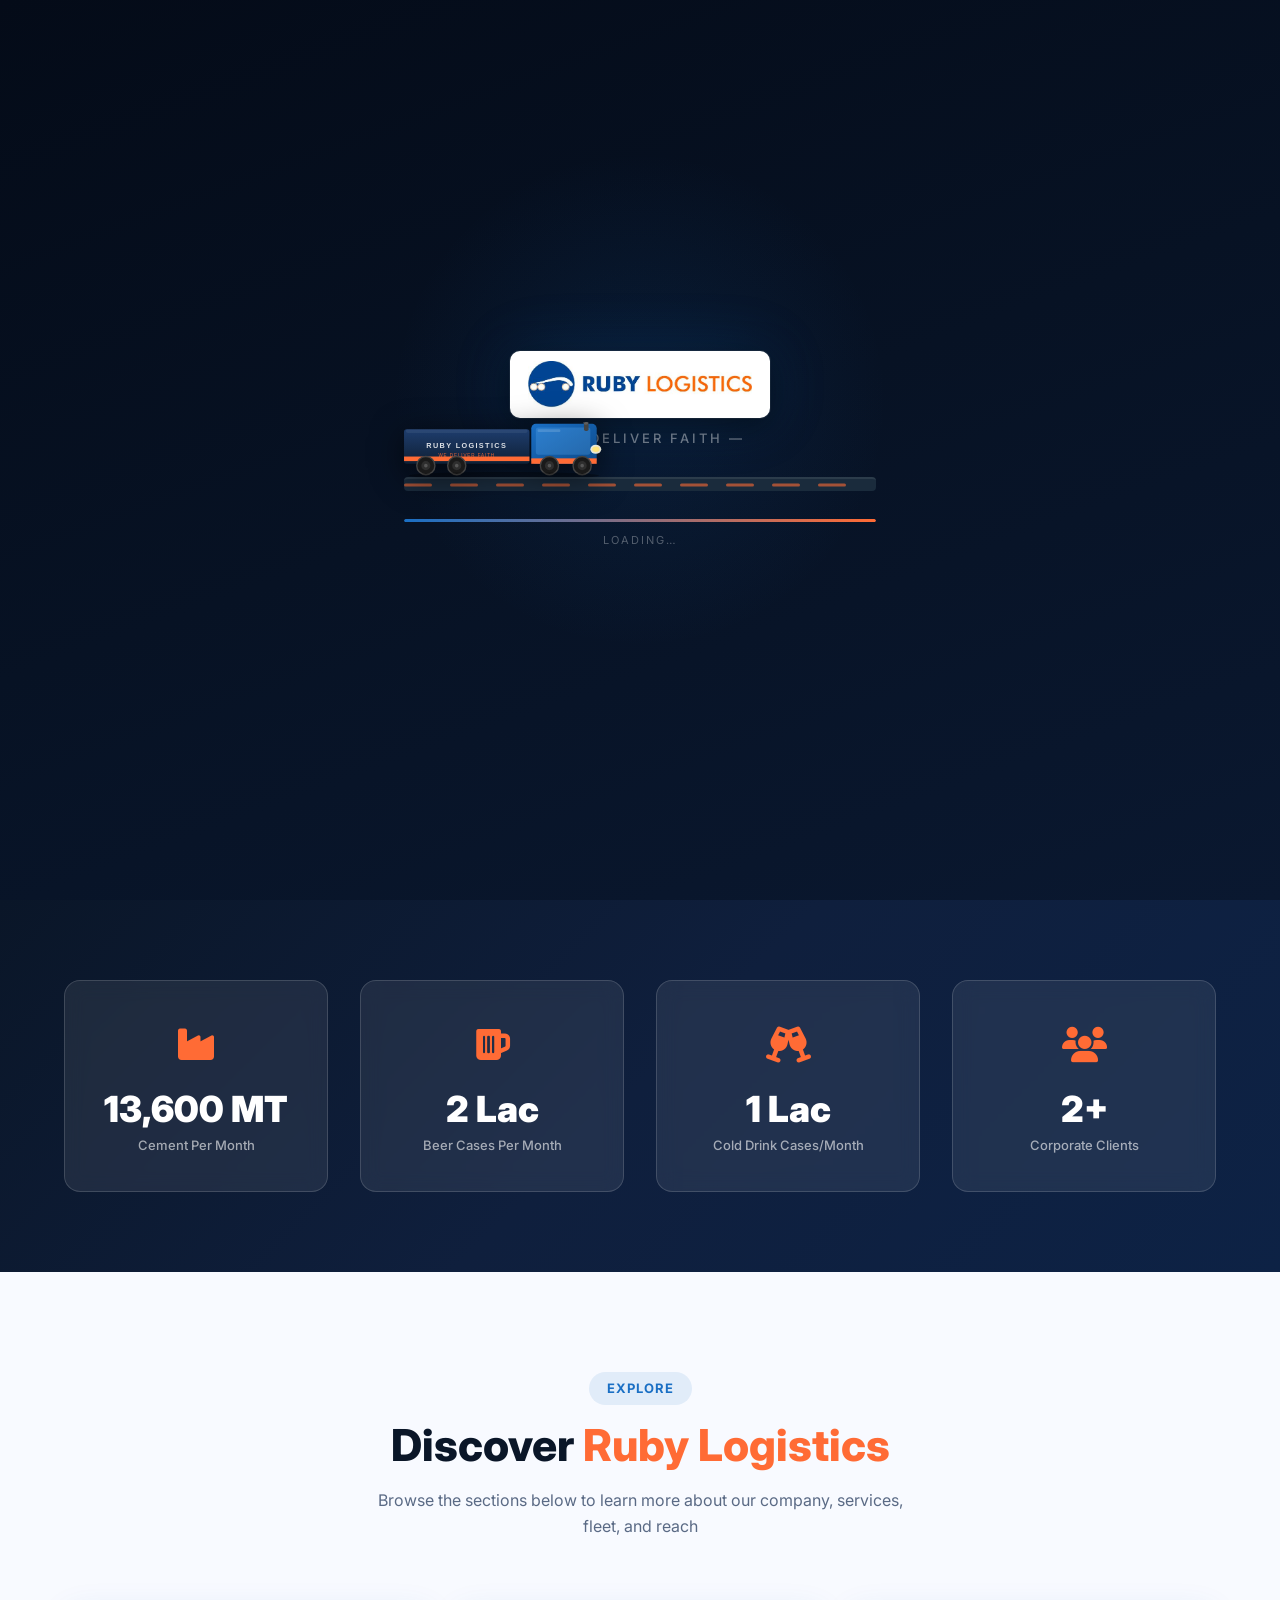
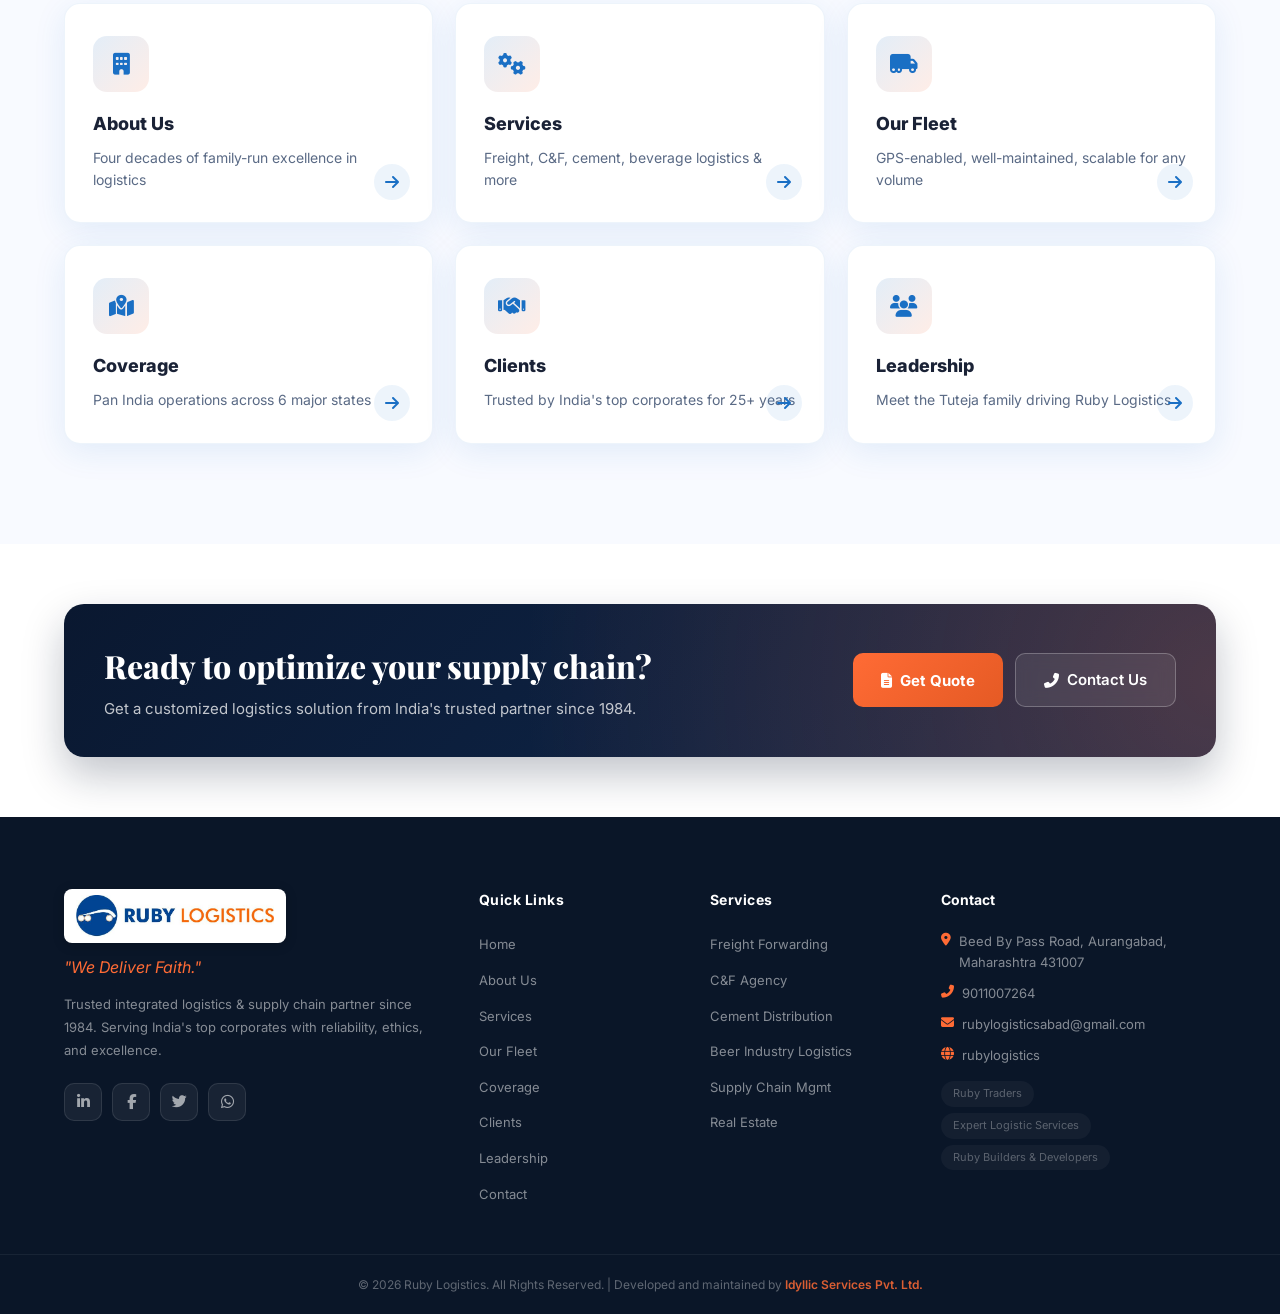
<file: website/index.html>
<!DOCTYPE html>
<html lang="en">
<head>
  <meta charset="UTF-8" />
  <meta name="viewport" content="width=device-width, initial-scale=1.0" />
  <meta name="description" content="Ruby Logistics - Trusted logistics and supply chain company with 40+ years experience. Pan India operations covering Maharashtra, Chhattisgarh, Punjab, Rajasthan, Odisha and Puducherry." />
  <meta name="keywords" content="Ruby Logistics, transport, logistics, Aurangabad, freight forwarding, cement distribution, beer logistics, supply chain" />
  <title>Ruby Logistics | We Deliver Faith</title>
  <link rel="preconnect" href="https://fonts.googleapis.com" />
  <link rel="preconnect" href="https://fonts.gstatic.com" crossorigin />
  <link href="https://fonts.googleapis.com/css2?family=Inter:wght@300;400;500;600;700;800;900&family=Playfair+Display:wght@700;800;900&display=swap" rel="stylesheet" />
  <link rel="stylesheet" href="https://cdnjs.cloudflare.com/ajax/libs/font-awesome/6.5.0/css/all.min.css" />
  <link rel="stylesheet" href="css/style.css" />
  <link rel="stylesheet" href="css/responsive.css" />
</head>
<body data-page="home">

  <!-- Preloader -->
  <div id="preloader">
    <div class="preloader-inner">
      <div class="pre-logo-wrap">
        <img src="images/logo_0.jpeg" alt="Ruby Logistics" class="pre-logo"/>
      </div>
      <p class="pre-tagline">— We Deliver Faith —</p>
      <div class="pre-road-wrap">
        <div class="pre-road">
          <div class="pre-dashes">
            <span></span><span></span><span></span><span></span><span></span>
            <span></span><span></span><span></span><span></span><span></span>
          </div>
        </div>
        <svg class="pre-truck" viewBox="0 0 220 60" xmlns="http://www.w3.org/2000/svg">
          <defs>
            <linearGradient id="pt" x1="0" y1="0" x2="0" y2="1">
              <stop offset="0%" stop-color="#1e3d6e"/>
              <stop offset="100%" stop-color="#0f2035"/>
            </linearGradient>
            <linearGradient id="pc" x1="0" y1="0" x2="1" y2="1">
              <stop offset="0%" stop-color="#1a6fc4"/>
              <stop offset="100%" stop-color="#0d4a8a"/>
            </linearGradient>
          </defs>
          <rect x="0" y="8" width="138" height="38" rx="3" fill="url(#pt)"/>
          <rect x="0" y="38" width="138" height="5" rx="0" fill="#FF6B35"/>
          <rect x="2" y="8" width="134" height="4" rx="2" fill="rgba(255,255,255,0.06)"/>
          <text x="69" y="29" font-family="Arial,sans-serif" font-size="8" font-weight="800" fill="rgba(255,255,255,0.85)" text-anchor="middle" letter-spacing="1.5">RUBY LOGISTICS</text>
          <text x="69" y="39" font-family="Arial,sans-serif" font-size="5" fill="rgba(255,107,53,0.9)" text-anchor="middle" letter-spacing="1">WE DELIVER FAITH</text>
          <rect x="140" y="2" width="72" height="44" rx="5" fill="url(#pc)"/>
          <rect x="145" y="6" width="60" height="30" rx="3" fill="rgba(100,181,246,0.25)"/>
          <rect x="147" y="8" width="25" height="3" rx="1" fill="rgba(255,255,255,0.15)"/>
          <rect x="140" y="40" width="72" height="6" rx="0" fill="#FF6B35"/>
          <rect x="198" y="0" width="5" height="10" rx="2" fill="#444"/>
          <circle class="ps1" cx="200" cy="0" r="3" fill="rgba(200,200,200,0.2)"/>
          <circle class="ps2" cx="201" cy="-5" r="4" fill="rgba(180,180,180,0.15)"/>
          <ellipse cx="211" cy="30" rx="6" ry="5" fill="#fff8e1" opacity="0.9"/>
          <ellipse cx="211" cy="30" rx="4" ry="3" fill="#FFE57F"/>
          <circle cx="24"  cy="48" r="10" fill="#1a1a1a" stroke="#444" stroke-width="1.5"/>
          <circle cx="24"  cy="48" r="5"  fill="#2e2e2e"/><circle cx="24"  cy="48" r="2" fill="#555"/>
          <circle cx="58"  cy="48" r="10" fill="#1a1a1a" stroke="#444" stroke-width="1.5"/>
          <circle cx="58"  cy="48" r="5"  fill="#2e2e2e"/><circle cx="58"  cy="48" r="2" fill="#555"/>
          <circle cx="160" cy="48" r="10" fill="#1a1a1a" stroke="#444" stroke-width="1.5"/>
          <circle cx="160" cy="48" r="5"  fill="#2e2e2e"/><circle cx="160" cy="48" r="2" fill="#555"/>
          <circle cx="196" cy="48" r="10" fill="#1a1a1a" stroke="#444" stroke-width="1.5"/>
          <circle cx="196" cy="48" r="5"  fill="#2e2e2e"/><circle cx="196" cy="48" r="2" fill="#555"/>
          <ellipse cx="110" cy="59" rx="105" ry="4" fill="rgba(0,0,0,0.3)"/>
        </svg>
      </div>
      <div class="pre-bar"><div class="pre-fill"></div></div>
      <p class="pre-percent">Loading…</p>
    </div>
  </div>

  <!-- Quote Modal -->
  <div id="quoteModal" class="modal-overlay" role="dialog" aria-modal="true" aria-label="Request a Quote">
    <div class="modal-box">
      <button class="modal-close" id="closeModal" aria-label="Close">&times;</button>
      <div class="modal-header">
        <div class="modal-icon"><i class="fas fa-file-invoice"></i></div>
        <h3>Request a Quote</h3>
        <p>Get a customized logistics solution in 24 hours</p>
      </div>
      <form class="modal-form" id="quoteForm">
        <div class="form-row">
          <div class="form-group">
            <label>Full Name *</label>
            <input type="text" placeholder="Your Name" required />
          </div>
          <div class="form-group">
            <label>Phone Number *</label>
            <input type="tel" placeholder="+91 XXXXX XXXXX" required />
          </div>
        </div>
        <div class="form-group">
          <label>Email Address</label>
          <input type="email" placeholder="your@email.com" />
        </div>
        <div class="form-group">
          <label>Service Required *</label>
          <select required>
            <option value="">Select Service</option>
            <option>Freight Forwarding &amp; Transportation</option>
            <option>Clearing &amp; Forwarding (C&amp;F)</option>
            <option>Cement Distribution</option>
            <option>Beer Industry Logistics</option>
            <option>Supply Chain Management</option>
            <option>Real Estate Development</option>
          </select>
        </div>
        <div class="form-group">
          <label>Your Requirement</label>
          <textarea placeholder="Describe your logistics requirement..." rows="3"></textarea>
        </div>
        <button type="submit" class="btn-submit">
          <i class="fas fa-paper-plane"></i> Send Request
        </button>
      </form>
    </div>
  </div>

  <!-- Navigation -->
  <nav id="navbar">
    <div class="nav-container">
      <a href="index.html" class="nav-logo">
        <img src="images/logo_0.jpeg" alt="Ruby Logistics" class="nav-logo-img-real"/>
      </a>
      <ul class="nav-links" id="navLinks">
        <li><a href="index.html" class="nav-link" data-page="home">Home</a></li>
        <li><a href="about.html" class="nav-link" data-page="about">About</a></li>
        <li><a href="services.html" class="nav-link" data-page="services">Services</a></li>
        <li><a href="fleet.html" class="nav-link" data-page="fleet">Fleet</a></li>
        <li><a href="coverage.html" class="nav-link" data-page="coverage">Coverage</a></li>
        <li><a href="clients.html" class="nav-link" data-page="clients">Clients</a></li>
        <li><a href="team.html" class="nav-link" data-page="team">Team</a></li>
        <li><a href="contact.html" class="nav-link" data-page="contact">Contact</a></li>
      </ul>
      <div class="nav-actions">
        <button class="btn-quote-nav" id="openModalNav">Get Quote</button>
        <button class="hamburger" id="hamburger" aria-label="Menu">
          <span></span><span></span><span></span>
        </button>
      </div>
    </div>
  </nav>

  <!-- Mobile Menu -->
  <div class="mobile-menu" id="mobileMenu">
    <div class="mobile-menu-inner">
      <ul>
        <li><a href="index.html" class="mob-link" data-page="home">Home</a></li>
        <li><a href="about.html" class="mob-link" data-page="about">About</a></li>
        <li><a href="services.html" class="mob-link" data-page="services">Services</a></li>
        <li><a href="fleet.html" class="mob-link" data-page="fleet">Fleet</a></li>
        <li><a href="coverage.html" class="mob-link" data-page="coverage">Coverage</a></li>
        <li><a href="clients.html" class="mob-link" data-page="clients">Clients</a></li>
        <li><a href="team.html" class="mob-link" data-page="team">Team</a></li>
        <li><a href="contact.html" class="mob-link" data-page="contact">Contact</a></li>
      </ul>
      <button class="btn-quote-mob" id="openModalMob">Get a Quote</button>
    </div>
  </div>

  <!-- ==================== HERO ==================== -->
  <section id="home" class="hero">
    <div class="hero-bg">
      <div class="hero-overlay"></div>
      <div class="hero-particles" id="particles"></div>
    </div>

    <div class="hero-inner container">
      <div class="hero-content">
        <div class="hero-badge animate-fade-up" data-delay="0">
          <i class="fas fa-shield-alt"></i> Trusted Since 1984 &bull; 40+ Years of Excellence
        </div>
        <h1 class="hero-title animate-fade-up" data-delay="100">
          <span class="title-we">We Deliver</span>
          <span class="title-faith">Faith.</span>
        </h1>
        <p class="hero-sub animate-fade-up" data-delay="250">
          India's most reliable integrated logistics &amp; supply chain partner. From Marathwada to Pan India, we move what matters.
        </p>
        <div class="hero-ctas animate-fade-up" data-delay="400">
          <button class="btn-primary" id="openModalHero">
            <i class="fas fa-file-alt"></i> Get Quote
          </button>
          <a href="contact.html" class="btn-secondary">
            <i class="fas fa-phone-alt"></i> Contact Us
          </a>
        </div>

        <div class="hero-stats animate-fade-up" data-delay="550">
          <div class="stat-card">
            <div class="stat-number"><span class="counter" data-target="40">0</span>+</div>
            <div class="stat-label">Years Experience</div>
          </div>
          <div class="stat-divider"></div>
          <div class="stat-card">
            <div class="stat-number">Pan</div>
            <div class="stat-label">India Operations</div>
          </div>
          <div class="stat-divider"></div>
          <div class="stat-card">
            <div class="stat-number"><span class="counter" data-target="8">0</span>+</div>
            <div class="stat-label">Corporate Clients</div>
          </div>
        </div>
      </div>

      <div class="hero-visual animate-fade-up" data-delay="200">
        <div class="hero-visual-inner">
          <div class="visual-ring vr1"></div>
          <div class="visual-ring vr2"></div>
          <div class="road-scene">
            <div class="badges-row">
              <div class="float-badge fb1">
                <i class="fas fa-satellite-dish"></i>
                <span>GPS Live Tracking</span>
              </div>
              <div class="float-badge fb2">
                <i class="fas fa-shield-alt"></i>
                <span>Fully Insured</span>
              </div>
              <div class="float-badge fb3">
                <i class="fas fa-clock"></i>
                <span>On-Time Delivery</span>
              </div>
            </div>
            <div class="truck-scene">
              <svg class="hero-truck-svg" viewBox="0 0 560 200" xmlns="http://www.w3.org/2000/svg">
                <defs>
                  <linearGradient id="trailerGrad" x1="0" y1="0" x2="0" y2="1">
                    <stop offset="0%" stop-color="#1e3a5f"/>
                    <stop offset="100%" stop-color="#0f2035"/>
                  </linearGradient>
                  <linearGradient id="cabGrad" x1="0" y1="0" x2="1" y2="1">
                    <stop offset="0%" stop-color="#1a6fc4"/>
                    <stop offset="100%" stop-color="#0d4a8a"/>
                  </linearGradient>
                  <linearGradient id="roadGrad" x1="0" y1="0" x2="0" y2="1">
                    <stop offset="0%" stop-color="#1a2b3c"/>
                    <stop offset="100%" stop-color="#0f1e2a"/>
                  </linearGradient>
                  <linearGradient id="wheelHubGrad" x1="0" y1="0" x2="1" y2="1">
                    <stop offset="0%" stop-color="#555"/>
                    <stop offset="100%" stop-color="#222"/>
                  </linearGradient>
                  <filter id="truckGlow">
                    <feDropShadow dx="0" dy="8" stdDeviation="8" flood-color="rgba(0,0,0,0.6)"/>
                  </filter>
                </defs>
                <rect x="0" y="148" width="560" height="52" fill="url(#roadGrad)" rx="0"/>
                <rect x="0" y="148" width="560" height="3" fill="rgba(255,255,255,0.12)"/>
                <g class="road-dash-group">
                  <rect x="0"   y="172" width="70" height="5" rx="2.5" fill="rgba(255,107,53,0.6)"/>
                  <rect x="110" y="172" width="70" height="5" rx="2.5" fill="rgba(255,107,53,0.6)"/>
                  <rect x="220" y="172" width="70" height="5" rx="2.5" fill="rgba(255,107,53,0.6)"/>
                  <rect x="330" y="172" width="70" height="5" rx="2.5" fill="rgba(255,107,53,0.6)"/>
                  <rect x="440" y="172" width="70" height="5" rx="2.5" fill="rgba(255,107,53,0.6)"/>
                </g>
                <rect x="0" y="196" width="560" height="4" fill="rgba(255,255,255,0.05)"/>
                <g class="truck-body-group" filter="url(#truckGlow)">
                  <rect x="4" y="55" width="350" height="90" rx="5" fill="url(#trailerGrad)"/>
                  <rect x="6" y="55" width="346" height="7" rx="3" fill="rgba(255,255,255,0.07)"/>
                  <rect x="4" y="134" width="350" height="11" rx="0" fill="#FF6B35"/>
                  <line x1="90"  y1="58" x2="90"  y2="143" stroke="rgba(255,255,255,0.05)" stroke-width="1.5"/>
                  <line x1="180" y1="58" x2="180" y2="143" stroke="rgba(255,255,255,0.05)" stroke-width="1.5"/>
                  <line x1="270" y1="58" x2="270" y2="143" stroke="rgba(255,255,255,0.05)" stroke-width="1.5"/>
                  <rect x="350" y="100" width="14" height="22" rx="3" fill="#2a4060"/>
                  <text x="179" y="108" font-family="Arial,sans-serif" font-size="18" fill="rgba(255,255,255,0.92)" font-weight="800" text-anchor="middle" letter-spacing="3">RUBY LOGISTICS</text>
                  <text x="179" y="128" font-family="Arial,sans-serif" font-size="10" fill="rgba(255,107,53,0.8)" text-anchor="middle" letter-spacing="2.5">WE DELIVER FAITH</text>
                  <rect x="362" y="30" width="168" height="115" rx="8" fill="url(#cabGrad)"/>
                  <path d="M362 38 Q420 20 530 30 L530 38 Z" fill="rgba(255,255,255,0.06)"/>
                  <rect x="372" y="38" width="140" height="72" rx="6" fill="rgba(100,181,246,0.28)"/>
                  <line x1="442" y1="38" x2="442" y2="110" stroke="rgba(255,255,255,0.15)" stroke-width="2"/>
                  <rect x="374" y="40" width="60" height="5" rx="2" fill="rgba(255,255,255,0.18)"/>
                  <rect x="362" y="134" width="168" height="11" rx="0" fill="#FF6B35"/>
                  <line x1="400" y1="90" x2="430" y2="90" stroke="rgba(255,255,255,0.2)" stroke-width="2" stroke-linecap="round"/>
                  <rect x="524" y="42" width="22" height="12" rx="3" fill="#0d3a70"/>
                  <line x1="524" y1="48" x2="535" y2="42" stroke="#0d3a70" stroke-width="3"/>
                  <rect x="500" y="8" width="10" height="30" rx="5" fill="#3a3a3a"/>
                  <rect x="498" y="6" width="14" height="6" rx="3" fill="#444"/>
                  <circle class="smoke s1" cx="505" cy="5" r="6" fill="rgba(200,200,200,0.25)"/>
                  <circle class="smoke s2" cx="507" cy="-4" r="9" fill="rgba(180,180,180,0.15)"/>
                  <circle class="smoke s3" cx="503" cy="-14" r="12" fill="rgba(160,160,160,0.1)"/>
                  <rect x="527" y="88" width="6" height="18" rx="1" fill="#0d3a70"/>
                  <ellipse cx="532" cy="100" rx="12" ry="9" fill="#fff8e1" opacity="0.95"/>
                  <ellipse cx="532" cy="100" rx="8" ry="6" fill="#FFE57F"/>
                  <polygon points="544,92 560,82 560,118 544,108" fill="rgba(255,248,200,0.06)"/>
                  <ellipse cx="532" cy="118" rx="6" ry="4" fill="#fff8e1" opacity="0.5"/>
                  <circle cx="55"  cy="148" r="21" fill="#1a1a1a" stroke="#3a3a3a" stroke-width="2.5"/>
                  <circle cx="55"  cy="148" r="13" fill="url(#wheelHubGrad)"/>
                  <circle cx="55"  cy="148" r="5"  fill="#555"/>
                  <circle cx="100" cy="148" r="21" fill="#1a1a1a" stroke="#3a3a3a" stroke-width="2.5"/>
                  <circle cx="100" cy="148" r="13" fill="url(#wheelHubGrad)"/>
                  <circle cx="100" cy="148" r="5"  fill="#555"/>
                  <circle cx="228" cy="148" r="21" fill="#1a1a1a" stroke="#3a3a3a" stroke-width="2.5"/>
                  <circle cx="228" cy="148" r="13" fill="url(#wheelHubGrad)"/>
                  <circle cx="228" cy="148" r="5"  fill="#555"/>
                  <circle cx="273" cy="148" r="21" fill="#1a1a1a" stroke="#3a3a3a" stroke-width="2.5"/>
                  <circle cx="273" cy="148" r="13" fill="url(#wheelHubGrad)"/>
                  <circle cx="273" cy="148" r="5"  fill="#555"/>
                  <circle cx="418" cy="148" r="21" fill="#1a1a1a" stroke="#3a3a3a" stroke-width="2.5"/>
                  <circle cx="418" cy="148" r="13" fill="url(#wheelHubGrad)"/>
                  <circle cx="418" cy="148" r="5"  fill="#555"/>
                  <circle cx="494" cy="148" r="21" fill="#1a1a1a" stroke="#3a3a3a" stroke-width="2.5"/>
                  <circle cx="494" cy="148" r="13" fill="url(#wheelHubGrad)"/>
                  <circle cx="494" cy="148" r="5"  fill="#555"/>
                  <ellipse cx="280" cy="170" rx="270" ry="7" fill="rgba(0,0,0,0.35)"/>
                </g>
              </svg>
              <div class="wheel-dust"></div>
            </div>
            <div class="route-dots">
              <span class="rdot active" title="Aurangabad HQ"></span>
              <span class="rdot" title="Pune"></span>
              <span class="rdot" title="Mumbai"></span>
              <span class="rdot" title="Nagpur"></span>
              <span class="rdot" title="Raipur"></span>
            </div>
          </div>
        </div>
      </div>
    </div>
  </section>

  <!-- ==================== TURNOVER STATS ==================== -->
  <section class="turnover-section">
    <div class="container">
      <div class="turnover-grid">
        <div class="turnover-card" data-aos="zoom-in" data-aos-delay="0">
          <div class="t-icon"><i class="fas fa-industry"></i></div>
          <div class="t-value"><span class="counter2" data-target="50000">0</span> MT</div>
          <div class="t-label">Cement Per Month</div>
        </div>
        <div class="turnover-card" data-aos="zoom-in" data-aos-delay="100">
          <div class="t-icon"><i class="fas fa-beer"></i></div>
          <div class="t-value"><span class="counter2" data-target="10">0</span> Lac</div>
          <div class="t-label">Beer Cases Per Month</div>
        </div>
        <div class="turnover-card" data-aos="zoom-in" data-aos-delay="200">
          <div class="t-icon"><i class="fas fa-glass-cheers"></i></div>
          <div class="t-value"><span class="counter2" data-target="5">0</span> Lac</div>
          <div class="t-label">Cold Drink Cases/Month</div>
        </div>
        <div class="turnover-card" data-aos="zoom-in" data-aos-delay="300">
          <div class="t-icon"><i class="fas fa-users"></i></div>
          <div class="t-value"><span class="counter2" data-target="8">0</span>+</div>
          <div class="t-label">Corporate Clients</div>
        </div>
      </div>
    </div>
  </section>

  <!-- ==================== HOME EXPLORE GRID ==================== -->
  <section class="section home-explore">
    <div class="container">
      <div class="section-header" data-aos="fade-up">
        <div class="section-tag">Explore</div>
        <h2 class="section-title">Discover <span class="highlight-orange">Ruby Logistics</span></h2>
        <p class="section-sub">Browse the sections below to learn more about our company, services, fleet, and reach</p>
      </div>
      <div class="explore-grid">
        <a href="about.html" class="explore-card" data-aos="fade-up" data-aos-delay="0">
          <div class="explore-icon"><i class="fas fa-building"></i></div>
          <h3>About Us</h3>
          <p>Four decades of family-run excellence in logistics</p>
          <span class="explore-arrow"><i class="fas fa-arrow-right"></i></span>
        </a>
        <a href="services.html" class="explore-card" data-aos="fade-up" data-aos-delay="80">
          <div class="explore-icon"><i class="fas fa-cogs"></i></div>
          <h3>Services</h3>
          <p>Freight, C&amp;F, cement, beverage logistics &amp; more</p>
          <span class="explore-arrow"><i class="fas fa-arrow-right"></i></span>
        </a>
        <a href="fleet.html" class="explore-card" data-aos="fade-up" data-aos-delay="160">
          <div class="explore-icon"><i class="fas fa-truck-moving"></i></div>
          <h3>Our Fleet</h3>
          <p>GPS-enabled, well-maintained, scalable for any volume</p>
          <span class="explore-arrow"><i class="fas fa-arrow-right"></i></span>
        </a>
        <a href="coverage.html" class="explore-card" data-aos="fade-up" data-aos-delay="240">
          <div class="explore-icon"><i class="fas fa-map-marked-alt"></i></div>
          <h3>Coverage</h3>
          <p>Pan India operations across 6 major states</p>
          <span class="explore-arrow"><i class="fas fa-arrow-right"></i></span>
        </a>
        <a href="clients.html" class="explore-card" data-aos="fade-up" data-aos-delay="320">
          <div class="explore-icon"><i class="fas fa-handshake"></i></div>
          <h3>Clients</h3>
          <p>Trusted by India's top corporates for 25+ years</p>
          <span class="explore-arrow"><i class="fas fa-arrow-right"></i></span>
        </a>
        <a href="team.html" class="explore-card" data-aos="fade-up" data-aos-delay="400">
          <div class="explore-icon"><i class="fas fa-users"></i></div>
          <h3>Leadership</h3>
          <p>Meet the Tuteja family driving Ruby Logistics</p>
          <span class="explore-arrow"><i class="fas fa-arrow-right"></i></span>
        </a>
      </div>
    </div>
  </section>

  <!-- ==================== CTA STRIP ==================== -->
  <section class="section cta-strip-section">
    <div class="container">
      <div class="cta-strip" data-aos="zoom-in">
        <div>
          <h2>Ready to optimize your supply chain?</h2>
          <p>Get a customized logistics solution from India's trusted partner since 1984.</p>
        </div>
        <div class="cta-strip-actions">
          <button class="btn-primary" id="openModalCta"><i class="fas fa-file-alt"></i> Get Quote</button>
          <a href="contact.html" class="btn-secondary"><i class="fas fa-phone-alt"></i> Contact Us</a>
        </div>
      </div>
    </div>
  </section>

  <!-- ==================== FOOTER ==================== -->
  <footer class="footer">
    <div class="footer-top">
      <div class="container">
        <div class="footer-grid">
          <div class="footer-brand">
            <div class="footer-logo">
              <img src="images/logo_0.jpeg" alt="Ruby Logistics" class="footer-logo-img-real"/>
            </div>
            <p class="footer-tagline">"We Deliver Faith."</p>
            <p class="footer-desc">Trusted integrated logistics &amp; supply chain partner since 1984. Serving India's top corporates with reliability, ethics, and excellence.</p>
            <div class="footer-social">
              <a href="#" aria-label="LinkedIn"><i class="fab fa-linkedin-in"></i></a>
              <a href="#" aria-label="Facebook"><i class="fab fa-facebook-f"></i></a>
              <a href="#" aria-label="Twitter"><i class="fab fa-twitter"></i></a>
              <a href="https://wa.me/919011007264" aria-label="WhatsApp" target="_blank" rel="noopener"><i class="fab fa-whatsapp"></i></a>
            </div>
          </div>

          <div class="footer-links-col">
            <h4>Quick Links</h4>
            <ul>
              <li><a href="index.html">Home</a></li>
              <li><a href="about.html">About Us</a></li>
              <li><a href="services.html">Services</a></li>
              <li><a href="fleet.html">Our Fleet</a></li>
              <li><a href="coverage.html">Coverage</a></li>
              <li><a href="clients.html">Clients</a></li>
              <li><a href="team.html">Leadership</a></li>
              <li><a href="contact.html">Contact</a></li>
            </ul>
          </div>

          <div class="footer-links-col">
            <h4>Services</h4>
            <ul>
              <li><a href="services.html#freight">Freight Forwarding</a></li>
              <li><a href="services.html#cf">C&amp;F Agency</a></li>
              <li><a href="services.html#cement">Cement Distribution</a></li>
              <li><a href="services.html#beer">Beer Industry Logistics</a></li>
              <li><a href="services.html#scm">Supply Chain Mgmt</a></li>
              <li><a href="services.html#realestate">Real Estate</a></li>
            </ul>
          </div>

          <div class="footer-contact-col">
            <h4>Contact</h4>
            <p><i class="fas fa-map-marker-alt"></i> Beed By Pass Road, Aurangabad, Maharashtra 431007</p>
            <p><i class="fas fa-phone-alt"></i> <a href="tel:9011007264">9011007264</a></p>
            <p><i class="fas fa-envelope"></i> <a href="mailto:rubylogisticsabad@gmail.com">rubylogisticsabad@gmail.com</a></p>
            <p><i class="fas fa-globe"></i> <a href="https://ruby-logistics-transport-prnt.vercel.app/" target="_blank" rel="noopener">rubylogistics</a></p>
            <div class="footer-entities">
              <span>Ruby Traders</span>
              <span>Expert Logistic Services</span>
              <span>Ruby Builders &amp; Developers</span>
            </div>
          </div>
        </div>
      </div>
    </div>
    <div class="footer-bottom">
      <div class="container">
        <p>&copy; 2026 Ruby Logistics. All Rights Reserved. | Developed and maintained by <a href="https://idyllicservices.in/" target="_blank" rel="noopener" class="credit-link">Idyllic Services Pvt. Ltd.</a></p>
      </div>
    </div>
  </footer>

  <!-- WhatsApp Button -->
  <a href="https://wa.me/919011007264?text=Hello%20Ruby%20Logistics%2C%20I%20need%20logistics%20services." class="whatsapp-btn" target="_blank" rel="noopener" aria-label="Chat on WhatsApp">
    <i class="fab fa-whatsapp"></i>
    <span class="wa-tooltip">Chat with us!</span>
  </a>

  <button class="back-to-top" id="backToTop" aria-label="Back to top">
    <i class="fas fa-chevron-up"></i>
  </button>

  <script src="js/main.js"></script>
</body>
</html>
</file>
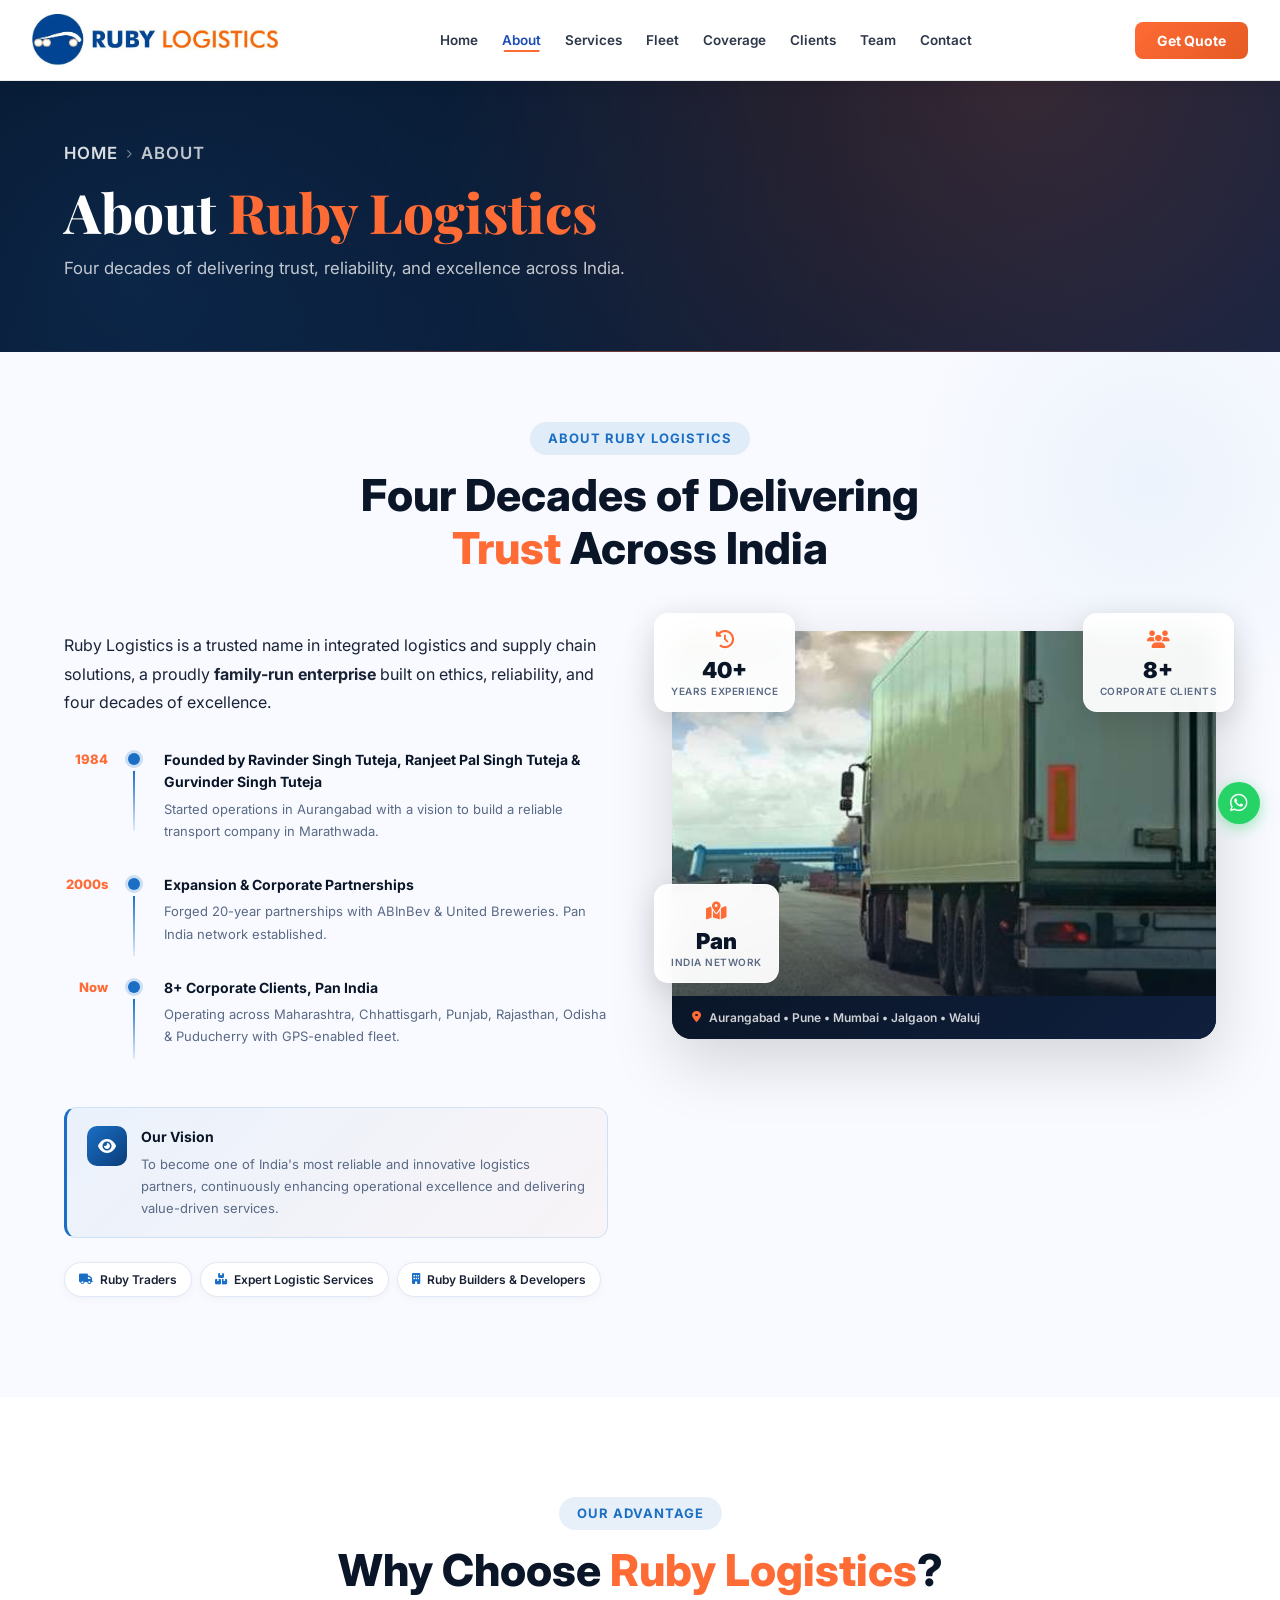
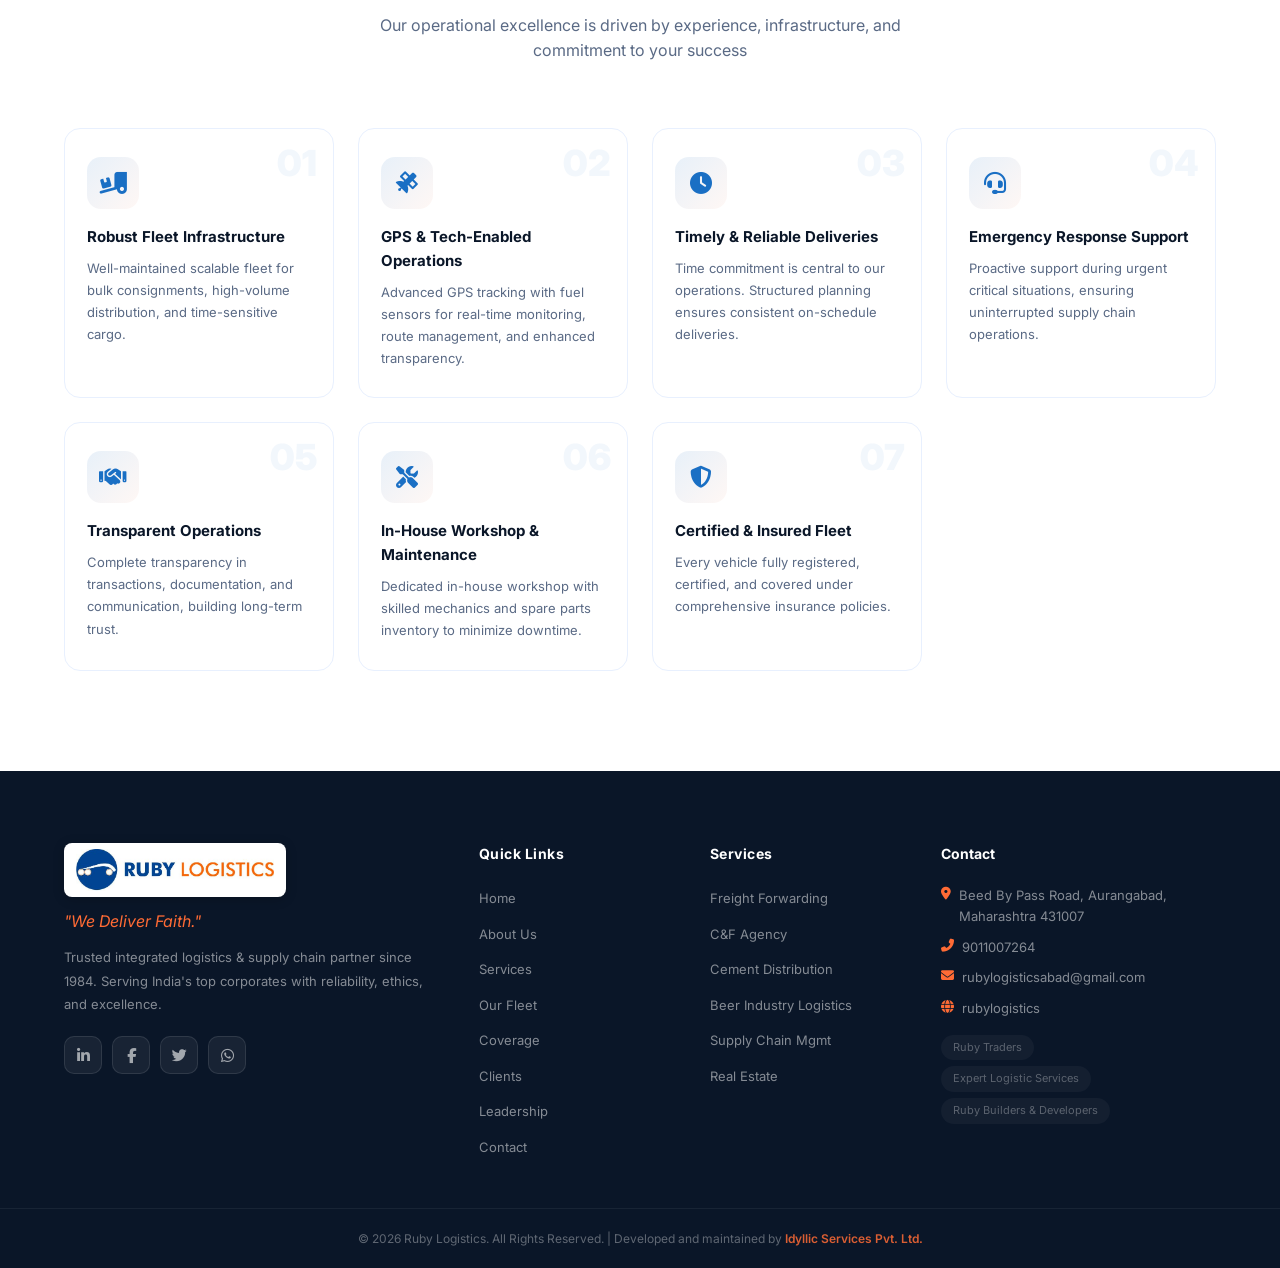
<file: website/about.html>
<!DOCTYPE html>
<html lang="en">
<head>
  <meta charset="UTF-8" />
  <meta name="viewport" content="width=device-width, initial-scale=1.0" />
  <meta name="description" content="About Ruby Logistics - Family-run integrated logistics company since 1984, founded in Aurangabad with a vision to deliver trust across India." />
  <title>About Us | Ruby Logistics</title>
  <link rel="preconnect" href="https://fonts.googleapis.com" />
  <link rel="preconnect" href="https://fonts.gstatic.com" crossorigin />
  <link href="https://fonts.googleapis.com/css2?family=Inter:wght@300;400;500;600;700;800;900&family=Playfair+Display:wght@700;800;900&display=swap" rel="stylesheet" />
  <link rel="stylesheet" href="https://cdnjs.cloudflare.com/ajax/libs/font-awesome/6.5.0/css/all.min.css" />
  <link rel="stylesheet" href="css/style.css" />
  <link rel="stylesheet" href="css/responsive.css" />
</head>
<body data-page="about">

  <!-- Quote Modal -->
  <div id="quoteModal" class="modal-overlay" role="dialog" aria-modal="true" aria-label="Request a Quote">
    <div class="modal-box">
      <button class="modal-close" id="closeModal" aria-label="Close">&times;</button>
      <div class="modal-header">
        <div class="modal-icon"><i class="fas fa-file-invoice"></i></div>
        <h3>Request a Quote</h3>
        <p>Get a customized logistics solution in 24 hours</p>
      </div>
      <form class="modal-form" id="quoteForm">
        <div class="form-row">
          <div class="form-group">
            <label>Full Name *</label>
            <input type="text" placeholder="Your Name" required />
          </div>
          <div class="form-group">
            <label>Phone Number *</label>
            <input type="tel" placeholder="+91 XXXXX XXXXX" required />
          </div>
        </div>
        <div class="form-group">
          <label>Email Address</label>
          <input type="email" placeholder="your@email.com" />
        </div>
        <div class="form-group">
          <label>Service Required *</label>
          <select required>
            <option value="">Select Service</option>
            <option>Freight Forwarding &amp; Transportation</option>
            <option>Clearing &amp; Forwarding (C&amp;F)</option>
            <option>Cement Distribution</option>
            <option>Beer Industry Logistics</option>
            <option>Supply Chain Management</option>
            <option>Real Estate Development</option>
          </select>
        </div>
        <div class="form-group">
          <label>Your Requirement</label>
          <textarea placeholder="Describe your logistics requirement..." rows="3"></textarea>
        </div>
        <button type="submit" class="btn-submit">
          <i class="fas fa-paper-plane"></i> Send Request
        </button>
      </form>
    </div>
  </div>

  <!-- Navigation -->
  <nav id="navbar" class="navbar-solid">
    <div class="nav-container">
      <a href="index.html" class="nav-logo">
        <img src="images/logo_0.jpeg" alt="Ruby Logistics" class="nav-logo-img-real"/>
      </a>
      <ul class="nav-links" id="navLinks">
        <li><a href="index.html" class="nav-link" data-page="home">Home</a></li>
        <li><a href="about.html" class="nav-link" data-page="about">About</a></li>
        <li><a href="services.html" class="nav-link" data-page="services">Services</a></li>
        <li><a href="fleet.html" class="nav-link" data-page="fleet">Fleet</a></li>
        <li><a href="coverage.html" class="nav-link" data-page="coverage">Coverage</a></li>
        <li><a href="clients.html" class="nav-link" data-page="clients">Clients</a></li>
        <li><a href="team.html" class="nav-link" data-page="team">Team</a></li>
        <li><a href="contact.html" class="nav-link" data-page="contact">Contact</a></li>
      </ul>
      <div class="nav-actions">
        <button class="btn-quote-nav" id="openModalNav">Get Quote</button>
        <button class="hamburger" id="hamburger" aria-label="Menu">
          <span></span><span></span><span></span>
        </button>
      </div>
    </div>
  </nav>

  <!-- Mobile Menu -->
  <div class="mobile-menu" id="mobileMenu">
    <div class="mobile-menu-inner">
      <ul>
        <li><a href="index.html" class="mob-link" data-page="home">Home</a></li>
        <li><a href="about.html" class="mob-link" data-page="about">About</a></li>
        <li><a href="services.html" class="mob-link" data-page="services">Services</a></li>
        <li><a href="fleet.html" class="mob-link" data-page="fleet">Fleet</a></li>
        <li><a href="coverage.html" class="mob-link" data-page="coverage">Coverage</a></li>
        <li><a href="clients.html" class="mob-link" data-page="clients">Clients</a></li>
        <li><a href="team.html" class="mob-link" data-page="team">Team</a></li>
        <li><a href="contact.html" class="mob-link" data-page="contact">Contact</a></li>
      </ul>
      <button class="btn-quote-mob" id="openModalMob">Get a Quote</button>
    </div>
  </div>

  <!-- ==================== PAGE BANNER ==================== -->
  <section class="page-banner">
    <div class="container">
      <p class="page-crumb"><a href="index.html">Home</a> <i class="fas fa-chevron-right"></i> About</p>
      <h1>About <span class="highlight-orange">Ruby Logistics</span></h1>
      <p>Four decades of delivering trust, reliability, and excellence across India.</p>
    </div>
  </section>

  <!-- ==================== ABOUT ==================== -->
  <section id="about" class="section about-section">
    <div class="container">
      <div class="about-top" data-aos="fade-up">
        <div class="section-tag">About Ruby Logistics</div>
        <h2 class="section-title">Four Decades of Delivering <span class="highlight-orange">Trust</span> Across India</h2>
      </div>

      <div class="about-grid-new">
        <div class="about-left" data-aos="fade-right">
          <p class="about-lead">Ruby Logistics is a trusted name in integrated logistics and supply chain solutions, a proudly <strong>family-run enterprise</strong> built on ethics, reliability, and four decades of excellence.</p>

          <div class="about-timeline">
            <div class="atl-item">
              <div class="atl-year">1984</div>
              <div class="atl-line"><span></span></div>
              <div class="atl-text">
                <strong>Founded by Ravinder Singh Tuteja, Ranjeet Pal Singh Tuteja &amp; Gurvinder Singh Tuteja</strong>
                <p>Started operations in Aurangabad with a vision to build a reliable transport company in Marathwada.</p>
              </div>
            </div>
            <div class="atl-item">
              <div class="atl-year">2000s</div>
              <div class="atl-line"><span></span></div>
              <div class="atl-text">
                <strong>Expansion &amp; Corporate Partnerships</strong>
                <p>Forged 20-year partnerships with ABInBev &amp; United Breweries. Pan India network established.</p>
              </div>
            </div>
            <div class="atl-item">
              <div class="atl-year">Now</div>
              <div class="atl-line"><span></span></div>
              <div class="atl-text">
                <strong>8+ Corporate Clients, Pan India</strong>
                <p>Operating across Maharashtra, Chhattisgarh, Punjab, Rajasthan, Odisha &amp; Puducherry with GPS-enabled fleet.</p>
              </div>
            </div>
          </div>

          <div class="about-vision">
            <div class="vision-icon"><i class="fas fa-eye"></i></div>
            <div>
              <strong>Our Vision</strong>
              <p>To become one of India's most reliable and innovative logistics partners, continuously enhancing operational excellence and delivering value-driven services.</p>
            </div>
          </div>

          <div class="about-entities">
            <div class="entity-badge"><i class="fas fa-truck"></i> Ruby Traders</div>
            <div class="entity-badge"><i class="fas fa-boxes"></i> Expert Logistic Services</div>
            <div class="entity-badge"><i class="fas fa-building"></i> Ruby Builders &amp; Developers</div>
          </div>
        </div>

        <div class="about-right" data-aos="fade-left">
          <div class="about-img-stack">
            <div class="about-main-img">
              <img src="images/logo_1.jpeg" alt="Ruby Logistics Fleet on highway" loading="lazy" />
              <div class="about-img-overlay"></div>
            </div>
            <div class="about-stat-card asc-tl" data-aos="zoom-in" data-aos-delay="200">
              <div class="asc-icon"><i class="fas fa-history"></i></div>
              <div class="asc-val">40+</div>
              <div class="asc-label">Years Experience</div>
            </div>
            <div class="about-stat-card asc-tr" data-aos="zoom-in" data-aos-delay="350">
              <div class="asc-icon"><i class="fas fa-users"></i></div>
              <div class="asc-val">8+</div>
              <div class="asc-label">Corporate Clients</div>
            </div>
            <div class="about-stat-card asc-bl" data-aos="zoom-in" data-aos-delay="500">
              <div class="asc-icon"><i class="fas fa-map-marked-alt"></i></div>
              <div class="asc-val">Pan</div>
              <div class="asc-label">India Network</div>
            </div>
            <div class="about-cities-strip">
              <i class="fas fa-map-marker-alt"></i>
              <span>Aurangabad &bull; Pune &bull; Mumbai &bull; Jalgaon &bull; Waluj</span>
            </div>
          </div>
        </div>
      </div>
    </div>
  </section>

  <!-- ==================== STRENGTHS ==================== -->
  <section id="strengths" class="section strengths-section">
    <div class="container">
      <div class="section-header" data-aos="fade-up">
        <div class="section-tag">Our Advantage</div>
        <h2 class="section-title">Why Choose <span class="highlight-orange">Ruby Logistics</span>?</h2>
        <p class="section-sub">Our operational excellence is driven by experience, infrastructure, and commitment to your success</p>
      </div>

      <div class="strengths-grid">
        <div class="strength-item" data-aos="fade-up" data-aos-delay="0">
          <div class="strength-num">01</div>
          <div class="strength-icon"><i class="fas fa-truck-loading"></i></div>
          <h4>Robust Fleet Infrastructure</h4>
          <p>Well-maintained scalable fleet for bulk consignments, high-volume distribution, and time-sensitive cargo.</p>
        </div>
        <div class="strength-item" data-aos="fade-up" data-aos-delay="80">
          <div class="strength-num">02</div>
          <div class="strength-icon"><i class="fas fa-satellite"></i></div>
          <h4>GPS &amp; Tech-Enabled Operations</h4>
          <p>Advanced GPS tracking with fuel sensors for real-time monitoring, route management, and enhanced transparency.</p>
        </div>
        <div class="strength-item" data-aos="fade-up" data-aos-delay="160">
          <div class="strength-num">03</div>
          <div class="strength-icon"><i class="fas fa-clock"></i></div>
          <h4>Timely &amp; Reliable Deliveries</h4>
          <p>Time commitment is central to our operations. Structured planning ensures consistent on-schedule deliveries.</p>
        </div>
        <div class="strength-item" data-aos="fade-up" data-aos-delay="240">
          <div class="strength-num">04</div>
          <div class="strength-icon"><i class="fas fa-headset"></i></div>
          <h4>Emergency Response Support</h4>
          <p>Proactive support during urgent critical situations, ensuring uninterrupted supply chain operations.</p>
        </div>
        <div class="strength-item" data-aos="fade-up" data-aos-delay="320">
          <div class="strength-num">05</div>
          <div class="strength-icon"><i class="fas fa-handshake"></i></div>
          <h4>Transparent Operations</h4>
          <p>Complete transparency in transactions, documentation, and communication, building long-term trust.</p>
        </div>
        <div class="strength-item" data-aos="fade-up" data-aos-delay="400">
          <div class="strength-num">06</div>
          <div class="strength-icon"><i class="fas fa-tools"></i></div>
          <h4>In-House Workshop &amp; Maintenance</h4>
          <p>Dedicated in-house workshop with skilled mechanics and spare parts inventory to minimize downtime.</p>
        </div>
        <div class="strength-item" data-aos="fade-up" data-aos-delay="480">
          <div class="strength-num">07</div>
          <div class="strength-icon"><i class="fas fa-shield-alt"></i></div>
          <h4>Certified &amp; Insured Fleet</h4>
          <p>Every vehicle fully registered, certified, and covered under comprehensive insurance policies.</p>
        </div>
        <div class="strength-item" data-aos="fade-up" data-aos-delay="560">
          <div class="strength-num">08</div>
          <div class="strength-icon"><i class="fas fa-star"></i></div>
          <h4>Customer-Centric Approach</h4>
          <p>Tailored solutions meeting diverse client requirements across different sectors of the industry.</p>
        </div>
      </div>
    </div>
  </section>

  <!-- ==================== FOOTER ==================== -->
  <footer class="footer">
    <div class="footer-top">
      <div class="container">
        <div class="footer-grid">
          <div class="footer-brand">
            <div class="footer-logo">
              <img src="images/logo_0.jpeg" alt="Ruby Logistics" class="footer-logo-img-real"/>
            </div>
            <p class="footer-tagline">"We Deliver Faith."</p>
            <p class="footer-desc">Trusted integrated logistics &amp; supply chain partner since 1984. Serving India's top corporates with reliability, ethics, and excellence.</p>
            <div class="footer-social">
              <a href="#" aria-label="LinkedIn"><i class="fab fa-linkedin-in"></i></a>
              <a href="#" aria-label="Facebook"><i class="fab fa-facebook-f"></i></a>
              <a href="#" aria-label="Twitter"><i class="fab fa-twitter"></i></a>
              <a href="https://wa.me/919011007264" aria-label="WhatsApp" target="_blank" rel="noopener"><i class="fab fa-whatsapp"></i></a>
            </div>
          </div>
          <div class="footer-links-col">
            <h4>Quick Links</h4>
            <ul>
              <li><a href="index.html">Home</a></li>
              <li><a href="about.html">About Us</a></li>
              <li><a href="services.html">Services</a></li>
              <li><a href="fleet.html">Our Fleet</a></li>
              <li><a href="coverage.html">Coverage</a></li>
              <li><a href="clients.html">Clients</a></li>
              <li><a href="team.html">Leadership</a></li>
              <li><a href="contact.html">Contact</a></li>
            </ul>
          </div>
          <div class="footer-links-col">
            <h4>Services</h4>
            <ul>
              <li><a href="services.html#freight">Freight Forwarding</a></li>
              <li><a href="services.html#cf">C&amp;F Agency</a></li>
              <li><a href="services.html#cement">Cement Distribution</a></li>
              <li><a href="services.html#beer">Beer Industry Logistics</a></li>
              <li><a href="services.html#scm">Supply Chain Mgmt</a></li>
              <li><a href="services.html#realestate">Real Estate</a></li>
            </ul>
          </div>
          <div class="footer-contact-col">
            <h4>Contact</h4>
            <p><i class="fas fa-map-marker-alt"></i> Beed By Pass Road, Aurangabad, Maharashtra 431007</p>
            <p><i class="fas fa-phone-alt"></i> <a href="tel:9011007264">9011007264</a></p>
            <p><i class="fas fa-envelope"></i> <a href="mailto:rubylogisticsabad@gmail.com">rubylogisticsabad@gmail.com</a></p>
            <p><i class="fas fa-globe"></i> <a href="https://ruby-logistics-transport-prnt.vercel.app/" target="_blank" rel="noopener">rubylogistics</a></p>
            <div class="footer-entities">
              <span>Ruby Traders</span>
              <span>Expert Logistic Services</span>
              <span>Ruby Builders &amp; Developers</span>
            </div>
          </div>
        </div>
      </div>
    </div>
    <div class="footer-bottom">
      <div class="container">
        <p>&copy; 2026 Ruby Logistics. All Rights Reserved. | Developed and maintained by <a href="https://idyllicservices.in/" target="_blank" rel="noopener" class="credit-link">Idyllic Services Pvt. Ltd.</a></p>
      </div>
    </div>
  </footer>

  <a href="https://wa.me/919011007264?text=Hello%20Ruby%20Logistics%2C%20I%20need%20logistics%20services." class="whatsapp-btn" target="_blank" rel="noopener" aria-label="Chat on WhatsApp">
    <i class="fab fa-whatsapp"></i>
    <span class="wa-tooltip">Chat with us!</span>
  </a>
  <button class="back-to-top" id="backToTop" aria-label="Back to top">
    <i class="fas fa-chevron-up"></i>
  </button>

  <script src="js/main.js"></script>
</body>
</html>
</file>
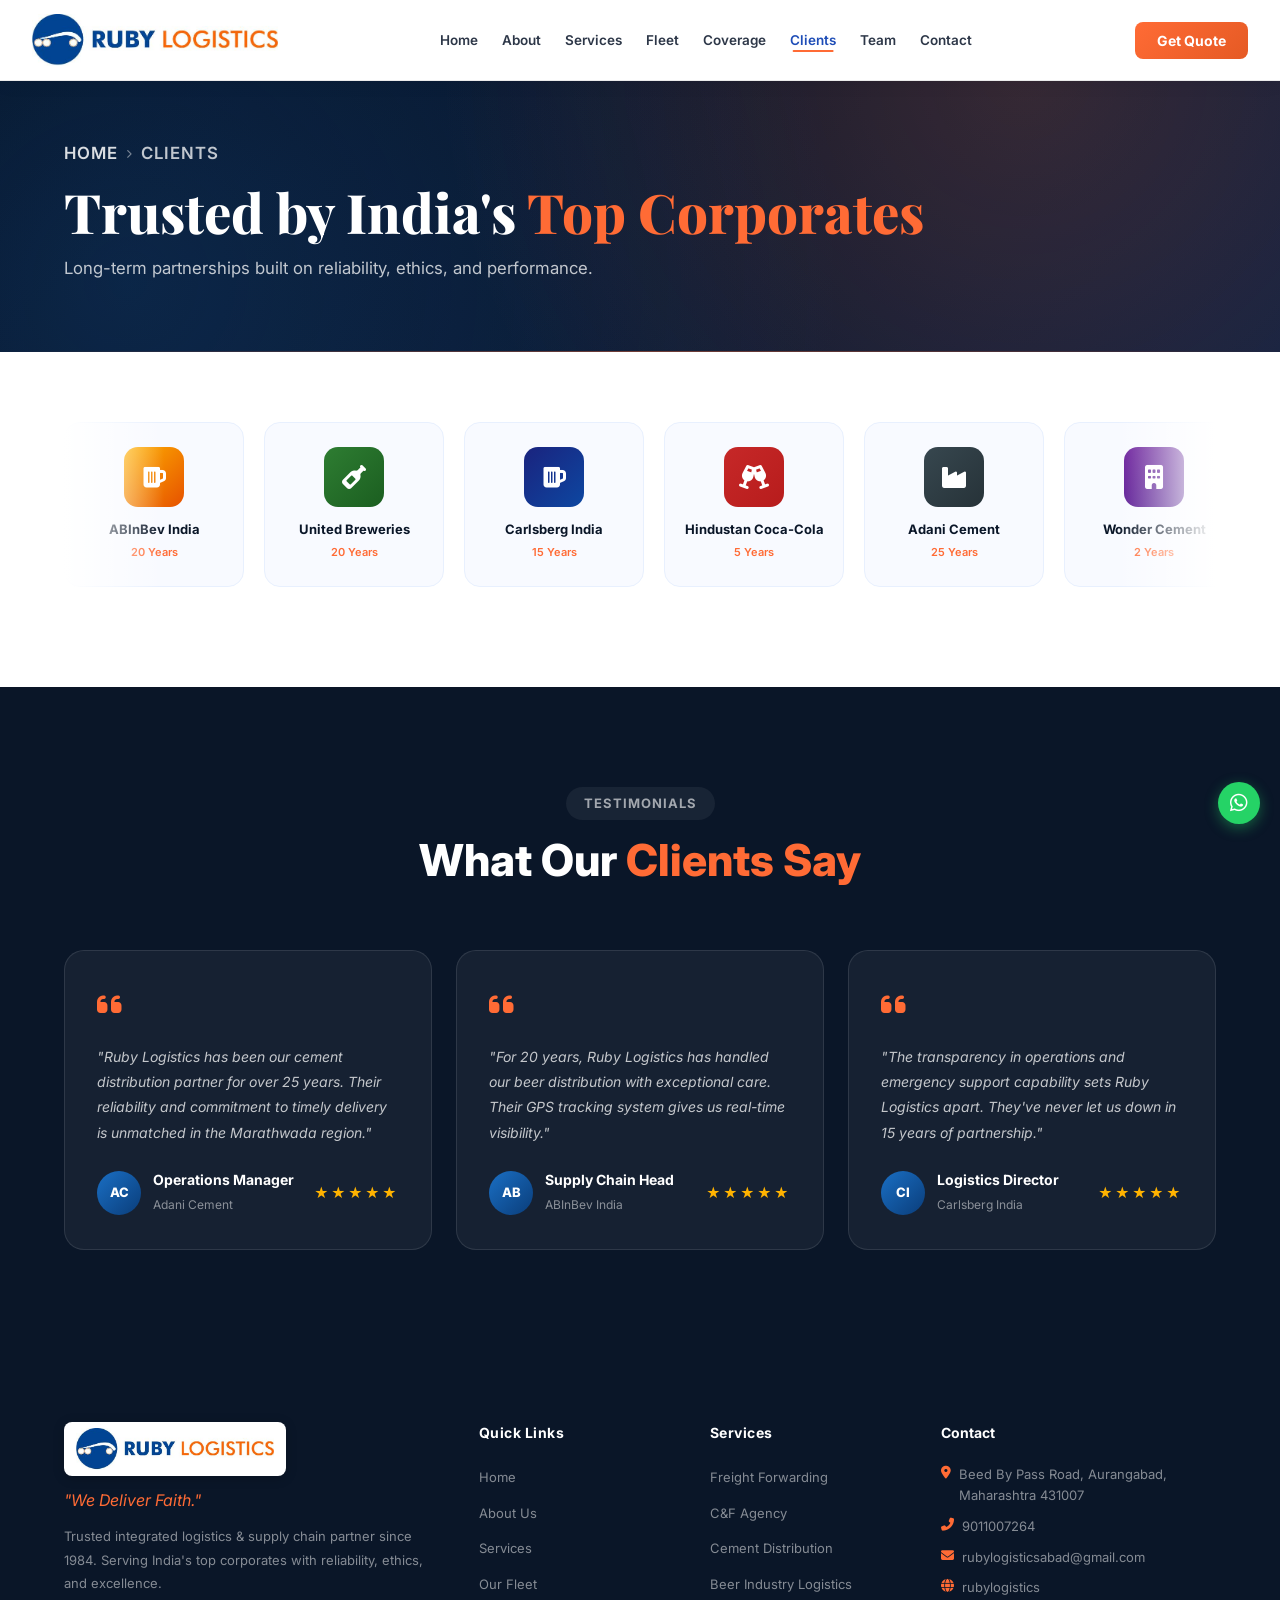
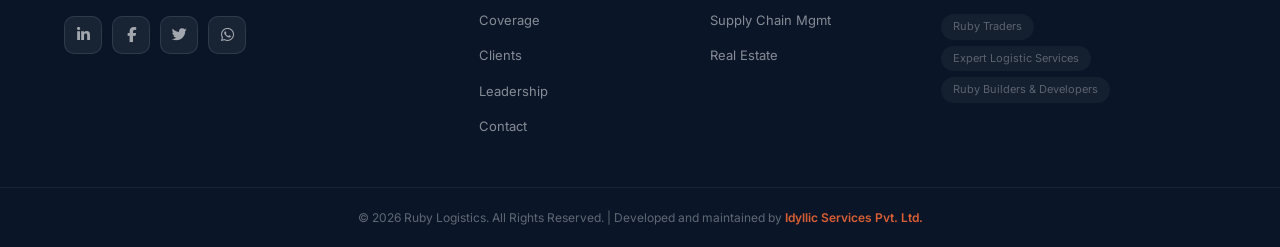
<file: website/clients.html>
<!DOCTYPE html>
<html lang="en">
<head>
  <meta charset="UTF-8" />
  <meta name="viewport" content="width=device-width, initial-scale=1.0" />
  <meta name="description" content="Ruby Logistics' clients — ABInBev, United Breweries, Carlsberg, Hindustan Coca-Cola, Adani, Orient, Wonder and Chettinad Cements." />
  <title>Clients | Ruby Logistics</title>
  <link rel="preconnect" href="https://fonts.googleapis.com" />
  <link rel="preconnect" href="https://fonts.gstatic.com" crossorigin />
  <link href="https://fonts.googleapis.com/css2?family=Inter:wght@300;400;500;600;700;800;900&family=Playfair+Display:wght@700;800;900&display=swap" rel="stylesheet" />
  <link rel="stylesheet" href="https://cdnjs.cloudflare.com/ajax/libs/font-awesome/6.5.0/css/all.min.css" />
  <link rel="stylesheet" href="css/style.css" />
  <link rel="stylesheet" href="css/responsive.css" />
</head>
<body data-page="clients">

  <div id="quoteModal" class="modal-overlay" role="dialog" aria-modal="true" aria-label="Request a Quote">
    <div class="modal-box">
      <button class="modal-close" id="closeModal" aria-label="Close">&times;</button>
      <div class="modal-header">
        <div class="modal-icon"><i class="fas fa-file-invoice"></i></div>
        <h3>Request a Quote</h3>
        <p>Get a customized logistics solution in 24 hours</p>
      </div>
      <form class="modal-form" id="quoteForm">
        <div class="form-row">
          <div class="form-group"><label>Full Name *</label><input type="text" placeholder="Your Name" required /></div>
          <div class="form-group"><label>Phone Number *</label><input type="tel" placeholder="+91 XXXXX XXXXX" required /></div>
        </div>
        <div class="form-group"><label>Email Address</label><input type="email" placeholder="your@email.com" /></div>
        <div class="form-group"><label>Service Required *</label>
          <select required>
            <option value="">Select Service</option>
            <option>Freight Forwarding &amp; Transportation</option>
            <option>Clearing &amp; Forwarding (C&amp;F)</option>
            <option>Cement Distribution</option>
            <option>Beer Industry Logistics</option>
            <option>Supply Chain Management</option>
            <option>Real Estate Development</option>
          </select>
        </div>
        <div class="form-group"><label>Your Requirement</label><textarea placeholder="Describe your logistics requirement..." rows="3"></textarea></div>
        <button type="submit" class="btn-submit"><i class="fas fa-paper-plane"></i> Send Request</button>
      </form>
    </div>
  </div>

  <nav id="navbar" class="navbar-solid">
    <div class="nav-container">
      <a href="index.html" class="nav-logo"><img src="images/logo_0.jpeg" alt="Ruby Logistics" class="nav-logo-img-real"/></a>
      <ul class="nav-links" id="navLinks">
        <li><a href="index.html" class="nav-link" data-page="home">Home</a></li>
        <li><a href="about.html" class="nav-link" data-page="about">About</a></li>
        <li><a href="services.html" class="nav-link" data-page="services">Services</a></li>
        <li><a href="fleet.html" class="nav-link" data-page="fleet">Fleet</a></li>
        <li><a href="coverage.html" class="nav-link" data-page="coverage">Coverage</a></li>
        <li><a href="clients.html" class="nav-link" data-page="clients">Clients</a></li>
        <li><a href="team.html" class="nav-link" data-page="team">Team</a></li>
        <li><a href="contact.html" class="nav-link" data-page="contact">Contact</a></li>
      </ul>
      <div class="nav-actions">
        <button class="btn-quote-nav" id="openModalNav">Get Quote</button>
        <button class="hamburger" id="hamburger" aria-label="Menu"><span></span><span></span><span></span></button>
      </div>
    </div>
  </nav>

  <div class="mobile-menu" id="mobileMenu">
    <div class="mobile-menu-inner">
      <ul>
        <li><a href="index.html" class="mob-link" data-page="home">Home</a></li>
        <li><a href="about.html" class="mob-link" data-page="about">About</a></li>
        <li><a href="services.html" class="mob-link" data-page="services">Services</a></li>
        <li><a href="fleet.html" class="mob-link" data-page="fleet">Fleet</a></li>
        <li><a href="coverage.html" class="mob-link" data-page="coverage">Coverage</a></li>
        <li><a href="clients.html" class="mob-link" data-page="clients">Clients</a></li>
        <li><a href="team.html" class="mob-link" data-page="team">Team</a></li>
        <li><a href="contact.html" class="mob-link" data-page="contact">Contact</a></li>
      </ul>
      <button class="btn-quote-mob" id="openModalMob">Get a Quote</button>
    </div>
  </div>

  <section class="page-banner">
    <div class="container">
      <p class="page-crumb"><a href="index.html">Home</a> <i class="fas fa-chevron-right"></i> Clients</p>
      <h1>Trusted by India's <span class="highlight-orange">Top Corporates</span></h1>
      <p>Long-term partnerships built on reliability, ethics, and performance.</p>
    </div>
  </section>

  <section id="clients" class="section clients-section">
    <div class="container">
      <div class="clients-track-wrapper" data-aos="fade-up">
        <div class="clients-track">
          <div class="client-logo-card"><div class="client-icon client-abinbev"><i class="fas fa-beer"></i></div><div class="client-name">ABInBev India</div><div class="client-years">20 Years</div></div>
          <div class="client-logo-card"><div class="client-icon client-ub"><i class="fas fa-wine-bottle"></i></div><div class="client-name">United Breweries</div><div class="client-years">20 Years</div></div>
          <div class="client-logo-card"><div class="client-icon client-carlsberg"><i class="fas fa-beer"></i></div><div class="client-name">Carlsberg India</div><div class="client-years">15 Years</div></div>
          <div class="client-logo-card"><div class="client-icon client-coca"><i class="fas fa-glass-cheers"></i></div><div class="client-name">Hindustan Coca-Cola</div><div class="client-years">5 Years</div></div>
          <div class="client-logo-card"><div class="client-icon client-adani"><i class="fas fa-industry"></i></div><div class="client-name">Adani Cement</div><div class="client-years">25 Years</div></div>
          <div class="client-logo-card"><div class="client-icon client-wonder"><i class="fas fa-building"></i></div><div class="client-name">Wonder Cement</div><div class="client-years">2 Years</div></div>
          <div class="client-logo-card"><div class="client-icon client-orient"><i class="fas fa-landmark"></i></div><div class="client-name">Orient Cement</div><div class="client-years">25 Years</div></div>
          <div class="client-logo-card"><div class="client-icon client-chett"><i class="fas fa-industry"></i></div><div class="client-name">Chettinad Cements</div><div class="client-years">5 Years</div></div>
          <div class="client-logo-card"><div class="client-icon client-abinbev"><i class="fas fa-beer"></i></div><div class="client-name">ABInBev India</div><div class="client-years">20 Years</div></div>
          <div class="client-logo-card"><div class="client-icon client-ub"><i class="fas fa-wine-bottle"></i></div><div class="client-name">United Breweries</div><div class="client-years">20 Years</div></div>
          <div class="client-logo-card"><div class="client-icon client-carlsberg"><i class="fas fa-beer"></i></div><div class="client-name">Carlsberg India</div><div class="client-years">15 Years</div></div>
          <div class="client-logo-card"><div class="client-icon client-coca"><i class="fas fa-glass-cheers"></i></div><div class="client-name">Hindustan Coca-Cola</div><div class="client-years">5 Years</div></div>
        </div>
      </div>
    </div>
  </section>

  <section class="section testimonials-section">
    <div class="container">
      <div class="section-header" data-aos="fade-up">
        <div class="section-tag">Testimonials</div>
        <h2 class="section-title">What Our <span class="highlight-orange">Clients Say</span></h2>
      </div>
      <div class="testimonials-grid">
        <div class="testimonial-card" data-aos="fade-up" data-aos-delay="0">
          <div class="quote-icon"><i class="fas fa-quote-left"></i></div>
          <p>"Ruby Logistics has been our cement distribution partner for over 25 years. Their reliability and commitment to timely delivery is unmatched in the Marathwada region."</p>
          <div class="testimonial-author">
            <div class="author-avatar">AC</div>
            <div><strong>Operations Manager</strong><span>Adani Cement</span></div>
            <div class="stars">★★★★★</div>
          </div>
        </div>
        <div class="testimonial-card" data-aos="fade-up" data-aos-delay="150">
          <div class="quote-icon"><i class="fas fa-quote-left"></i></div>
          <p>"For 20 years, Ruby Logistics has handled our beer distribution with exceptional care. Their GPS tracking system gives us real-time visibility."</p>
          <div class="testimonial-author">
            <div class="author-avatar">AB</div>
            <div><strong>Supply Chain Head</strong><span>ABInBev India</span></div>
            <div class="stars">★★★★★</div>
          </div>
        </div>
        <div class="testimonial-card" data-aos="fade-up" data-aos-delay="300">
          <div class="quote-icon"><i class="fas fa-quote-left"></i></div>
          <p>"The transparency in operations and emergency support capability sets Ruby Logistics apart. They've never let us down in 15 years of partnership."</p>
          <div class="testimonial-author">
            <div class="author-avatar">CI</div>
            <div><strong>Logistics Director</strong><span>Carlsberg India</span></div>
            <div class="stars">★★★★★</div>
          </div>
        </div>
      </div>
    </div>
  </section>

  <footer class="footer">
    <div class="footer-top">
      <div class="container">
        <div class="footer-grid">
          <div class="footer-brand">
            <div class="footer-logo"><img src="images/logo_0.jpeg" alt="Ruby Logistics" class="footer-logo-img-real"/></div>
            <p class="footer-tagline">"We Deliver Faith."</p>
            <p class="footer-desc">Trusted integrated logistics &amp; supply chain partner since 1984. Serving India's top corporates with reliability, ethics, and excellence.</p>
            <div class="footer-social">
              <a href="#" aria-label="LinkedIn"><i class="fab fa-linkedin-in"></i></a>
              <a href="#" aria-label="Facebook"><i class="fab fa-facebook-f"></i></a>
              <a href="#" aria-label="Twitter"><i class="fab fa-twitter"></i></a>
              <a href="https://wa.me/919011007264" aria-label="WhatsApp" target="_blank" rel="noopener"><i class="fab fa-whatsapp"></i></a>
            </div>
          </div>
          <div class="footer-links-col"><h4>Quick Links</h4>
            <ul>
              <li><a href="index.html">Home</a></li>
              <li><a href="about.html">About Us</a></li>
              <li><a href="services.html">Services</a></li>
              <li><a href="fleet.html">Our Fleet</a></li>
              <li><a href="coverage.html">Coverage</a></li>
              <li><a href="clients.html">Clients</a></li>
              <li><a href="team.html">Leadership</a></li>
              <li><a href="contact.html">Contact</a></li>
            </ul>
          </div>
          <div class="footer-links-col"><h4>Services</h4>
            <ul>
              <li><a href="services.html#freight">Freight Forwarding</a></li>
              <li><a href="services.html#cf">C&amp;F Agency</a></li>
              <li><a href="services.html#cement">Cement Distribution</a></li>
              <li><a href="services.html#beer">Beer Industry Logistics</a></li>
              <li><a href="services.html#scm">Supply Chain Mgmt</a></li>
              <li><a href="services.html#realestate">Real Estate</a></li>
            </ul>
          </div>
          <div class="footer-contact-col"><h4>Contact</h4>
            <p><i class="fas fa-map-marker-alt"></i> Beed By Pass Road, Aurangabad, Maharashtra 431007</p>
            <p><i class="fas fa-phone-alt"></i> <a href="tel:9011007264">9011007264</a></p>
            <p><i class="fas fa-envelope"></i> <a href="mailto:rubylogisticsabad@gmail.com">rubylogisticsabad@gmail.com</a></p>
            <p><i class="fas fa-globe"></i> <a href="https://ruby-logistics-transport-prnt.vercel.app/" target="_blank" rel="noopener">rubylogistics</a></p>
            <div class="footer-entities">
              <span>Ruby Traders</span>
              <span>Expert Logistic Services</span>
              <span>Ruby Builders &amp; Developers</span>
            </div>
          </div>
        </div>
      </div>
    </div>
    <div class="footer-bottom"><div class="container"><p>&copy; 2026 Ruby Logistics. All Rights Reserved. | Developed and maintained by <a href="https://idyllicservices.in/" target="_blank" rel="noopener" class="credit-link">Idyllic Services Pvt. Ltd.</a></p></div></div>
  </footer>

  <a href="https://wa.me/919011007264?text=Hello%20Ruby%20Logistics%2C%20I%20need%20logistics%20services." class="whatsapp-btn" target="_blank" rel="noopener" aria-label="Chat on WhatsApp">
    <i class="fab fa-whatsapp"></i>
    <span class="wa-tooltip">Chat with us!</span>
  </a>
  <button class="back-to-top" id="backToTop" aria-label="Back to top"><i class="fas fa-chevron-up"></i></button>

  <script src="js/main.js"></script>
</body>
</html>
</file>
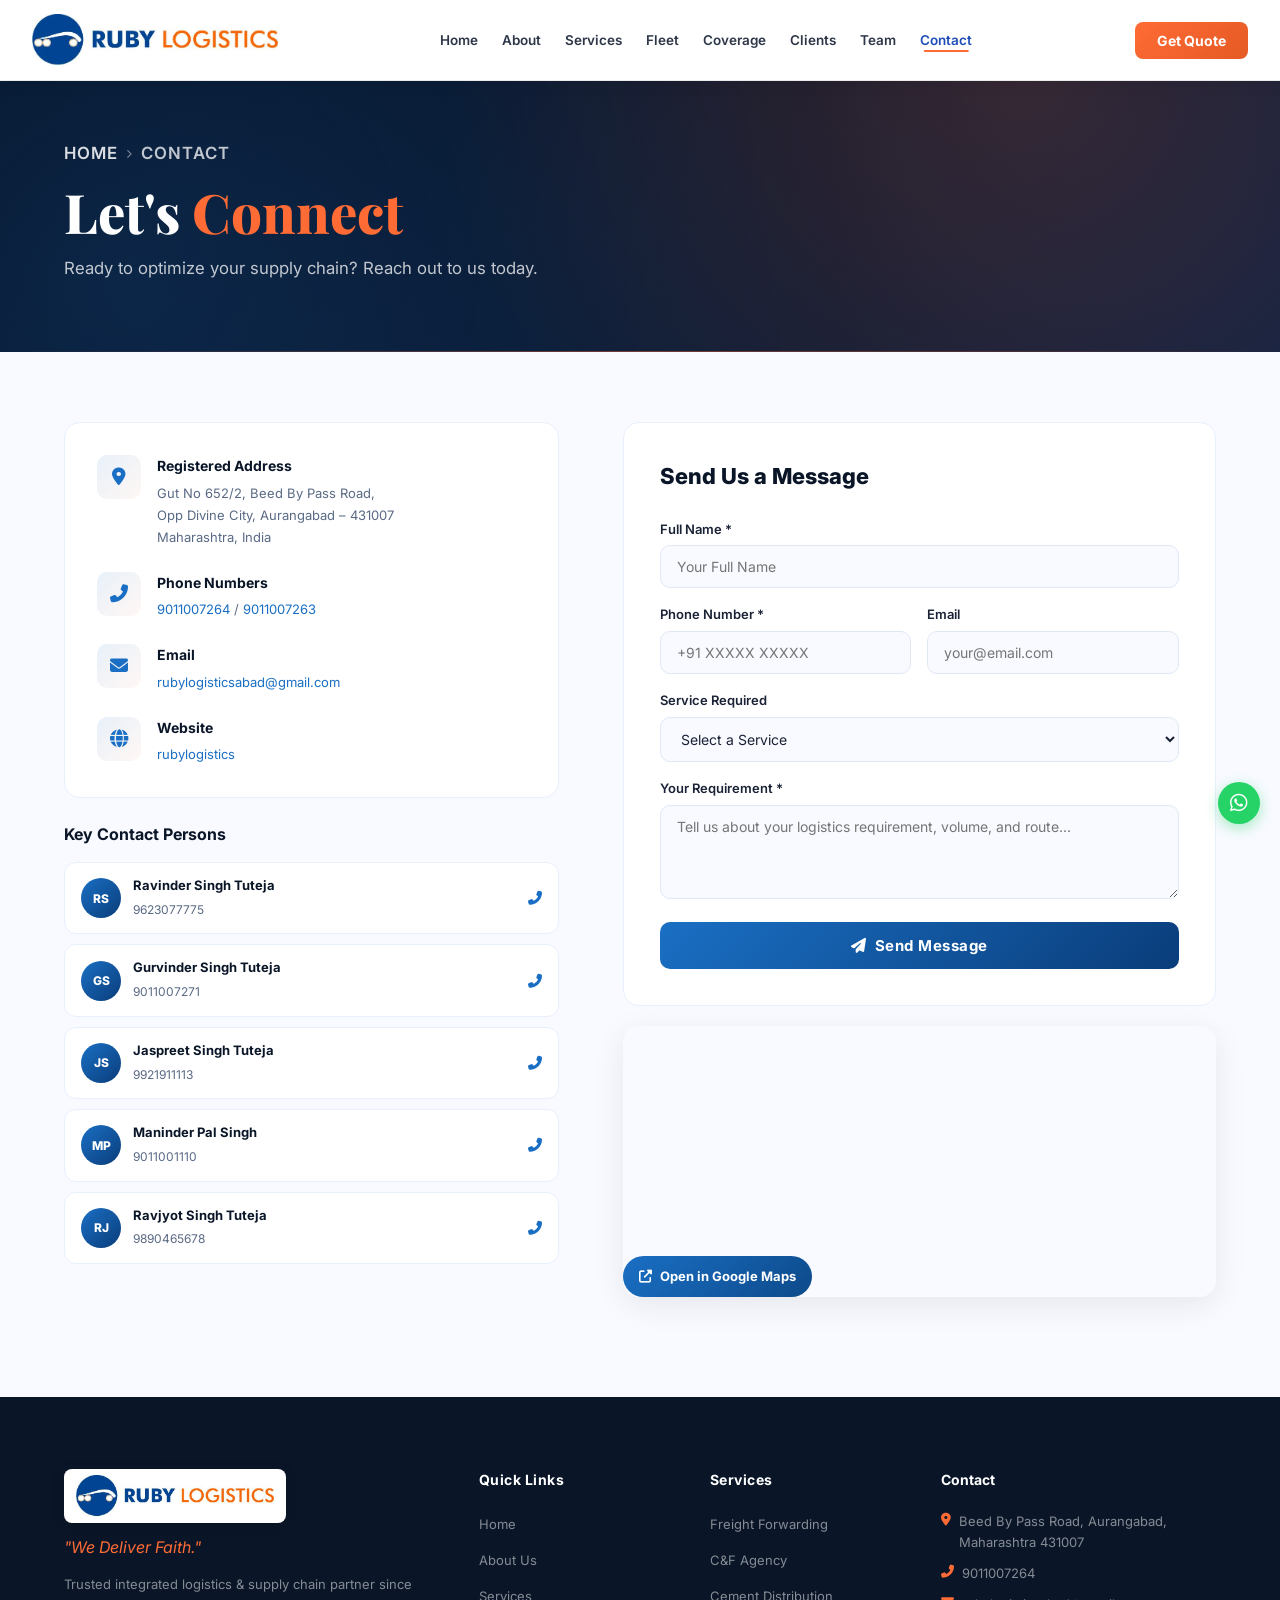
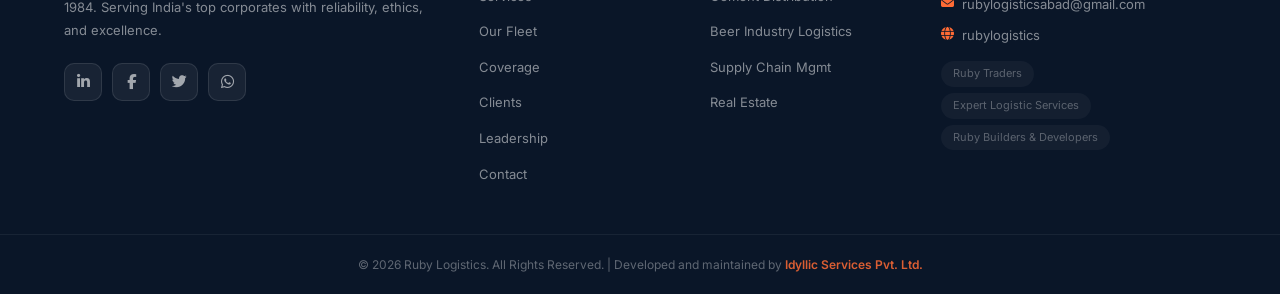
<file: website/contact.html>
<!DOCTYPE html>
<html lang="en">
<head>
  <meta charset="UTF-8" />
  <meta name="viewport" content="width=device-width, initial-scale=1.0" />
  <meta name="description" content="Contact Ruby Logistics — Aurangabad headquarters, key contact persons, phone numbers, email and Google Maps location." />
  <title>Contact | Ruby Logistics</title>
  <link rel="preconnect" href="https://fonts.googleapis.com" />
  <link rel="preconnect" href="https://fonts.gstatic.com" crossorigin />
  <link href="https://fonts.googleapis.com/css2?family=Inter:wght@300;400;500;600;700;800;900&family=Playfair+Display:wght@700;800;900&display=swap" rel="stylesheet" />
  <link rel="stylesheet" href="https://cdnjs.cloudflare.com/ajax/libs/font-awesome/6.5.0/css/all.min.css" />
  <link rel="stylesheet" href="css/style.css" />
  <link rel="stylesheet" href="css/responsive.css" />
</head>
<body data-page="contact">

  <div id="quoteModal" class="modal-overlay" role="dialog" aria-modal="true" aria-label="Request a Quote">
    <div class="modal-box">
      <button class="modal-close" id="closeModal" aria-label="Close">&times;</button>
      <div class="modal-header">
        <div class="modal-icon"><i class="fas fa-file-invoice"></i></div>
        <h3>Request a Quote</h3>
        <p>Get a customized logistics solution in 24 hours</p>
      </div>
      <form class="modal-form" id="quoteForm">
        <div class="form-row">
          <div class="form-group"><label>Full Name *</label><input type="text" placeholder="Your Name" required /></div>
          <div class="form-group"><label>Phone Number *</label><input type="tel" placeholder="+91 XXXXX XXXXX" required /></div>
        </div>
        <div class="form-group"><label>Email Address</label><input type="email" placeholder="your@email.com" /></div>
        <div class="form-group"><label>Service Required *</label>
          <select required>
            <option value="">Select Service</option>
            <option>Freight Forwarding &amp; Transportation</option>
            <option>Clearing &amp; Forwarding (C&amp;F)</option>
            <option>Cement Distribution</option>
            <option>Beer Industry Logistics</option>
            <option>Supply Chain Management</option>
            <option>Real Estate Development</option>
          </select>
        </div>
        <div class="form-group"><label>Your Requirement</label><textarea placeholder="Describe your logistics requirement..." rows="3"></textarea></div>
        <button type="submit" class="btn-submit"><i class="fas fa-paper-plane"></i> Send Request</button>
      </form>
    </div>
  </div>

  <nav id="navbar" class="navbar-solid">
    <div class="nav-container">
      <a href="index.html" class="nav-logo"><img src="images/logo_0.jpeg" alt="Ruby Logistics" class="nav-logo-img-real"/></a>
      <ul class="nav-links" id="navLinks">
        <li><a href="index.html" class="nav-link" data-page="home">Home</a></li>
        <li><a href="about.html" class="nav-link" data-page="about">About</a></li>
        <li><a href="services.html" class="nav-link" data-page="services">Services</a></li>
        <li><a href="fleet.html" class="nav-link" data-page="fleet">Fleet</a></li>
        <li><a href="coverage.html" class="nav-link" data-page="coverage">Coverage</a></li>
        <li><a href="clients.html" class="nav-link" data-page="clients">Clients</a></li>
        <li><a href="team.html" class="nav-link" data-page="team">Team</a></li>
        <li><a href="contact.html" class="nav-link" data-page="contact">Contact</a></li>
      </ul>
      <div class="nav-actions">
        <button class="btn-quote-nav" id="openModalNav">Get Quote</button>
        <button class="hamburger" id="hamburger" aria-label="Menu"><span></span><span></span><span></span></button>
      </div>
    </div>
  </nav>

  <div class="mobile-menu" id="mobileMenu">
    <div class="mobile-menu-inner">
      <ul>
        <li><a href="index.html" class="mob-link" data-page="home">Home</a></li>
        <li><a href="about.html" class="mob-link" data-page="about">About</a></li>
        <li><a href="services.html" class="mob-link" data-page="services">Services</a></li>
        <li><a href="fleet.html" class="mob-link" data-page="fleet">Fleet</a></li>
        <li><a href="coverage.html" class="mob-link" data-page="coverage">Coverage</a></li>
        <li><a href="clients.html" class="mob-link" data-page="clients">Clients</a></li>
        <li><a href="team.html" class="mob-link" data-page="team">Team</a></li>
        <li><a href="contact.html" class="mob-link" data-page="contact">Contact</a></li>
      </ul>
      <button class="btn-quote-mob" id="openModalMob">Get a Quote</button>
    </div>
  </div>

  <section class="page-banner">
    <div class="container">
      <p class="page-crumb"><a href="index.html">Home</a> <i class="fas fa-chevron-right"></i> Contact</p>
      <h1>Let's <span class="highlight-orange">Connect</span></h1>
      <p>Ready to optimize your supply chain? Reach out to us today.</p>
    </div>
  </section>

  <section id="contact" class="section contact-section">
    <div class="container">
      <div class="contact-grid">
        <div class="contact-info" data-aos="fade-right">
          <div class="contact-card-info">
            <div class="contact-detail">
              <div class="contact-icon"><i class="fas fa-map-marker-alt"></i></div>
              <div>
                <strong>Registered Address</strong>
                <p>Gut No 652/2, Beed By Pass Road,<br>Opp Divine City, Aurangabad – 431007<br>Maharashtra, India</p>
              </div>
            </div>
            <div class="contact-detail">
              <div class="contact-icon"><i class="fas fa-phone-alt"></i></div>
              <div>
                <strong>Phone Numbers</strong>
                <p><a href="tel:9011007264">9011007264</a> / <a href="tel:9011007263">9011007263</a></p>
              </div>
            </div>
            <div class="contact-detail">
              <div class="contact-icon"><i class="fas fa-envelope"></i></div>
              <div>
                <strong>Email</strong>
                <p><a href="mailto:rubylogisticsabad@gmail.com">rubylogisticsabad@gmail.com</a></p>
              </div>
            </div>
            <div class="contact-detail">
              <div class="contact-icon"><i class="fas fa-globe"></i></div>
              <div>
                <strong>Website</strong>
                <p><a href="https://ruby-logistics-transport-prnt.vercel.app/" target="_blank" rel="noopener">rubylogistics</a></p>
              </div>
            </div>
          </div>

          <div class="key-contacts">
            <h4>Key Contact Persons</h4>
            <div class="key-contact-list">
              <a href="tel:9623077775" class="key-contact-item">
                <div class="kc-avatar">RS</div>
                <div><strong>Ravinder Singh Tuteja</strong><span>9623077775</span></div>
                <i class="fas fa-phone-alt"></i>
              </a>
              <a href="tel:9011007271" class="key-contact-item">
                <div class="kc-avatar">GS</div>
                <div><strong>Gurvinder Singh Tuteja</strong><span>9011007271</span></div>
                <i class="fas fa-phone-alt"></i>
              </a>
              <a href="tel:9921911113" class="key-contact-item">
                <div class="kc-avatar">JS</div>
                <div><strong>Jaspreet Singh Tuteja</strong><span>9921911113</span></div>
                <i class="fas fa-phone-alt"></i>
              </a>
              <a href="tel:9011001110" class="key-contact-item">
                <div class="kc-avatar">MP</div>
                <div><strong>Maninder Pal Singh</strong><span>9011001110</span></div>
                <i class="fas fa-phone-alt"></i>
              </a>
              <a href="tel:9890465678" class="key-contact-item">
                <div class="kc-avatar">RJ</div>
                <div><strong>Ravjyot Singh Tuteja</strong><span>9890465678</span></div>
                <i class="fas fa-phone-alt"></i>
              </a>
            </div>
          </div>
        </div>

        <div class="contact-form-side" data-aos="fade-left">
          <form class="contact-form" id="contactForm">
            <h3>Send Us a Message</h3>
            <div class="form-group">
              <label>Full Name *</label>
              <input type="text" placeholder="Your Full Name" required />
            </div>
            <div class="form-row">
              <div class="form-group">
                <label>Phone Number *</label>
                <input type="tel" placeholder="+91 XXXXX XXXXX" required />
              </div>
              <div class="form-group">
                <label>Email</label>
                <input type="email" placeholder="your@email.com" />
              </div>
            </div>
            <div class="form-group">
              <label>Service Required</label>
              <select>
                <option value="">Select a Service</option>
                <option>Freight Forwarding &amp; Transportation</option>
                <option>Clearing &amp; Forwarding (C&amp;F)</option>
                <option>Cement Distribution</option>
                <option>Beer Industry Logistics</option>
                <option>Supply Chain Management</option>
                <option>Real Estate Development</option>
              </select>
            </div>
            <div class="form-group">
              <label>Your Requirement *</label>
              <textarea rows="4" placeholder="Tell us about your logistics requirement, volume, and route..." required></textarea>
            </div>
            <button type="submit" class="btn-submit-contact">
              <i class="fas fa-paper-plane"></i> Send Message
            </button>
          </form>

          <div class="map-embed">
            <iframe
              src="https://www.google.com/maps?q=Ruby+Logistics+Parking,Aurangabad&amp;ll=19.847276,75.391008&amp;z=17&amp;output=embed"
              width="100%"
              height="220"
              style="border:0; border-radius:12px;"
              allowfullscreen=""
              loading="lazy"
              referrerpolicy="no-referrer-when-downgrade"
              title="Ruby Logistics Parking - Aurangabad"
            ></iframe>
            <a class="map-open-link" href="https://www.google.com/maps/place/Ruby+Logistics+Parking/@19.847281,75.3884331,17z/data=!3m1!4b1!4m6!3m5!1s0x3bdba3b3811a65af:0x169740fd76f87353!8m2!3d19.847276!4d75.391008!16s%2Fg%2F11f_p246bd" target="_blank" rel="noopener">
              <i class="fas fa-external-link-alt"></i> Open in Google Maps
            </a>
          </div>
        </div>
      </div>
    </div>
  </section>

  <footer class="footer">
    <div class="footer-top">
      <div class="container">
        <div class="footer-grid">
          <div class="footer-brand">
            <div class="footer-logo"><img src="images/logo_0.jpeg" alt="Ruby Logistics" class="footer-logo-img-real"/></div>
            <p class="footer-tagline">"We Deliver Faith."</p>
            <p class="footer-desc">Trusted integrated logistics &amp; supply chain partner since 1984. Serving India's top corporates with reliability, ethics, and excellence.</p>
            <div class="footer-social">
              <a href="#" aria-label="LinkedIn"><i class="fab fa-linkedin-in"></i></a>
              <a href="#" aria-label="Facebook"><i class="fab fa-facebook-f"></i></a>
              <a href="#" aria-label="Twitter"><i class="fab fa-twitter"></i></a>
              <a href="https://wa.me/919011007264" aria-label="WhatsApp" target="_blank" rel="noopener"><i class="fab fa-whatsapp"></i></a>
            </div>
          </div>
          <div class="footer-links-col"><h4>Quick Links</h4>
            <ul>
              <li><a href="index.html">Home</a></li>
              <li><a href="about.html">About Us</a></li>
              <li><a href="services.html">Services</a></li>
              <li><a href="fleet.html">Our Fleet</a></li>
              <li><a href="coverage.html">Coverage</a></li>
              <li><a href="clients.html">Clients</a></li>
              <li><a href="team.html">Leadership</a></li>
              <li><a href="contact.html">Contact</a></li>
            </ul>
          </div>
          <div class="footer-links-col"><h4>Services</h4>
            <ul>
              <li><a href="services.html#freight">Freight Forwarding</a></li>
              <li><a href="services.html#cf">C&amp;F Agency</a></li>
              <li><a href="services.html#cement">Cement Distribution</a></li>
              <li><a href="services.html#beer">Beer Industry Logistics</a></li>
              <li><a href="services.html#scm">Supply Chain Mgmt</a></li>
              <li><a href="services.html#realestate">Real Estate</a></li>
            </ul>
          </div>
          <div class="footer-contact-col"><h4>Contact</h4>
            <p><i class="fas fa-map-marker-alt"></i> Beed By Pass Road, Aurangabad, Maharashtra 431007</p>
            <p><i class="fas fa-phone-alt"></i> <a href="tel:9011007264">9011007264</a></p>
            <p><i class="fas fa-envelope"></i> <a href="mailto:rubylogisticsabad@gmail.com">rubylogisticsabad@gmail.com</a></p>
            <p><i class="fas fa-globe"></i> <a href="https://ruby-logistics-transport-prnt.vercel.app/" target="_blank" rel="noopener">rubylogistics</a></p>
            <div class="footer-entities">
              <span>Ruby Traders</span>
              <span>Expert Logistic Services</span>
              <span>Ruby Builders &amp; Developers</span>
            </div>
          </div>
        </div>
      </div>
    </div>
    <div class="footer-bottom"><div class="container"><p>&copy; 2026 Ruby Logistics. All Rights Reserved. | Developed and maintained by <a href="https://idyllicservices.in/" target="_blank" rel="noopener" class="credit-link">Idyllic Services Pvt. Ltd.</a></p></div></div>
  </footer>

  <a href="https://wa.me/919011007264?text=Hello%20Ruby%20Logistics%2C%20I%20need%20logistics%20services." class="whatsapp-btn" target="_blank" rel="noopener" aria-label="Chat on WhatsApp">
    <i class="fab fa-whatsapp"></i>
    <span class="wa-tooltip">Chat with us!</span>
  </a>
  <button class="back-to-top" id="backToTop" aria-label="Back to top"><i class="fas fa-chevron-up"></i></button>

  <script src="js/main.js"></script>
</body>
</html>
</file>
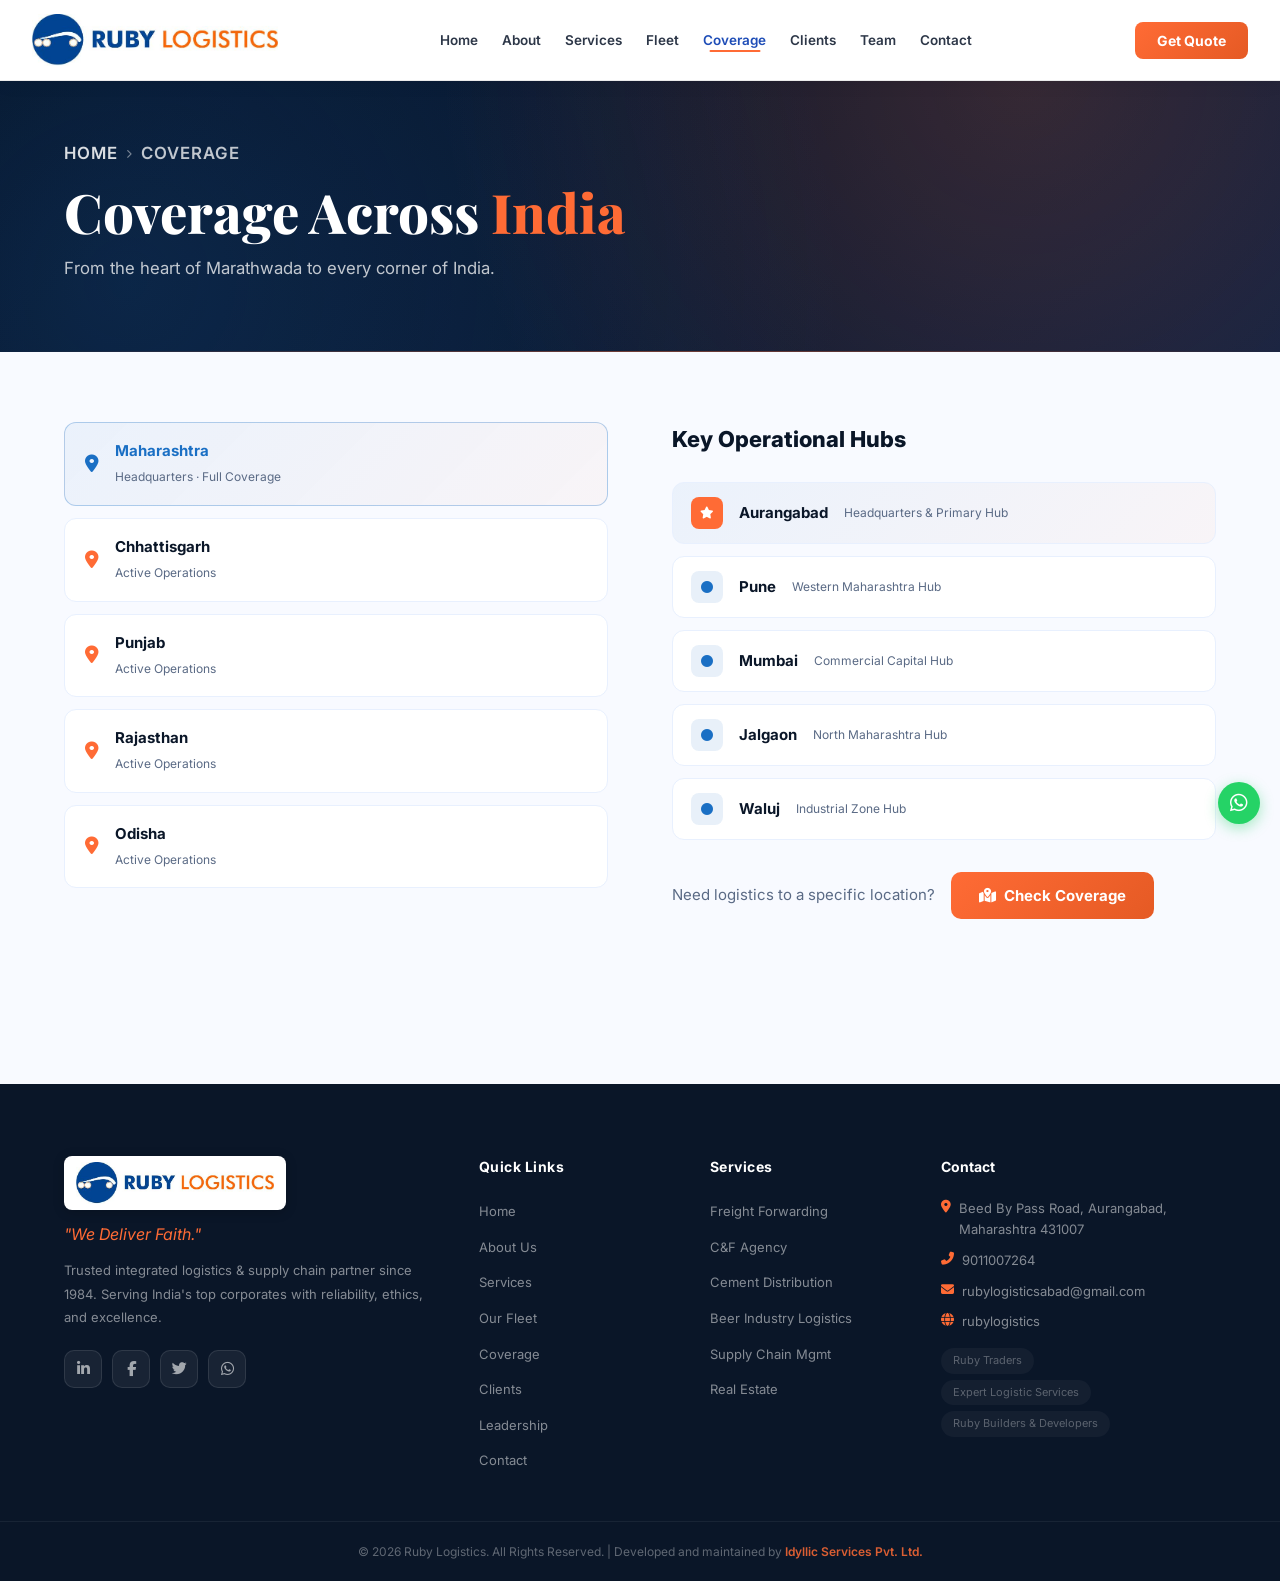
<file: website/coverage.html>
<!DOCTYPE html>
<html lang="en">
<head>
  <meta charset="UTF-8" />
  <meta name="viewport" content="width=device-width, initial-scale=1.0" />
  <meta name="description" content="Ruby Logistics coverage map — Maharashtra, Chhattisgarh, Punjab, Rajasthan, Odisha and Puducherry, with hubs in Aurangabad, Pune, Mumbai, Jalgaon and Waluj." />
  <title>Coverage | Ruby Logistics</title>
  <link rel="preconnect" href="https://fonts.googleapis.com" />
  <link rel="preconnect" href="https://fonts.gstatic.com" crossorigin />
  <link href="https://fonts.googleapis.com/css2?family=Inter:wght@300;400;500;600;700;800;900&family=Playfair+Display:wght@700;800;900&display=swap" rel="stylesheet" />
  <link rel="stylesheet" href="https://cdnjs.cloudflare.com/ajax/libs/font-awesome/6.5.0/css/all.min.css" />
  <link rel="stylesheet" href="css/style.css" />
  <link rel="stylesheet" href="css/responsive.css" />
</head>
<body data-page="coverage">

  <div id="quoteModal" class="modal-overlay" role="dialog" aria-modal="true" aria-label="Request a Quote">
    <div class="modal-box">
      <button class="modal-close" id="closeModal" aria-label="Close">&times;</button>
      <div class="modal-header">
        <div class="modal-icon"><i class="fas fa-file-invoice"></i></div>
        <h3>Request a Quote</h3>
        <p>Get a customized logistics solution in 24 hours</p>
      </div>
      <form class="modal-form" id="quoteForm">
        <div class="form-row">
          <div class="form-group"><label>Full Name *</label><input type="text" placeholder="Your Name" required /></div>
          <div class="form-group"><label>Phone Number *</label><input type="tel" placeholder="+91 XXXXX XXXXX" required /></div>
        </div>
        <div class="form-group"><label>Email Address</label><input type="email" placeholder="your@email.com" /></div>
        <div class="form-group"><label>Service Required *</label>
          <select required>
            <option value="">Select Service</option>
            <option>Freight Forwarding &amp; Transportation</option>
            <option>Clearing &amp; Forwarding (C&amp;F)</option>
            <option>Cement Distribution</option>
            <option>Beer Industry Logistics</option>
            <option>Supply Chain Management</option>
            <option>Real Estate Development</option>
          </select>
        </div>
        <div class="form-group"><label>Your Requirement</label><textarea placeholder="Describe your logistics requirement..." rows="3"></textarea></div>
        <button type="submit" class="btn-submit"><i class="fas fa-paper-plane"></i> Send Request</button>
      </form>
    </div>
  </div>

  <nav id="navbar" class="navbar-solid">
    <div class="nav-container">
      <a href="index.html" class="nav-logo"><img src="images/logo_0.jpeg" alt="Ruby Logistics" class="nav-logo-img-real"/></a>
      <ul class="nav-links" id="navLinks">
        <li><a href="index.html" class="nav-link" data-page="home">Home</a></li>
        <li><a href="about.html" class="nav-link" data-page="about">About</a></li>
        <li><a href="services.html" class="nav-link" data-page="services">Services</a></li>
        <li><a href="fleet.html" class="nav-link" data-page="fleet">Fleet</a></li>
        <li><a href="coverage.html" class="nav-link" data-page="coverage">Coverage</a></li>
        <li><a href="clients.html" class="nav-link" data-page="clients">Clients</a></li>
        <li><a href="team.html" class="nav-link" data-page="team">Team</a></li>
        <li><a href="contact.html" class="nav-link" data-page="contact">Contact</a></li>
      </ul>
      <div class="nav-actions">
        <button class="btn-quote-nav" id="openModalNav">Get Quote</button>
        <button class="hamburger" id="hamburger" aria-label="Menu"><span></span><span></span><span></span></button>
      </div>
    </div>
  </nav>

  <div class="mobile-menu" id="mobileMenu">
    <div class="mobile-menu-inner">
      <ul>
        <li><a href="index.html" class="mob-link" data-page="home">Home</a></li>
        <li><a href="about.html" class="mob-link" data-page="about">About</a></li>
        <li><a href="services.html" class="mob-link" data-page="services">Services</a></li>
        <li><a href="fleet.html" class="mob-link" data-page="fleet">Fleet</a></li>
        <li><a href="coverage.html" class="mob-link" data-page="coverage">Coverage</a></li>
        <li><a href="clients.html" class="mob-link" data-page="clients">Clients</a></li>
        <li><a href="team.html" class="mob-link" data-page="team">Team</a></li>
        <li><a href="contact.html" class="mob-link" data-page="contact">Contact</a></li>
      </ul>
      <button class="btn-quote-mob" id="openModalMob">Get a Quote</button>
    </div>
  </div>

  <section class="page-banner">
    <div class="container">
      <p class="page-crumb"><a href="index.html">Home</a> <i class="fas fa-chevron-right"></i> Coverage</p>
      <h1>Coverage Across <span class="highlight-orange">India</span></h1>
      <p>From the heart of Marathwada to every corner of India.</p>
    </div>
  </section>

  <section id="coverage" class="section coverage-section">
    <div class="container">
      <div class="coverage-grid">
        <div class="coverage-map-side" data-aos="fade-right">
          <div class="india-coverage">
            <div class="coverage-state maharashtra" data-aos="zoom-in" data-aos-delay="0"><i class="fas fa-map-marker-alt"></i><div><strong>Maharashtra</strong><span>Headquarters · Full Coverage</span></div></div>
            <div class="coverage-state" data-aos="zoom-in" data-aos-delay="100"><i class="fas fa-map-marker-alt"></i><div><strong>Chhattisgarh</strong><span>Active Operations</span></div></div>
            <div class="coverage-state" data-aos="zoom-in" data-aos-delay="200"><i class="fas fa-map-marker-alt"></i><div><strong>Punjab</strong><span>Active Operations</span></div></div>
            <div class="coverage-state" data-aos="zoom-in" data-aos-delay="300"><i class="fas fa-map-marker-alt"></i><div><strong>Rajasthan</strong><span>Active Operations</span></div></div>
            <div class="coverage-state" data-aos="zoom-in" data-aos-delay="400"><i class="fas fa-map-marker-alt"></i><div><strong>Odisha</strong><span>Active Operations</span></div></div>
            <div class="coverage-state" data-aos="zoom-in" data-aos-delay="500"><i class="fas fa-map-marker-alt"></i><div><strong>Puducherry</strong><span>Active Operations</span></div></div>
          </div>
        </div>

        <div class="coverage-hubs" data-aos="fade-left">
          <h3>Key Operational Hubs</h3>
          <div class="hubs-grid">
            <div class="hub-card main-hub"><div class="hub-pin"><i class="fas fa-star"></i></div><strong>Aurangabad</strong><span>Headquarters &amp; Primary Hub</span></div>
            <div class="hub-card"><div class="hub-pin"><i class="fas fa-circle"></i></div><strong>Pune</strong><span>Western Maharashtra Hub</span></div>
            <div class="hub-card"><div class="hub-pin"><i class="fas fa-circle"></i></div><strong>Mumbai</strong><span>Commercial Capital Hub</span></div>
            <div class="hub-card"><div class="hub-pin"><i class="fas fa-circle"></i></div><strong>Jalgaon</strong><span>North Maharashtra Hub</span></div>
            <div class="hub-card"><div class="hub-pin"><i class="fas fa-circle"></i></div><strong>Waluj</strong><span>Industrial Zone Hub</span></div>
          </div>
          <div class="coverage-cta">
            <p>Need logistics to a specific location?</p>
            <button class="btn-primary" id="openModalCoverage"><i class="fas fa-map-marked-alt"></i> Check Coverage</button>
          </div>
        </div>
      </div>
    </div>
  </section>

  <footer class="footer">
    <div class="footer-top">
      <div class="container">
        <div class="footer-grid">
          <div class="footer-brand">
            <div class="footer-logo"><img src="images/logo_0.jpeg" alt="Ruby Logistics" class="footer-logo-img-real"/></div>
            <p class="footer-tagline">"We Deliver Faith."</p>
            <p class="footer-desc">Trusted integrated logistics &amp; supply chain partner since 1984. Serving India's top corporates with reliability, ethics, and excellence.</p>
            <div class="footer-social">
              <a href="#" aria-label="LinkedIn"><i class="fab fa-linkedin-in"></i></a>
              <a href="#" aria-label="Facebook"><i class="fab fa-facebook-f"></i></a>
              <a href="#" aria-label="Twitter"><i class="fab fa-twitter"></i></a>
              <a href="https://wa.me/919011007264" aria-label="WhatsApp" target="_blank" rel="noopener"><i class="fab fa-whatsapp"></i></a>
            </div>
          </div>
          <div class="footer-links-col"><h4>Quick Links</h4>
            <ul>
              <li><a href="index.html">Home</a></li>
              <li><a href="about.html">About Us</a></li>
              <li><a href="services.html">Services</a></li>
              <li><a href="fleet.html">Our Fleet</a></li>
              <li><a href="coverage.html">Coverage</a></li>
              <li><a href="clients.html">Clients</a></li>
              <li><a href="team.html">Leadership</a></li>
              <li><a href="contact.html">Contact</a></li>
            </ul>
          </div>
          <div class="footer-links-col"><h4>Services</h4>
            <ul>
              <li><a href="services.html#freight">Freight Forwarding</a></li>
              <li><a href="services.html#cf">C&amp;F Agency</a></li>
              <li><a href="services.html#cement">Cement Distribution</a></li>
              <li><a href="services.html#beer">Beer Industry Logistics</a></li>
              <li><a href="services.html#scm">Supply Chain Mgmt</a></li>
              <li><a href="services.html#realestate">Real Estate</a></li>
            </ul>
          </div>
          <div class="footer-contact-col"><h4>Contact</h4>
            <p><i class="fas fa-map-marker-alt"></i> Beed By Pass Road, Aurangabad, Maharashtra 431007</p>
            <p><i class="fas fa-phone-alt"></i> <a href="tel:9011007264">9011007264</a></p>
            <p><i class="fas fa-envelope"></i> <a href="mailto:rubylogisticsabad@gmail.com">rubylogisticsabad@gmail.com</a></p>
            <p><i class="fas fa-globe"></i> <a href="https://ruby-logistics-transport-prnt.vercel.app/" target="_blank" rel="noopener">rubylogistics</a></p>
            <div class="footer-entities">
              <span>Ruby Traders</span>
              <span>Expert Logistic Services</span>
              <span>Ruby Builders &amp; Developers</span>
            </div>
          </div>
        </div>
      </div>
    </div>
    <div class="footer-bottom"><div class="container"><p>&copy; 2026 Ruby Logistics. All Rights Reserved. | Developed and maintained by <a href="https://idyllicservices.in/" target="_blank" rel="noopener" class="credit-link">Idyllic Services Pvt. Ltd.</a></p></div></div>
  </footer>

  <a href="https://wa.me/919011007264?text=Hello%20Ruby%20Logistics%2C%20I%20need%20logistics%20services." class="whatsapp-btn" target="_blank" rel="noopener" aria-label="Chat on WhatsApp">
    <i class="fab fa-whatsapp"></i>
    <span class="wa-tooltip">Chat with us!</span>
  </a>
  <button class="back-to-top" id="backToTop" aria-label="Back to top"><i class="fas fa-chevron-up"></i></button>

  <script src="js/main.js"></script>
</body>
</html>
</file>
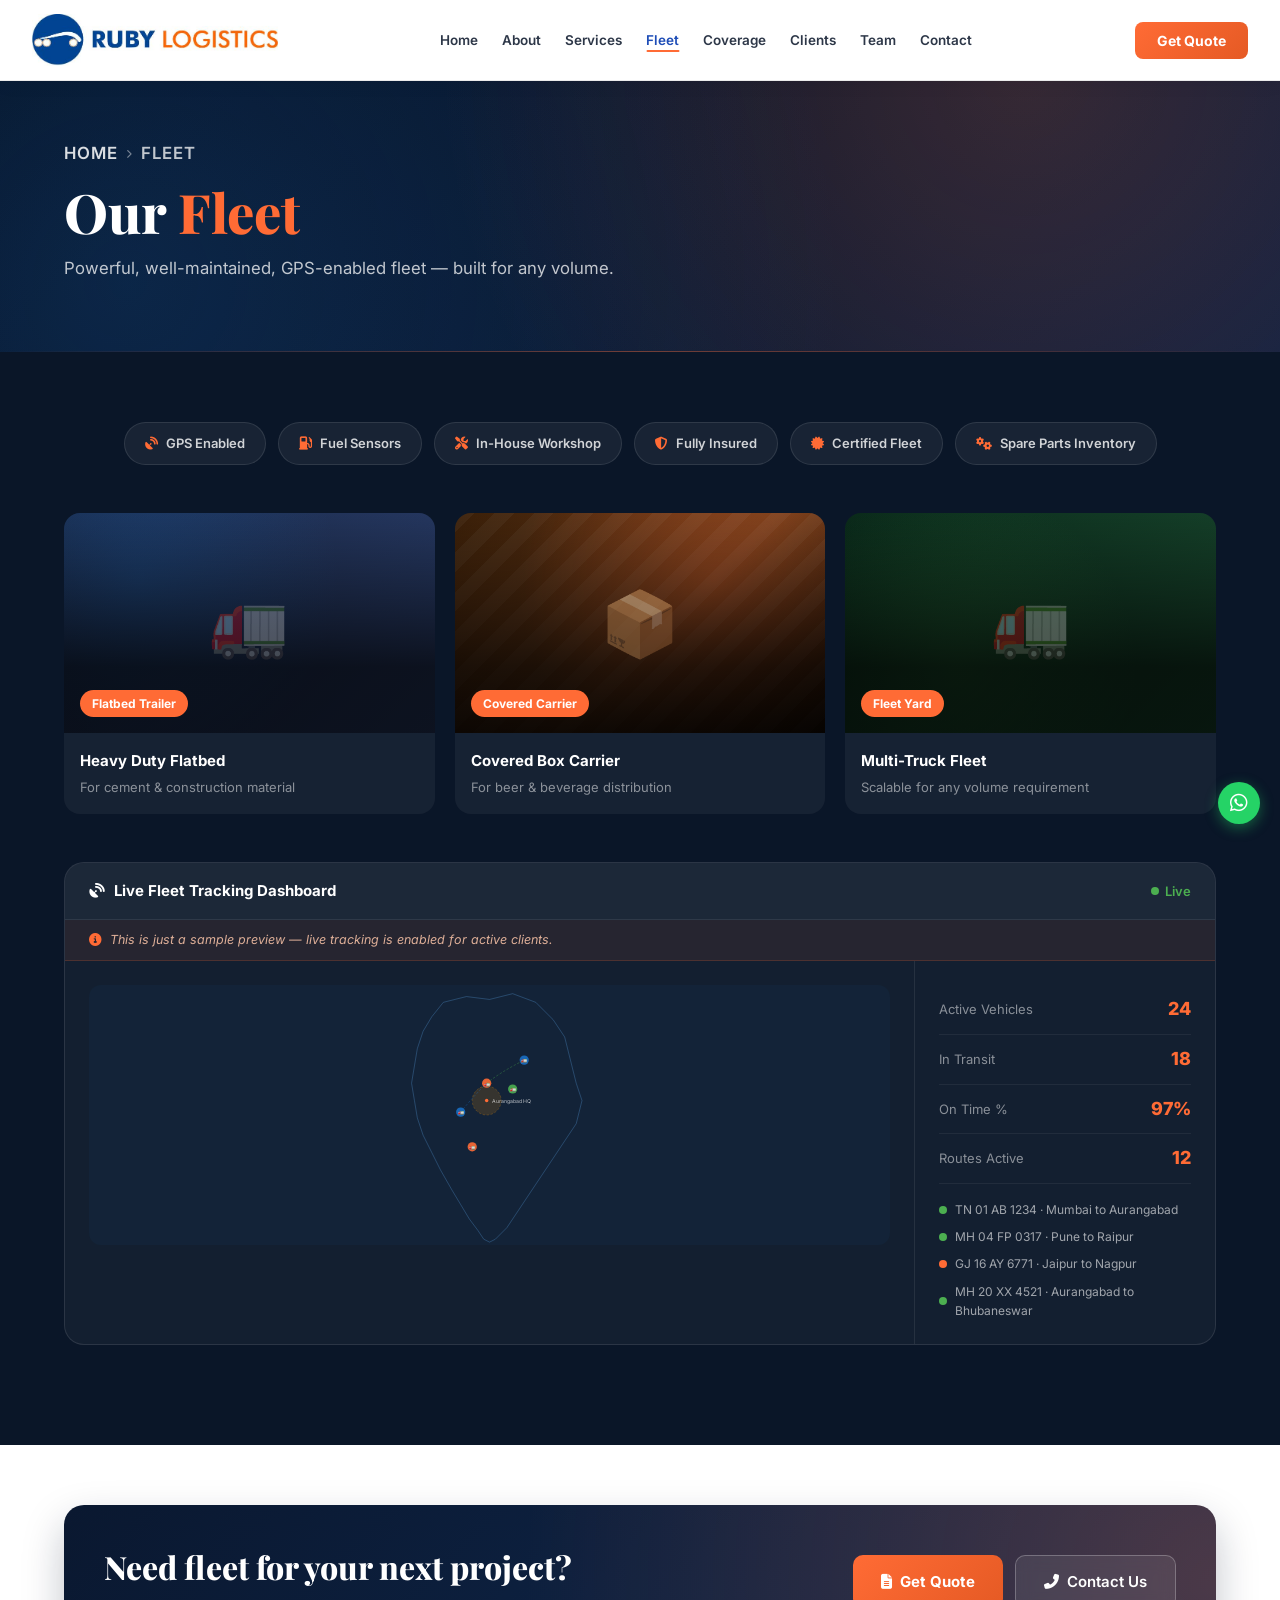
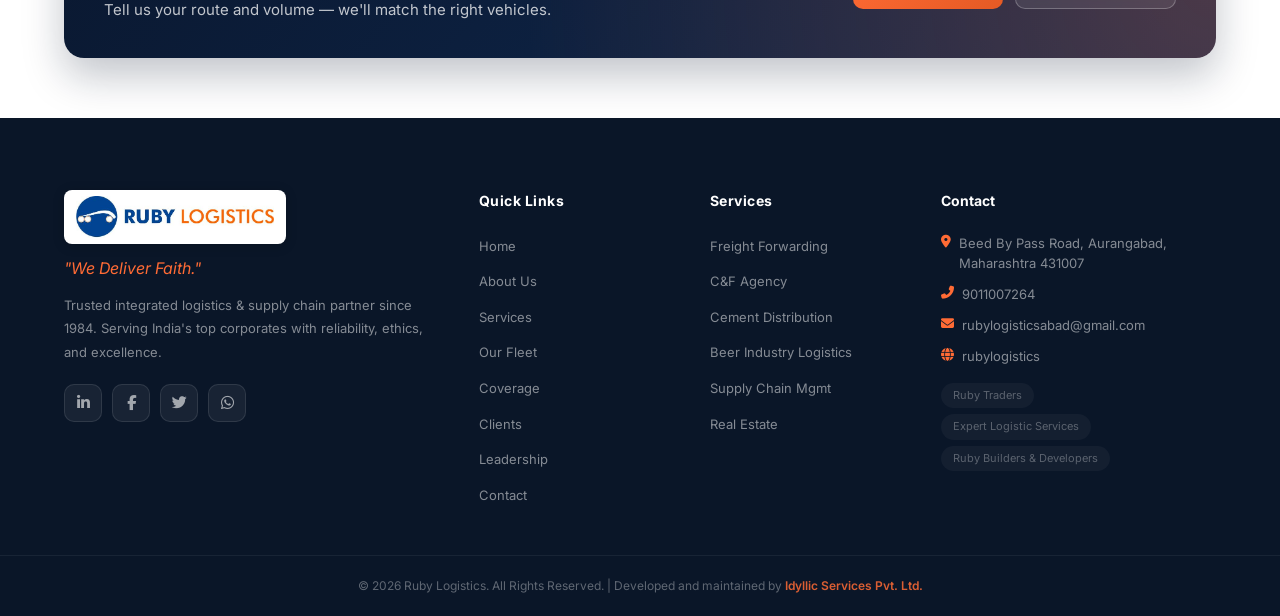
<file: website/fleet.html>
<!DOCTYPE html>
<html lang="en">
<head>
  <meta charset="UTF-8" />
  <meta name="viewport" content="width=device-width, initial-scale=1.0" />
  <meta name="description" content="Ruby Logistics fleet — GPS-enabled, well-maintained, scalable trucks with in-house workshop and live fleet tracking dashboard." />
  <title>Our Fleet | Ruby Logistics</title>
  <link rel="preconnect" href="https://fonts.googleapis.com" />
  <link rel="preconnect" href="https://fonts.gstatic.com" crossorigin />
  <link href="https://fonts.googleapis.com/css2?family=Inter:wght@300;400;500;600;700;800;900&family=Playfair+Display:wght@700;800;900&display=swap" rel="stylesheet" />
  <link rel="stylesheet" href="https://cdnjs.cloudflare.com/ajax/libs/font-awesome/6.5.0/css/all.min.css" />
  <link rel="stylesheet" href="css/style.css" />
  <link rel="stylesheet" href="css/responsive.css" />
</head>
<body data-page="fleet">

  <div id="quoteModal" class="modal-overlay" role="dialog" aria-modal="true" aria-label="Request a Quote">
    <div class="modal-box">
      <button class="modal-close" id="closeModal" aria-label="Close">&times;</button>
      <div class="modal-header">
        <div class="modal-icon"><i class="fas fa-file-invoice"></i></div>
        <h3>Request a Quote</h3>
        <p>Get a customized logistics solution in 24 hours</p>
      </div>
      <form class="modal-form" id="quoteForm">
        <div class="form-row">
          <div class="form-group"><label>Full Name *</label><input type="text" placeholder="Your Name" required /></div>
          <div class="form-group"><label>Phone Number *</label><input type="tel" placeholder="+91 XXXXX XXXXX" required /></div>
        </div>
        <div class="form-group"><label>Email Address</label><input type="email" placeholder="your@email.com" /></div>
        <div class="form-group"><label>Service Required *</label>
          <select required>
            <option value="">Select Service</option>
            <option>Freight Forwarding &amp; Transportation</option>
            <option>Clearing &amp; Forwarding (C&amp;F)</option>
            <option>Cement Distribution</option>
            <option>Beer Industry Logistics</option>
            <option>Supply Chain Management</option>
            <option>Real Estate Development</option>
          </select>
        </div>
        <div class="form-group"><label>Your Requirement</label><textarea placeholder="Describe your logistics requirement..." rows="3"></textarea></div>
        <button type="submit" class="btn-submit"><i class="fas fa-paper-plane"></i> Send Request</button>
      </form>
    </div>
  </div>

  <nav id="navbar" class="navbar-solid">
    <div class="nav-container">
      <a href="index.html" class="nav-logo"><img src="images/logo_0.jpeg" alt="Ruby Logistics" class="nav-logo-img-real"/></a>
      <ul class="nav-links" id="navLinks">
        <li><a href="index.html" class="nav-link" data-page="home">Home</a></li>
        <li><a href="about.html" class="nav-link" data-page="about">About</a></li>
        <li><a href="services.html" class="nav-link" data-page="services">Services</a></li>
        <li><a href="fleet.html" class="nav-link" data-page="fleet">Fleet</a></li>
        <li><a href="coverage.html" class="nav-link" data-page="coverage">Coverage</a></li>
        <li><a href="clients.html" class="nav-link" data-page="clients">Clients</a></li>
        <li><a href="team.html" class="nav-link" data-page="team">Team</a></li>
        <li><a href="contact.html" class="nav-link" data-page="contact">Contact</a></li>
      </ul>
      <div class="nav-actions">
        <button class="btn-quote-nav" id="openModalNav">Get Quote</button>
        <button class="hamburger" id="hamburger" aria-label="Menu"><span></span><span></span><span></span></button>
      </div>
    </div>
  </nav>

  <div class="mobile-menu" id="mobileMenu">
    <div class="mobile-menu-inner">
      <ul>
        <li><a href="index.html" class="mob-link" data-page="home">Home</a></li>
        <li><a href="about.html" class="mob-link" data-page="about">About</a></li>
        <li><a href="services.html" class="mob-link" data-page="services">Services</a></li>
        <li><a href="fleet.html" class="mob-link" data-page="fleet">Fleet</a></li>
        <li><a href="coverage.html" class="mob-link" data-page="coverage">Coverage</a></li>
        <li><a href="clients.html" class="mob-link" data-page="clients">Clients</a></li>
        <li><a href="team.html" class="mob-link" data-page="team">Team</a></li>
        <li><a href="contact.html" class="mob-link" data-page="contact">Contact</a></li>
      </ul>
      <button class="btn-quote-mob" id="openModalMob">Get a Quote</button>
    </div>
  </div>

  <section class="page-banner">
    <div class="container">
      <p class="page-crumb"><a href="index.html">Home</a> <i class="fas fa-chevron-right"></i> Fleet</p>
      <h1>Our <span class="highlight-orange">Fleet</span></h1>
      <p>Powerful, well-maintained, GPS-enabled fleet — built for any volume.</p>
    </div>
  </section>

  <section id="fleet" class="section fleet-section">
    <div class="container">
      <div class="fleet-features" data-aos="fade-up">
        <div class="fleet-feature"><i class="fas fa-satellite-dish"></i><span>GPS Enabled</span></div>
        <div class="fleet-feature"><i class="fas fa-gas-pump"></i><span>Fuel Sensors</span></div>
        <div class="fleet-feature"><i class="fas fa-tools"></i><span>In-House Workshop</span></div>
        <div class="fleet-feature"><i class="fas fa-shield-alt"></i><span>Fully Insured</span></div>
        <div class="fleet-feature"><i class="fas fa-certificate"></i><span>Certified Fleet</span></div>
        <div class="fleet-feature"><i class="fas fa-cogs"></i><span>Spare Parts Inventory</span></div>
      </div>

      <div class="fleet-gallery">
        <div class="fleet-card" data-aos="fade-up" data-aos-delay="0">
          <div class="fleet-img fleet-img-1">
            <div class="fleet-overlay"><div class="fleet-tag">Flatbed Trailer</div></div>
          </div>
          <div class="fleet-card-info">
            <h4>Heavy Duty Flatbed</h4>
            <p>For cement &amp; construction material</p>
          </div>
        </div>
        <div class="fleet-card" data-aos="fade-up" data-aos-delay="150">
          <div class="fleet-img fleet-img-2">
            <div class="fleet-overlay"><div class="fleet-tag">Covered Carrier</div></div>
          </div>
          <div class="fleet-card-info">
            <h4>Covered Box Carrier</h4>
            <p>For beer &amp; beverage distribution</p>
          </div>
        </div>
        <div class="fleet-card" data-aos="fade-up" data-aos-delay="300">
          <div class="fleet-img fleet-img-3">
            <div class="fleet-overlay"><div class="fleet-tag">Fleet Yard</div></div>
          </div>
          <div class="fleet-card-info">
            <h4>Multi-Truck Fleet</h4>
            <p>Scalable for any volume requirement</p>
          </div>
        </div>
      </div>

      <!-- GPS Tracking Mock -->
      <div class="tracking-mock" data-aos="fade-up">
        <div class="tracking-header">
          <div class="tracking-title">
            <i class="fas fa-satellite-dish pulse-icon"></i>
            <span>Live Fleet Tracking Dashboard</span>
          </div>
          <div class="tracking-status"><span class="status-dot"></span> Live</div>
        </div>
        <p class="tracking-sample-note"><i class="fas fa-info-circle"></i> This is just a sample preview &mdash; live tracking is enabled for active clients.</p>
        <div class="tracking-body">
          <div class="track-map">
            <div class="map-bg">
              <svg viewBox="0 0 400 450" class="india-map-svg" xmlns="http://www.w3.org/2000/svg">
                <path d="M120,30 L160,20 L200,25 L240,15 L280,30 L310,60 L330,90 L340,130 L350,170 L360,200 L350,240 L330,270 L310,300 L290,330 L270,360 L250,390 L230,420 L210,440 L200,445 L190,440 L180,425 L165,405 L150,380 L135,355 L115,320 L100,290 L85,260 L75,230 L70,200 L65,170 L70,140 L75,110 L85,80 L100,55 Z" fill="none" stroke="rgba(100,180,255,0.3)" stroke-width="1.5"/>
                <circle cx="195" cy="200" r="25" fill="rgba(255,152,0,0.15)" stroke="rgba(255,152,0,0.4)" stroke-width="1" stroke-dasharray="4,3"/>
                <g class="truck-marker" transform="translate(195,170)"><circle r="8" fill="#FF6B35" opacity="0.9"/><text y="4" text-anchor="middle" font-size="8" fill="white">🚛</text></g>
                <g class="truck-marker" transform="translate(150,220)"><circle r="8" fill="#1a6fc4" opacity="0.9"/><text y="4" text-anchor="middle" font-size="8" fill="white">🚛</text></g>
                <g class="truck-marker" transform="translate(240,180)"><circle r="8" fill="#4CAF50" opacity="0.9"/><text y="4" text-anchor="middle" font-size="8" fill="white">🚛</text></g>
                <g class="truck-marker" transform="translate(170,280)"><circle r="8" fill="#FF6B35" opacity="0.9"/><text y="4" text-anchor="middle" font-size="8" fill="white">🚛</text></g>
                <g class="truck-marker" transform="translate(260,130)"><circle r="8" fill="#1a6fc4" opacity="0.9"/><text y="4" text-anchor="middle" font-size="8" fill="white">🚛</text></g>
                <circle cx="195" cy="200" r="3" fill="#FF6B35"/>
                <text x="205" y="205" font-size="9" fill="rgba(255,255,255,0.7)">Aurangabad HQ</text>
                <path d="M195,170 Q220,150 260,130" stroke="#4CAF50" stroke-width="1" stroke-dasharray="4,3" fill="none" opacity="0.6"/>
                <path d="M195,170 Q170,195 150,220" stroke="#1a6fc4" stroke-width="1" stroke-dasharray="4,3" fill="none" opacity="0.6"/>
              </svg>
            </div>
          </div>
          <div class="track-info">
            <div class="track-stat"><span class="ts-label">Active Vehicles</span><span class="ts-value">24</span></div>
            <div class="track-stat"><span class="ts-label">In Transit</span><span class="ts-value">18</span></div>
            <div class="track-stat"><span class="ts-label">On Time %</span><span class="ts-value">97%</span></div>
            <div class="track-stat"><span class="ts-label">Routes Active</span><span class="ts-value">12</span></div>
            <div class="track-vehicles">
              <div class="tv-item active"><span class="tv-dot"></span><span>TN 01 AB 1234 · Mumbai to Aurangabad</span></div>
              <div class="tv-item active"><span class="tv-dot"></span><span>MH 04 FP 0317 · Pune to Raipur</span></div>
              <div class="tv-item transit"><span class="tv-dot orange"></span><span>GJ 16 AY 6771 · Jaipur to Nagpur</span></div>
              <div class="tv-item active"><span class="tv-dot"></span><span>MH 20 XX 4521 · Aurangabad to Bhubaneswar</span></div>
            </div>
          </div>
        </div>
      </div>
    </div>
  </section>

  <section class="section cta-strip-section">
    <div class="container">
      <div class="cta-strip" data-aos="zoom-in">
        <div>
          <h2>Need fleet for your next project?</h2>
          <p>Tell us your route and volume — we'll match the right vehicles.</p>
        </div>
        <div class="cta-strip-actions">
          <button class="btn-primary" id="openModalCta"><i class="fas fa-file-alt"></i> Get Quote</button>
          <a href="contact.html" class="btn-secondary"><i class="fas fa-phone-alt"></i> Contact Us</a>
        </div>
      </div>
    </div>
  </section>

  <footer class="footer">
    <div class="footer-top">
      <div class="container">
        <div class="footer-grid">
          <div class="footer-brand">
            <div class="footer-logo"><img src="images/logo_0.jpeg" alt="Ruby Logistics" class="footer-logo-img-real"/></div>
            <p class="footer-tagline">"We Deliver Faith."</p>
            <p class="footer-desc">Trusted integrated logistics &amp; supply chain partner since 1984. Serving India's top corporates with reliability, ethics, and excellence.</p>
            <div class="footer-social">
              <a href="#" aria-label="LinkedIn"><i class="fab fa-linkedin-in"></i></a>
              <a href="#" aria-label="Facebook"><i class="fab fa-facebook-f"></i></a>
              <a href="#" aria-label="Twitter"><i class="fab fa-twitter"></i></a>
              <a href="https://wa.me/919011007264" aria-label="WhatsApp" target="_blank" rel="noopener"><i class="fab fa-whatsapp"></i></a>
            </div>
          </div>
          <div class="footer-links-col">
            <h4>Quick Links</h4>
            <ul>
              <li><a href="index.html">Home</a></li>
              <li><a href="about.html">About Us</a></li>
              <li><a href="services.html">Services</a></li>
              <li><a href="fleet.html">Our Fleet</a></li>
              <li><a href="coverage.html">Coverage</a></li>
              <li><a href="clients.html">Clients</a></li>
              <li><a href="team.html">Leadership</a></li>
              <li><a href="contact.html">Contact</a></li>
            </ul>
          </div>
          <div class="footer-links-col">
            <h4>Services</h4>
            <ul>
              <li><a href="services.html#freight">Freight Forwarding</a></li>
              <li><a href="services.html#cf">C&amp;F Agency</a></li>
              <li><a href="services.html#cement">Cement Distribution</a></li>
              <li><a href="services.html#beer">Beer Industry Logistics</a></li>
              <li><a href="services.html#scm">Supply Chain Mgmt</a></li>
              <li><a href="services.html#realestate">Real Estate</a></li>
            </ul>
          </div>
          <div class="footer-contact-col">
            <h4>Contact</h4>
            <p><i class="fas fa-map-marker-alt"></i> Beed By Pass Road, Aurangabad, Maharashtra 431007</p>
            <p><i class="fas fa-phone-alt"></i> <a href="tel:9011007264">9011007264</a></p>
            <p><i class="fas fa-envelope"></i> <a href="mailto:rubylogisticsabad@gmail.com">rubylogisticsabad@gmail.com</a></p>
            <p><i class="fas fa-globe"></i> <a href="https://ruby-logistics-transport-prnt.vercel.app/" target="_blank" rel="noopener">rubylogistics</a></p>
            <div class="footer-entities">
              <span>Ruby Traders</span>
              <span>Expert Logistic Services</span>
              <span>Ruby Builders &amp; Developers</span>
            </div>
          </div>
        </div>
      </div>
    </div>
    <div class="footer-bottom"><div class="container"><p>&copy; 2026 Ruby Logistics. All Rights Reserved. | Developed and maintained by <a href="https://idyllicservices.in/" target="_blank" rel="noopener" class="credit-link">Idyllic Services Pvt. Ltd.</a></p></div></div>
  </footer>

  <a href="https://wa.me/919011007264?text=Hello%20Ruby%20Logistics%2C%20I%20need%20logistics%20services." class="whatsapp-btn" target="_blank" rel="noopener" aria-label="Chat on WhatsApp">
    <i class="fab fa-whatsapp"></i>
    <span class="wa-tooltip">Chat with us!</span>
  </a>
  <button class="back-to-top" id="backToTop" aria-label="Back to top"><i class="fas fa-chevron-up"></i></button>

  <script src="js/main.js"></script>
</body>
</html>
</file>
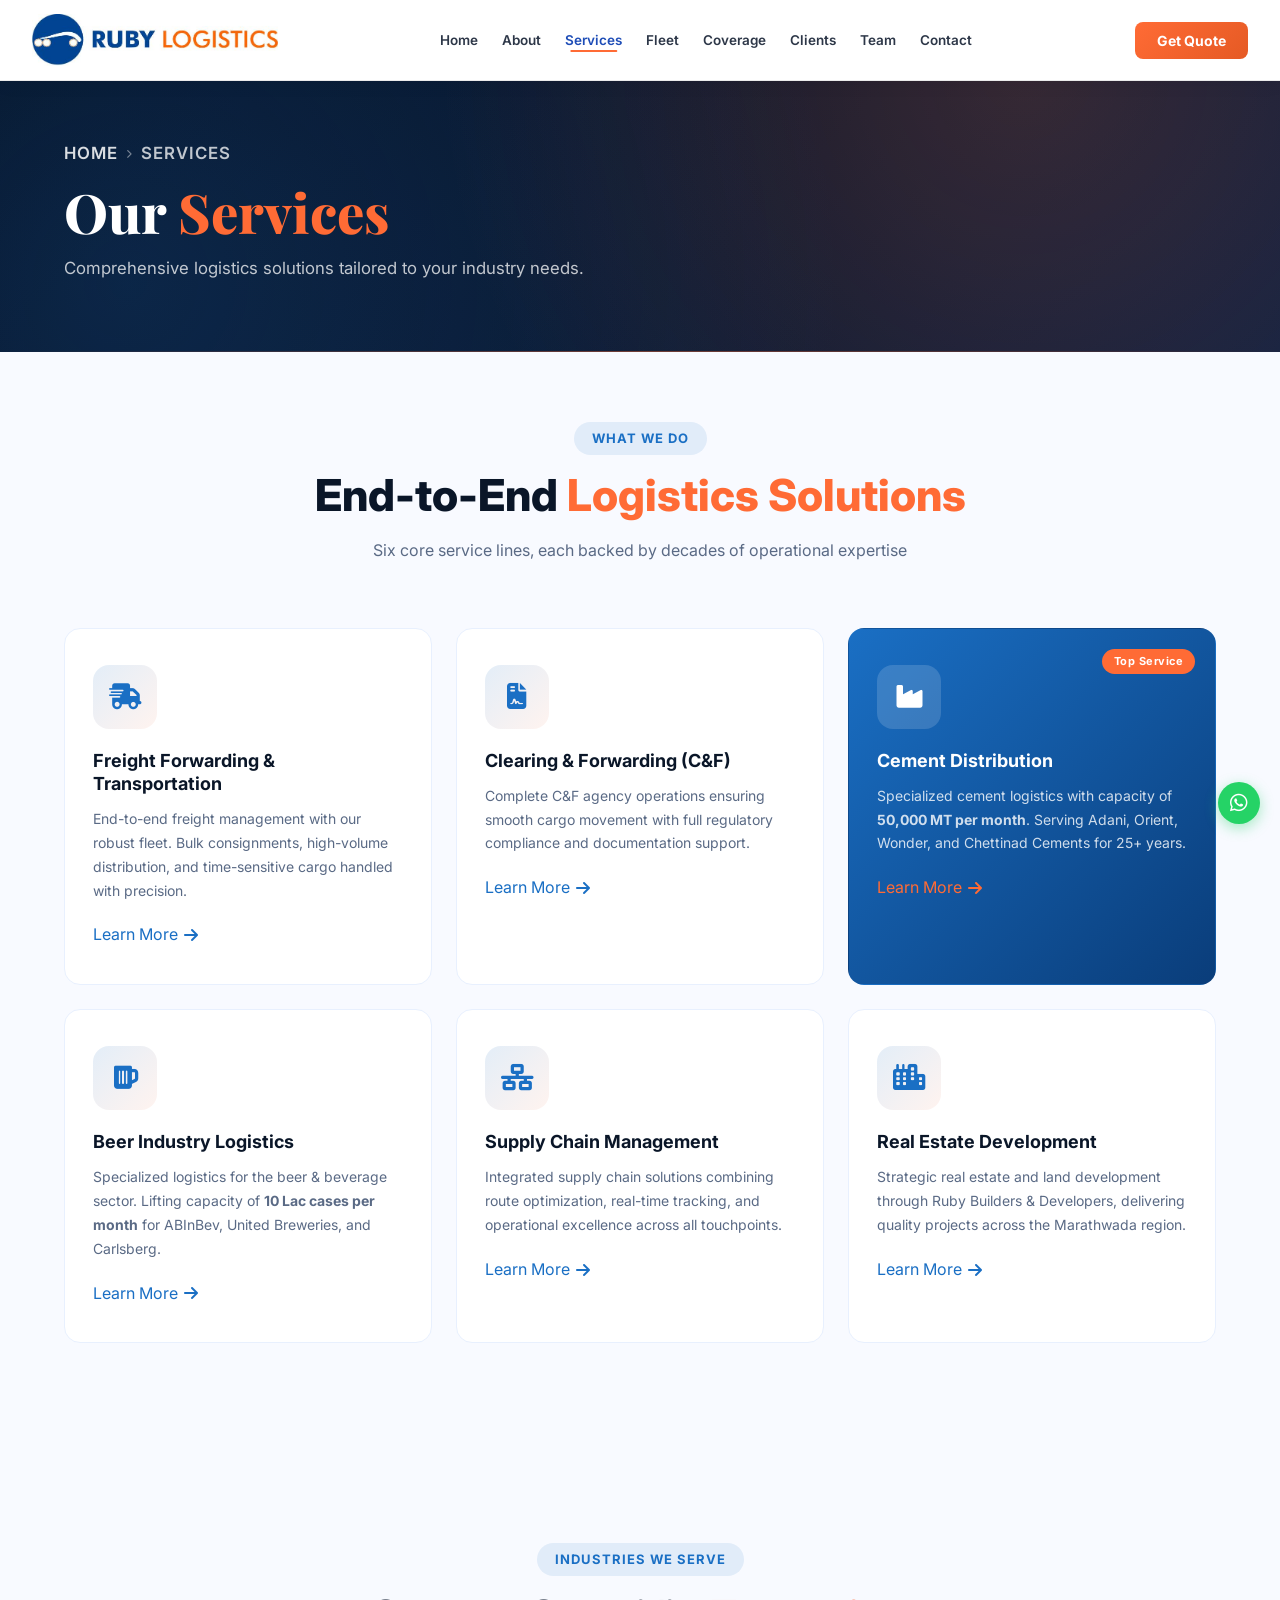
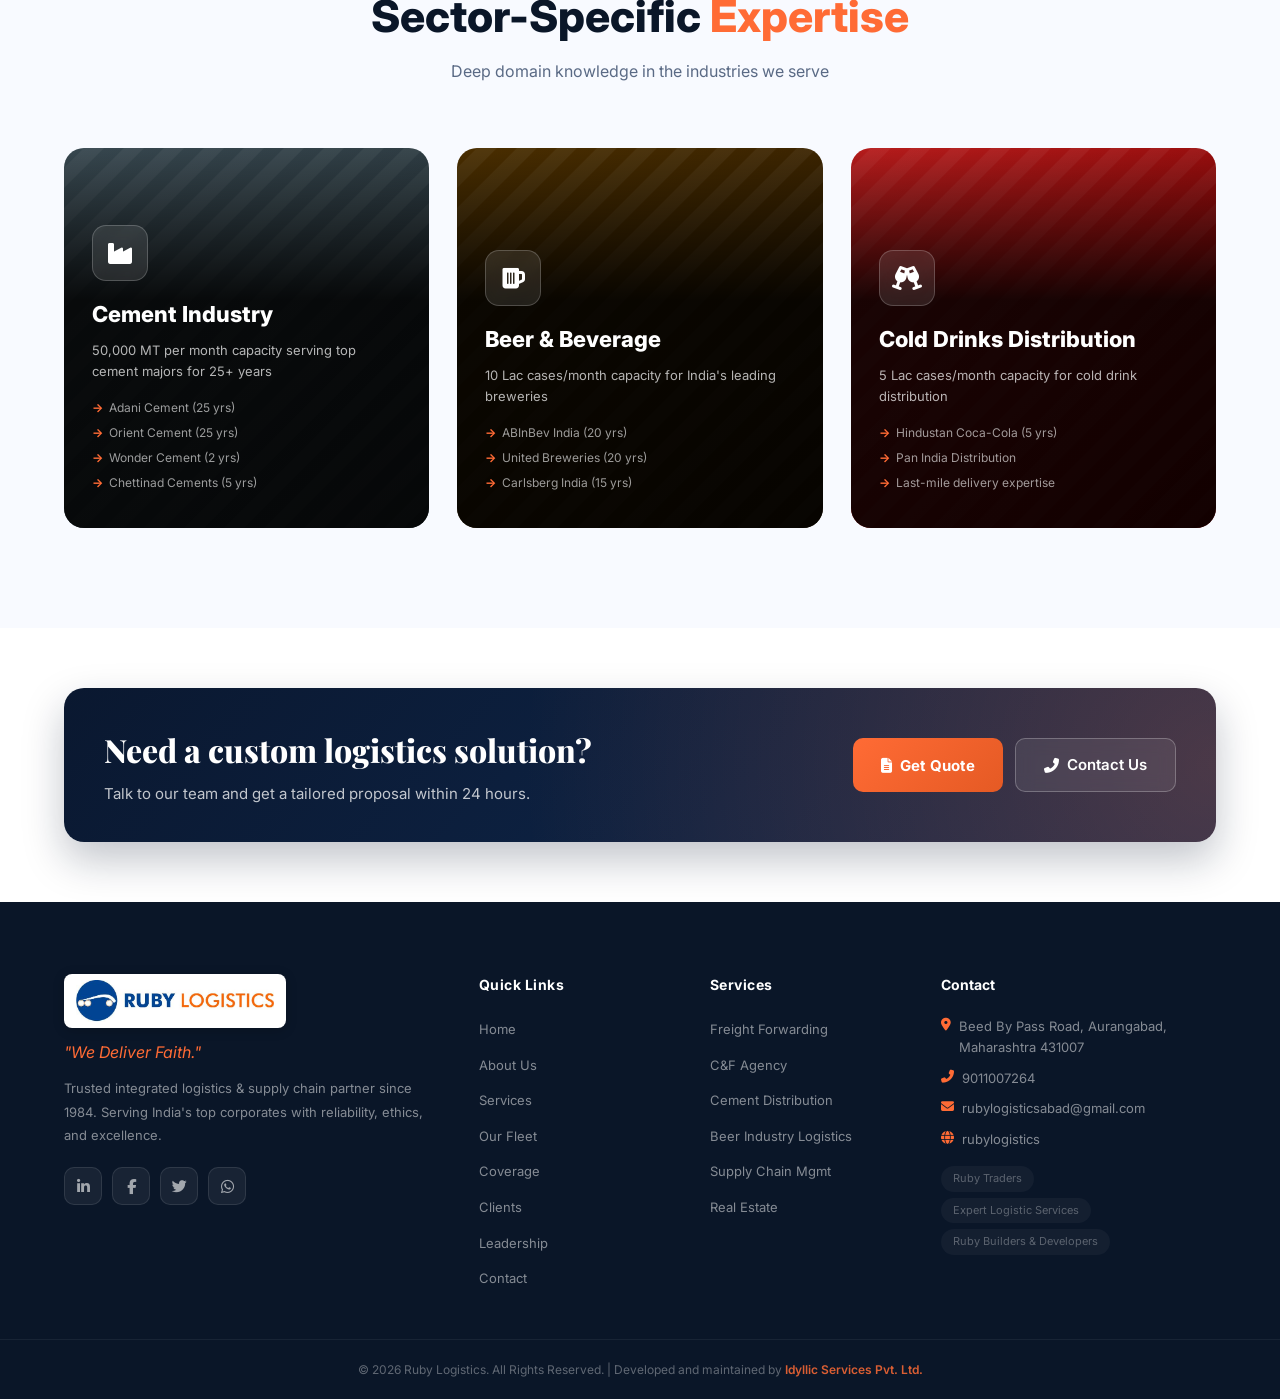
<file: website/services.html>
<!DOCTYPE html>
<html lang="en">
<head>
  <meta charset="UTF-8" />
  <meta name="viewport" content="width=device-width, initial-scale=1.0" />
  <meta name="description" content="Services offered by Ruby Logistics — freight forwarding, C&F agency, cement distribution, beer industry logistics, supply chain management, and real estate." />
  <title>Services | Ruby Logistics</title>
  <link rel="preconnect" href="https://fonts.googleapis.com" />
  <link rel="preconnect" href="https://fonts.gstatic.com" crossorigin />
  <link href="https://fonts.googleapis.com/css2?family=Inter:wght@300;400;500;600;700;800;900&family=Playfair+Display:wght@700;800;900&display=swap" rel="stylesheet" />
  <link rel="stylesheet" href="https://cdnjs.cloudflare.com/ajax/libs/font-awesome/6.5.0/css/all.min.css" />
  <link rel="stylesheet" href="css/style.css" />
  <link rel="stylesheet" href="css/responsive.css" />
</head>
<body data-page="services">

  <div id="quoteModal" class="modal-overlay" role="dialog" aria-modal="true" aria-label="Request a Quote">
    <div class="modal-box">
      <button class="modal-close" id="closeModal" aria-label="Close">&times;</button>
      <div class="modal-header">
        <div class="modal-icon"><i class="fas fa-file-invoice"></i></div>
        <h3>Request a Quote</h3>
        <p>Get a customized logistics solution in 24 hours</p>
      </div>
      <form class="modal-form" id="quoteForm">
        <div class="form-row">
          <div class="form-group"><label>Full Name *</label><input type="text" placeholder="Your Name" required /></div>
          <div class="form-group"><label>Phone Number *</label><input type="tel" placeholder="+91 XXXXX XXXXX" required /></div>
        </div>
        <div class="form-group"><label>Email Address</label><input type="email" placeholder="your@email.com" /></div>
        <div class="form-group">
          <label>Service Required *</label>
          <select required>
            <option value="">Select Service</option>
            <option>Freight Forwarding &amp; Transportation</option>
            <option>Clearing &amp; Forwarding (C&amp;F)</option>
            <option>Cement Distribution</option>
            <option>Beer Industry Logistics</option>
            <option>Supply Chain Management</option>
            <option>Real Estate Development</option>
          </select>
        </div>
        <div class="form-group"><label>Your Requirement</label><textarea placeholder="Describe your logistics requirement..." rows="3"></textarea></div>
        <button type="submit" class="btn-submit"><i class="fas fa-paper-plane"></i> Send Request</button>
      </form>
    </div>
  </div>

  <nav id="navbar" class="navbar-solid">
    <div class="nav-container">
      <a href="index.html" class="nav-logo"><img src="images/logo_0.jpeg" alt="Ruby Logistics" class="nav-logo-img-real"/></a>
      <ul class="nav-links" id="navLinks">
        <li><a href="index.html" class="nav-link" data-page="home">Home</a></li>
        <li><a href="about.html" class="nav-link" data-page="about">About</a></li>
        <li><a href="services.html" class="nav-link" data-page="services">Services</a></li>
        <li><a href="fleet.html" class="nav-link" data-page="fleet">Fleet</a></li>
        <li><a href="coverage.html" class="nav-link" data-page="coverage">Coverage</a></li>
        <li><a href="clients.html" class="nav-link" data-page="clients">Clients</a></li>
        <li><a href="team.html" class="nav-link" data-page="team">Team</a></li>
        <li><a href="contact.html" class="nav-link" data-page="contact">Contact</a></li>
      </ul>
      <div class="nav-actions">
        <button class="btn-quote-nav" id="openModalNav">Get Quote</button>
        <button class="hamburger" id="hamburger" aria-label="Menu"><span></span><span></span><span></span></button>
      </div>
    </div>
  </nav>

  <div class="mobile-menu" id="mobileMenu">
    <div class="mobile-menu-inner">
      <ul>
        <li><a href="index.html" class="mob-link" data-page="home">Home</a></li>
        <li><a href="about.html" class="mob-link" data-page="about">About</a></li>
        <li><a href="services.html" class="mob-link" data-page="services">Services</a></li>
        <li><a href="fleet.html" class="mob-link" data-page="fleet">Fleet</a></li>
        <li><a href="coverage.html" class="mob-link" data-page="coverage">Coverage</a></li>
        <li><a href="clients.html" class="mob-link" data-page="clients">Clients</a></li>
        <li><a href="team.html" class="mob-link" data-page="team">Team</a></li>
        <li><a href="contact.html" class="mob-link" data-page="contact">Contact</a></li>
      </ul>
      <button class="btn-quote-mob" id="openModalMob">Get a Quote</button>
    </div>
  </div>

  <section class="page-banner">
    <div class="container">
      <p class="page-crumb"><a href="index.html">Home</a> <i class="fas fa-chevron-right"></i> Services</p>
      <h1>Our <span class="highlight-orange">Services</span></h1>
      <p>Comprehensive logistics solutions tailored to your industry needs.</p>
    </div>
  </section>

  <section id="services" class="section services-section">
    <div class="container">
      <div class="section-header" data-aos="fade-up">
        <div class="section-tag">What We Do</div>
        <h2 class="section-title">End-to-End <span class="highlight-orange">Logistics Solutions</span></h2>
        <p class="section-sub">Six core service lines, each backed by decades of operational expertise</p>
      </div>

      <div class="services-grid">
        <div id="freight" class="service-card" data-aos="fade-up" data-aos-delay="0">
          <div class="service-icon-wrap">
            <div class="service-icon-bg"></div>
            <i class="fas fa-shipping-fast service-icon"></i>
          </div>
          <h3>Freight Forwarding &amp; Transportation</h3>
          <p>End-to-end freight management with our robust fleet. Bulk consignments, high-volume distribution, and time-sensitive cargo handled with precision.</p>
          <button type="button" class="service-link service-cta" data-service="Freight Forwarding &amp; Transportation">Learn More <i class="fas fa-arrow-right"></i></button>
        </div>

        <div id="cf" class="service-card" data-aos="fade-up" data-aos-delay="100">
          <div class="service-icon-wrap">
            <div class="service-icon-bg"></div>
            <i class="fas fa-file-contract service-icon"></i>
          </div>
          <h3>Clearing &amp; Forwarding (C&amp;F)</h3>
          <p>Complete C&amp;F agency operations ensuring smooth cargo movement with full regulatory compliance and documentation support.</p>
          <button type="button" class="service-link service-cta" data-service="Clearing &amp; Forwarding (C&amp;F)">Learn More <i class="fas fa-arrow-right"></i></button>
        </div>

        <div id="cement" class="service-card featured" data-aos="fade-up" data-aos-delay="200">
          <div class="service-badge">Top Service</div>
          <div class="service-icon-wrap">
            <div class="service-icon-bg"></div>
            <i class="fas fa-industry service-icon"></i>
          </div>
          <h3>Cement Distribution</h3>
          <p>Specialized cement logistics with capacity of <strong>50,000 MT per month</strong>. Serving Adani, Orient, Wonder, and Chettinad Cements for 25+ years.</p>
          <button type="button" class="service-link service-cta" data-service="Cement Distribution">Learn More <i class="fas fa-arrow-right"></i></button>
        </div>

        <div id="beer" class="service-card" data-aos="fade-up" data-aos-delay="300">
          <div class="service-icon-wrap">
            <div class="service-icon-bg"></div>
            <i class="fas fa-beer service-icon"></i>
          </div>
          <h3>Beer Industry Logistics</h3>
          <p>Specialized logistics for the beer &amp; beverage sector. Lifting capacity of <strong>10 Lac cases per month</strong> for ABInBev, United Breweries, and Carlsberg.</p>
          <button type="button" class="service-link service-cta" data-service="Beer Industry Logistics">Learn More <i class="fas fa-arrow-right"></i></button>
        </div>

        <div id="scm" class="service-card" data-aos="fade-up" data-aos-delay="400">
          <div class="service-icon-wrap">
            <div class="service-icon-bg"></div>
            <i class="fas fa-network-wired service-icon"></i>
          </div>
          <h3>Supply Chain Management</h3>
          <p>Integrated supply chain solutions combining route optimization, real-time tracking, and operational excellence across all touchpoints.</p>
          <button type="button" class="service-link service-cta" data-service="Supply Chain Management">Learn More <i class="fas fa-arrow-right"></i></button>
        </div>

        <div id="realestate" class="service-card" data-aos="fade-up" data-aos-delay="500">
          <div class="service-icon-wrap">
            <div class="service-icon-bg"></div>
            <i class="fas fa-city service-icon"></i>
          </div>
          <h3>Real Estate Development</h3>
          <p>Strategic real estate and land development through Ruby Builders &amp; Developers, delivering quality projects across the Marathwada region.</p>
          <button type="button" class="service-link service-cta" data-service="Real Estate Development">Learn More <i class="fas fa-arrow-right"></i></button>
        </div>
      </div>
    </div>
  </section>

  <!-- Service Detail Modal -->
  <div id="serviceModal" class="modal-overlay service-detail-modal" role="dialog" aria-modal="true" aria-label="Service Details">
    <div class="modal-box">
      <button class="modal-close" id="closeServiceModal" aria-label="Close">&times;</button>
      <div class="modal-header">
        <div class="modal-icon"><i class="fas fa-info-circle"></i></div>
        <h3 id="serviceModalTitle">Service Details</h3>
        <p id="serviceModalSub">Learn what's included &amp; how we deliver</p>
      </div>
      <div class="service-modal-body" id="serviceModalBody">
        <!-- Content injected by JS -->
      </div>
      <div class="service-modal-actions">
        <button class="btn-primary" id="serviceModalQuote"><i class="fas fa-file-alt"></i> Get a Quote</button>
        <a href="contact.html" class="btn-secondary"><i class="fas fa-phone-alt"></i> Contact Us</a>
      </div>
    </div>
  </div>

  <!-- ==================== INDUSTRIES ==================== -->
  <section class="section industries-section">
    <div class="container">
      <div class="section-header" data-aos="fade-up">
        <div class="section-tag">Industries We Serve</div>
        <h2 class="section-title">Sector-Specific <span class="highlight-orange">Expertise</span></h2>
        <p class="section-sub">Deep domain knowledge in the industries we serve</p>
      </div>

      <div class="industries-grid">
        <div class="industry-card" data-aos="flip-left" data-aos-delay="0">
          <div class="industry-bg industry-cement"></div>
          <div class="industry-content">
            <div class="industry-icon"><i class="fas fa-industry"></i></div>
            <h3>Cement Industry</h3>
            <p>50,000 MT per month capacity serving top cement majors for 25+ years</p>
            <ul class="industry-clients">
              <li>Adani Cement (25 yrs)</li>
              <li>Orient Cement (25 yrs)</li>
              <li>Wonder Cement (2 yrs)</li>
              <li>Chettinad Cements (5 yrs)</li>
            </ul>
          </div>
        </div>
        <div class="industry-card" data-aos="flip-left" data-aos-delay="150">
          <div class="industry-bg industry-beer"></div>
          <div class="industry-content">
            <div class="industry-icon"><i class="fas fa-beer"></i></div>
            <h3>Beer &amp; Beverage</h3>
            <p>10 Lac cases/month capacity for India's leading breweries</p>
            <ul class="industry-clients">
              <li>ABInBev India (20 yrs)</li>
              <li>United Breweries (20 yrs)</li>
              <li>Carlsberg India (15 yrs)</li>
            </ul>
          </div>
        </div>
        <div class="industry-card" data-aos="flip-left" data-aos-delay="300">
          <div class="industry-bg industry-drinks"></div>
          <div class="industry-content">
            <div class="industry-icon"><i class="fas fa-glass-cheers"></i></div>
            <h3>Cold Drinks Distribution</h3>
            <p>5 Lac cases/month capacity for cold drink distribution</p>
            <ul class="industry-clients">
              <li>Hindustan Coca-Cola (5 yrs)</li>
              <li>Pan India Distribution</li>
              <li>Last-mile delivery expertise</li>
            </ul>
          </div>
        </div>
      </div>
    </div>
  </section>

  <section class="section cta-strip-section">
    <div class="container">
      <div class="cta-strip" data-aos="zoom-in">
        <div>
          <h2>Need a custom logistics solution?</h2>
          <p>Talk to our team and get a tailored proposal within 24 hours.</p>
        </div>
        <div class="cta-strip-actions">
          <button class="btn-primary" id="openModalCta"><i class="fas fa-file-alt"></i> Get Quote</button>
          <a href="contact.html" class="btn-secondary"><i class="fas fa-phone-alt"></i> Contact Us</a>
        </div>
      </div>
    </div>
  </section>

  <footer class="footer">
    <div class="footer-top">
      <div class="container">
        <div class="footer-grid">
          <div class="footer-brand">
            <div class="footer-logo"><img src="images/logo_0.jpeg" alt="Ruby Logistics" class="footer-logo-img-real"/></div>
            <p class="footer-tagline">"We Deliver Faith."</p>
            <p class="footer-desc">Trusted integrated logistics &amp; supply chain partner since 1984. Serving India's top corporates with reliability, ethics, and excellence.</p>
            <div class="footer-social">
              <a href="#" aria-label="LinkedIn"><i class="fab fa-linkedin-in"></i></a>
              <a href="#" aria-label="Facebook"><i class="fab fa-facebook-f"></i></a>
              <a href="#" aria-label="Twitter"><i class="fab fa-twitter"></i></a>
              <a href="https://wa.me/919011007264" aria-label="WhatsApp" target="_blank" rel="noopener"><i class="fab fa-whatsapp"></i></a>
            </div>
          </div>
          <div class="footer-links-col">
            <h4>Quick Links</h4>
            <ul>
              <li><a href="index.html">Home</a></li>
              <li><a href="about.html">About Us</a></li>
              <li><a href="services.html">Services</a></li>
              <li><a href="fleet.html">Our Fleet</a></li>
              <li><a href="coverage.html">Coverage</a></li>
              <li><a href="clients.html">Clients</a></li>
              <li><a href="team.html">Leadership</a></li>
              <li><a href="contact.html">Contact</a></li>
            </ul>
          </div>
          <div class="footer-links-col">
            <h4>Services</h4>
            <ul>
              <li><a href="services.html#freight">Freight Forwarding</a></li>
              <li><a href="services.html#cf">C&amp;F Agency</a></li>
              <li><a href="services.html#cement">Cement Distribution</a></li>
              <li><a href="services.html#beer">Beer Industry Logistics</a></li>
              <li><a href="services.html#scm">Supply Chain Mgmt</a></li>
              <li><a href="services.html#realestate">Real Estate</a></li>
            </ul>
          </div>
          <div class="footer-contact-col">
            <h4>Contact</h4>
            <p><i class="fas fa-map-marker-alt"></i> Beed By Pass Road, Aurangabad, Maharashtra 431007</p>
            <p><i class="fas fa-phone-alt"></i> <a href="tel:9011007264">9011007264</a></p>
            <p><i class="fas fa-envelope"></i> <a href="mailto:rubylogisticsabad@gmail.com">rubylogisticsabad@gmail.com</a></p>
            <p><i class="fas fa-globe"></i> <a href="https://ruby-logistics-transport-prnt.vercel.app/" target="_blank" rel="noopener">rubylogistics</a></p>
            <div class="footer-entities">
              <span>Ruby Traders</span>
              <span>Expert Logistic Services</span>
              <span>Ruby Builders &amp; Developers</span>
            </div>
          </div>
        </div>
      </div>
    </div>
    <div class="footer-bottom"><div class="container"><p>&copy; 2026 Ruby Logistics. All Rights Reserved. | Developed and maintained by <a href="https://idyllicservices.in/" target="_blank" rel="noopener" class="credit-link">Idyllic Services Pvt. Ltd.</a></p></div></div>
  </footer>

  <a href="https://wa.me/919011007264?text=Hello%20Ruby%20Logistics%2C%20I%20need%20logistics%20services." class="whatsapp-btn" target="_blank" rel="noopener" aria-label="Chat on WhatsApp">
    <i class="fab fa-whatsapp"></i>
    <span class="wa-tooltip">Chat with us!</span>
  </a>
  <button class="back-to-top" id="backToTop" aria-label="Back to top"><i class="fas fa-chevron-up"></i></button>

  <script src="js/main.js"></script>
  <script src="js/services.js"></script>
</body>
</html>
</file>
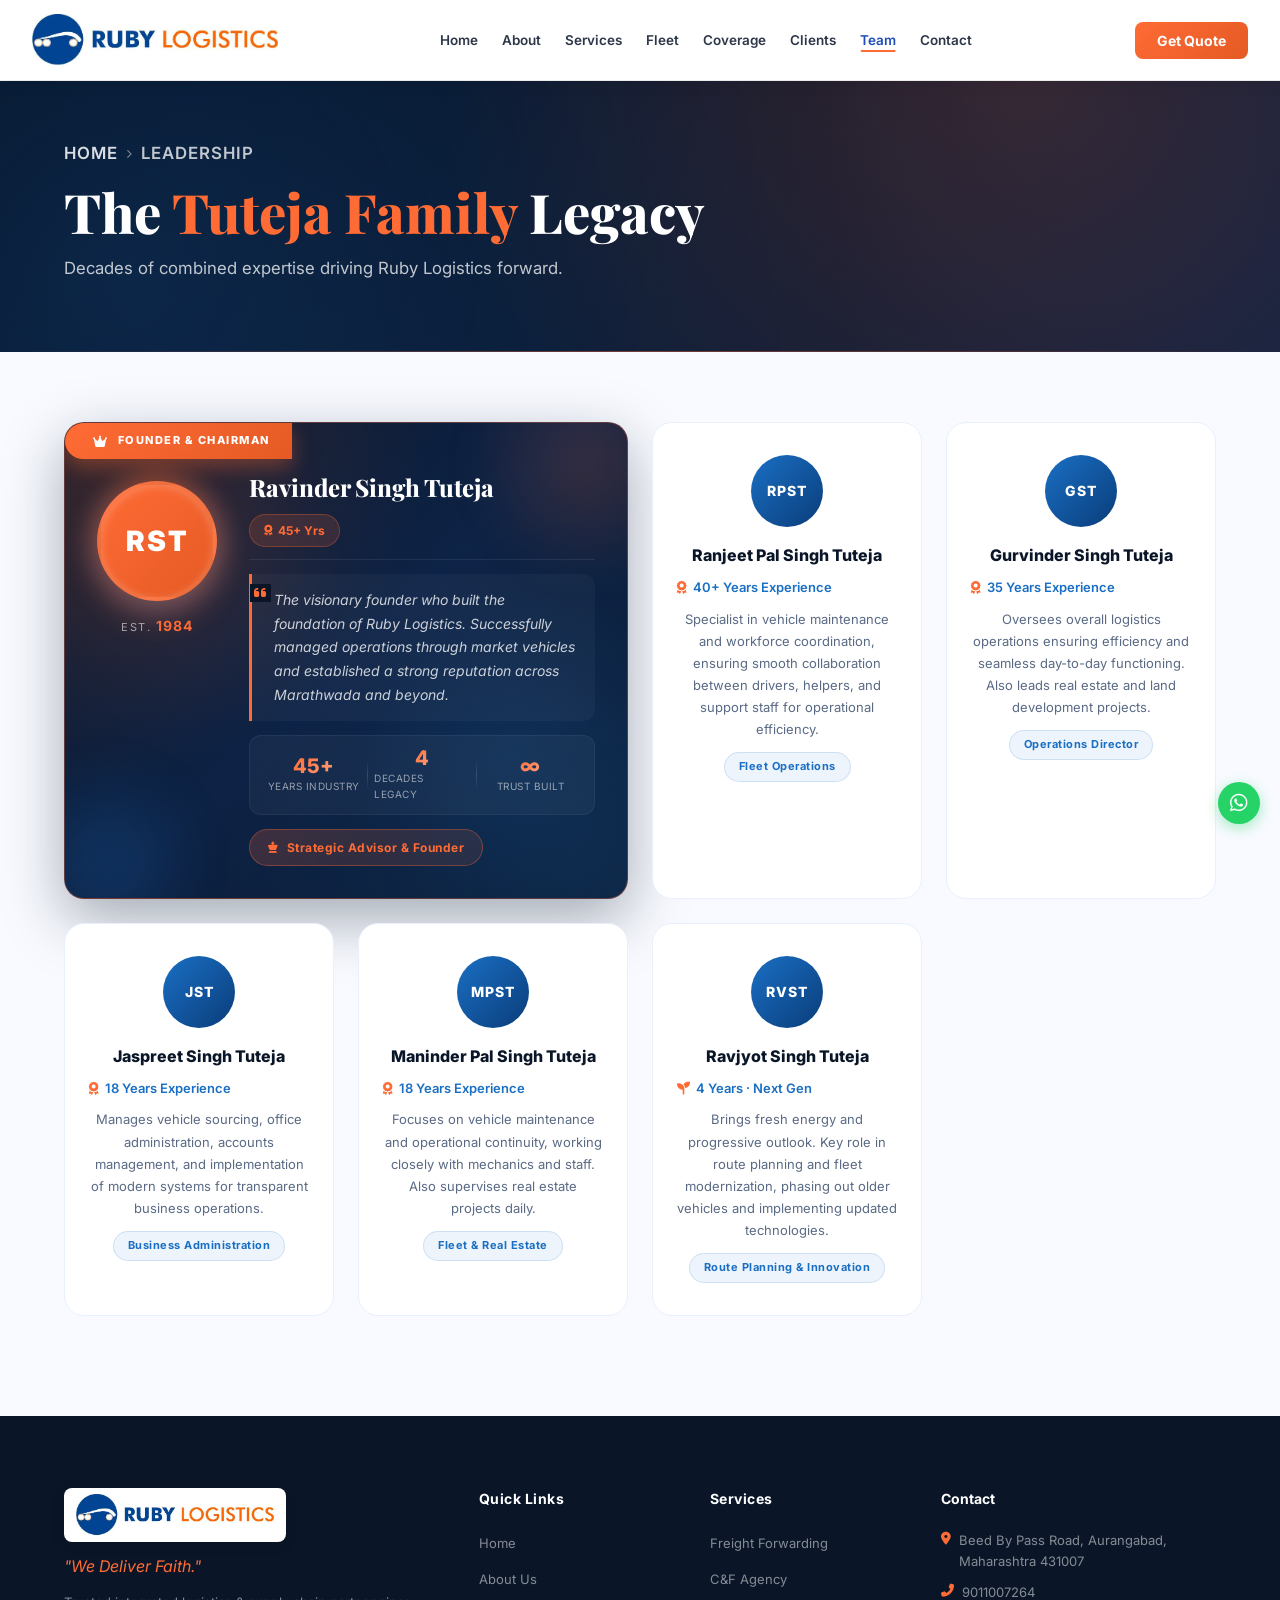
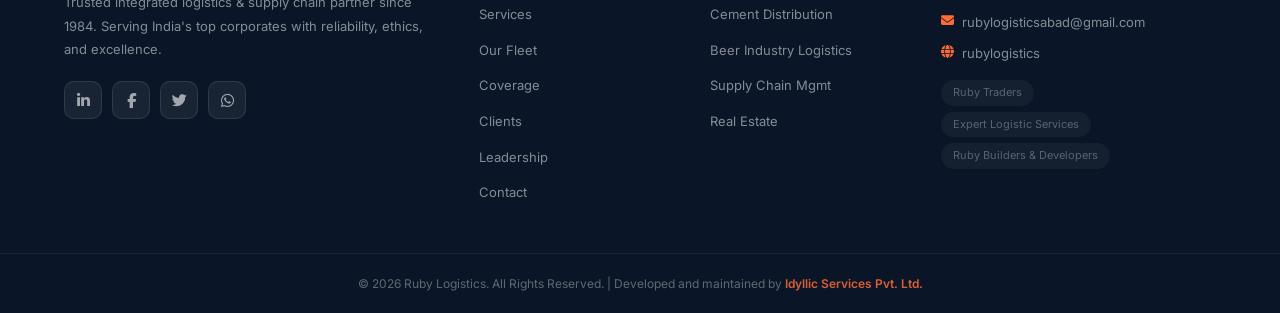
<file: website/team.html>
<!DOCTYPE html>
<html lang="en">
<head>
  <meta charset="UTF-8" />
  <meta name="viewport" content="width=device-width, initial-scale=1.0" />
  <meta name="description" content="The Tuteja family — three generations of leadership driving Ruby Logistics. Meet the founders and operations team." />
  <title>Leadership | Ruby Logistics</title>
  <link rel="preconnect" href="https://fonts.googleapis.com" />
  <link rel="preconnect" href="https://fonts.gstatic.com" crossorigin />
  <link href="https://fonts.googleapis.com/css2?family=Inter:wght@300;400;500;600;700;800;900&family=Playfair+Display:wght@700;800;900&display=swap" rel="stylesheet" />
  <link rel="stylesheet" href="https://cdnjs.cloudflare.com/ajax/libs/font-awesome/6.5.0/css/all.min.css" />
  <link rel="stylesheet" href="css/style.css" />
  <link rel="stylesheet" href="css/responsive.css" />
</head>
<body data-page="team">

  <div id="quoteModal" class="modal-overlay" role="dialog" aria-modal="true" aria-label="Request a Quote">
    <div class="modal-box">
      <button class="modal-close" id="closeModal" aria-label="Close">&times;</button>
      <div class="modal-header">
        <div class="modal-icon"><i class="fas fa-file-invoice"></i></div>
        <h3>Request a Quote</h3>
        <p>Get a customized logistics solution in 24 hours</p>
      </div>
      <form class="modal-form" id="quoteForm">
        <div class="form-row">
          <div class="form-group"><label>Full Name *</label><input type="text" placeholder="Your Name" required /></div>
          <div class="form-group"><label>Phone Number *</label><input type="tel" placeholder="+91 XXXXX XXXXX" required /></div>
        </div>
        <div class="form-group"><label>Email Address</label><input type="email" placeholder="your@email.com" /></div>
        <div class="form-group"><label>Service Required *</label>
          <select required>
            <option value="">Select Service</option>
            <option>Freight Forwarding &amp; Transportation</option>
            <option>Clearing &amp; Forwarding (C&amp;F)</option>
            <option>Cement Distribution</option>
            <option>Beer Industry Logistics</option>
            <option>Supply Chain Management</option>
            <option>Real Estate Development</option>
          </select>
        </div>
        <div class="form-group"><label>Your Requirement</label><textarea placeholder="Describe your logistics requirement..." rows="3"></textarea></div>
        <button type="submit" class="btn-submit"><i class="fas fa-paper-plane"></i> Send Request</button>
      </form>
    </div>
  </div>

  <nav id="navbar" class="navbar-solid">
    <div class="nav-container">
      <a href="index.html" class="nav-logo"><img src="images/logo_0.jpeg" alt="Ruby Logistics" class="nav-logo-img-real"/></a>
      <ul class="nav-links" id="navLinks">
        <li><a href="index.html" class="nav-link" data-page="home">Home</a></li>
        <li><a href="about.html" class="nav-link" data-page="about">About</a></li>
        <li><a href="services.html" class="nav-link" data-page="services">Services</a></li>
        <li><a href="fleet.html" class="nav-link" data-page="fleet">Fleet</a></li>
        <li><a href="coverage.html" class="nav-link" data-page="coverage">Coverage</a></li>
        <li><a href="clients.html" class="nav-link" data-page="clients">Clients</a></li>
        <li><a href="team.html" class="nav-link" data-page="team">Team</a></li>
        <li><a href="contact.html" class="nav-link" data-page="contact">Contact</a></li>
      </ul>
      <div class="nav-actions">
        <button class="btn-quote-nav" id="openModalNav">Get Quote</button>
        <button class="hamburger" id="hamburger" aria-label="Menu"><span></span><span></span><span></span></button>
      </div>
    </div>
  </nav>

  <div class="mobile-menu" id="mobileMenu">
    <div class="mobile-menu-inner">
      <ul>
        <li><a href="index.html" class="mob-link" data-page="home">Home</a></li>
        <li><a href="about.html" class="mob-link" data-page="about">About</a></li>
        <li><a href="services.html" class="mob-link" data-page="services">Services</a></li>
        <li><a href="fleet.html" class="mob-link" data-page="fleet">Fleet</a></li>
        <li><a href="coverage.html" class="mob-link" data-page="coverage">Coverage</a></li>
        <li><a href="clients.html" class="mob-link" data-page="clients">Clients</a></li>
        <li><a href="team.html" class="mob-link" data-page="team">Team</a></li>
        <li><a href="contact.html" class="mob-link" data-page="contact">Contact</a></li>
      </ul>
      <button class="btn-quote-mob" id="openModalMob">Get a Quote</button>
    </div>
  </div>

  <section class="page-banner">
    <div class="container">
      <p class="page-crumb"><a href="index.html">Home</a> <i class="fas fa-chevron-right"></i> Leadership</p>
      <h1>The <span class="highlight-orange">Tuteja Family</span> Legacy</h1>
      <p>Decades of combined expertise driving Ruby Logistics forward.</p>
    </div>
  </section>

  <section id="team" class="section team-section">
    <div class="container">
      <div class="team-grid">
        <div class="team-card featured-team" data-aos="fade-up" data-aos-delay="0">
          <div class="ft-pattern"></div>
          <div class="ft-badge"><i class="fas fa-crown"></i> Founder &amp; Chairman</div>
          <div class="ft-body">
            <div class="ft-left">
              <div class="ft-avatar">
                <div class="ft-avatar-inner">RST</div>
                <div class="ft-avatar-glow"></div>
              </div>
              <div class="ft-since">Est. <strong>1984</strong></div>
            </div>
            <div class="ft-right">
              <div class="ft-name-row">
                <h3>Ravinder Singh Tuteja</h3>
                <span class="ft-yrs"><i class="fas fa-award"></i> 45+ Yrs</span>
              </div>
              <div class="ft-quote">
                <i class="fas fa-quote-left ft-quote-icon"></i>
                <p>The visionary founder who built the foundation of Ruby Logistics. Successfully managed operations through market vehicles and established a strong reputation across Marathwada and beyond.</p>
              </div>
              <div class="ft-stats">
                <div class="ft-stat"><span class="ft-stat-num">45+</span><span class="ft-stat-lbl">Years Industry</span></div>
                <div class="ft-stat-divider"></div>
                <div class="ft-stat"><span class="ft-stat-num">4</span><span class="ft-stat-lbl">Decades Legacy</span></div>
                <div class="ft-stat-divider"></div>
                <div class="ft-stat"><span class="ft-stat-num">∞</span><span class="ft-stat-lbl">Trust Built</span></div>
              </div>
              <div class="ft-role-tag"><i class="fas fa-chess-king"></i> Strategic Advisor &amp; Founder</div>
            </div>
          </div>
        </div>

        <div class="team-card" data-aos="fade-up" data-aos-delay="100">
          <div class="team-avatar"><div class="avatar-initials">RPST</div></div>
          <h3>Ranjeet Pal Singh Tuteja</h3>
          <div class="team-exp"><i class="fas fa-award"></i> 40+ Years Experience</div>
          <p>Specialist in vehicle maintenance and workforce coordination, ensuring smooth collaboration between drivers, helpers, and support staff for operational efficiency.</p>
          <div class="team-role-tag">Fleet Operations</div>
        </div>

        <div class="team-card" data-aos="fade-up" data-aos-delay="200">
          <div class="team-avatar"><div class="avatar-initials">GST</div></div>
          <h3>Gurvinder Singh Tuteja</h3>
          <div class="team-exp"><i class="fas fa-award"></i> 35 Years Experience</div>
          <p>Oversees overall logistics operations ensuring efficiency and seamless day-to-day functioning. Also leads real estate and land development projects.</p>
          <div class="team-role-tag">Operations Director</div>
        </div>

        <div class="team-card" data-aos="fade-up" data-aos-delay="300">
          <div class="team-avatar"><div class="avatar-initials">JST</div></div>
          <h3>Jaspreet Singh Tuteja</h3>
          <div class="team-exp"><i class="fas fa-award"></i> 18 Years Experience</div>
          <p>Manages vehicle sourcing, office administration, accounts management, and implementation of modern systems for transparent business operations.</p>
          <div class="team-role-tag">Business Administration</div>
        </div>

        <div class="team-card" data-aos="fade-up" data-aos-delay="400">
          <div class="team-avatar"><div class="avatar-initials">MPST</div></div>
          <h3>Maninder Pal Singh Tuteja</h3>
          <div class="team-exp"><i class="fas fa-award"></i> 18 Years Experience</div>
          <p>Focuses on vehicle maintenance and operational continuity, working closely with mechanics and staff. Also supervises real estate projects daily.</p>
          <div class="team-role-tag">Fleet &amp; Real Estate</div>
        </div>

        <div class="team-card" data-aos="fade-up" data-aos-delay="500">
          <div class="team-avatar"><div class="avatar-initials">RVST</div></div>
          <h3>Ravjyot Singh Tuteja</h3>
          <div class="team-exp"><i class="fas fa-seedling"></i> 4 Years · Next Gen</div>
          <p>Brings fresh energy and progressive outlook. Key role in route planning and fleet modernization, phasing out older vehicles and implementing updated technologies.</p>
          <div class="team-role-tag">Route Planning &amp; Innovation</div>
        </div>

        <div class="team-card" data-aos="fade-up" data-aos-delay="600">
          <div class="team-avatar"><div class="avatar-initials">AVST</div></div>
          <div class="team-badge green">CA</div>
          <h3>Avjeet Singh Tuteja</h3>
          <div class="team-exp"><i class="fas fa-chart-line"></i> Chartered Accountant</div>
          <p>Qualified CA overseeing spare parts procurement, inventory management, and statutory compliances including Income Tax, GST, and accurate financial reporting.</p>
          <div class="team-role-tag">Finance &amp; Compliance</div>
        </div>
      </div>
    </div>
  </section>

  <footer class="footer">
    <div class="footer-top">
      <div class="container">
        <div class="footer-grid">
          <div class="footer-brand">
            <div class="footer-logo"><img src="images/logo_0.jpeg" alt="Ruby Logistics" class="footer-logo-img-real"/></div>
            <p class="footer-tagline">"We Deliver Faith."</p>
            <p class="footer-desc">Trusted integrated logistics &amp; supply chain partner since 1984. Serving India's top corporates with reliability, ethics, and excellence.</p>
            <div class="footer-social">
              <a href="#" aria-label="LinkedIn"><i class="fab fa-linkedin-in"></i></a>
              <a href="#" aria-label="Facebook"><i class="fab fa-facebook-f"></i></a>
              <a href="#" aria-label="Twitter"><i class="fab fa-twitter"></i></a>
              <a href="https://wa.me/919011007264" aria-label="WhatsApp" target="_blank" rel="noopener"><i class="fab fa-whatsapp"></i></a>
            </div>
          </div>
          <div class="footer-links-col"><h4>Quick Links</h4>
            <ul>
              <li><a href="index.html">Home</a></li>
              <li><a href="about.html">About Us</a></li>
              <li><a href="services.html">Services</a></li>
              <li><a href="fleet.html">Our Fleet</a></li>
              <li><a href="coverage.html">Coverage</a></li>
              <li><a href="clients.html">Clients</a></li>
              <li><a href="team.html">Leadership</a></li>
              <li><a href="contact.html">Contact</a></li>
            </ul>
          </div>
          <div class="footer-links-col"><h4>Services</h4>
            <ul>
              <li><a href="services.html#freight">Freight Forwarding</a></li>
              <li><a href="services.html#cf">C&amp;F Agency</a></li>
              <li><a href="services.html#cement">Cement Distribution</a></li>
              <li><a href="services.html#beer">Beer Industry Logistics</a></li>
              <li><a href="services.html#scm">Supply Chain Mgmt</a></li>
              <li><a href="services.html#realestate">Real Estate</a></li>
            </ul>
          </div>
          <div class="footer-contact-col"><h4>Contact</h4>
            <p><i class="fas fa-map-marker-alt"></i> Beed By Pass Road, Aurangabad, Maharashtra 431007</p>
            <p><i class="fas fa-phone-alt"></i> <a href="tel:9011007264">9011007264</a></p>
            <p><i class="fas fa-envelope"></i> <a href="mailto:rubylogisticsabad@gmail.com">rubylogisticsabad@gmail.com</a></p>
            <p><i class="fas fa-globe"></i> <a href="https://ruby-logistics-transport-prnt.vercel.app/" target="_blank" rel="noopener">rubylogistics</a></p>
            <div class="footer-entities">
              <span>Ruby Traders</span>
              <span>Expert Logistic Services</span>
              <span>Ruby Builders &amp; Developers</span>
            </div>
          </div>
        </div>
      </div>
    </div>
    <div class="footer-bottom"><div class="container"><p>&copy; 2026 Ruby Logistics. All Rights Reserved. | Developed and maintained by <a href="https://idyllicservices.in/" target="_blank" rel="noopener" class="credit-link">Idyllic Services Pvt. Ltd.</a></p></div></div>
  </footer>

  <a href="https://wa.me/919011007264?text=Hello%20Ruby%20Logistics%2C%20I%20need%20logistics%20services." class="whatsapp-btn" target="_blank" rel="noopener" aria-label="Chat on WhatsApp">
    <i class="fab fa-whatsapp"></i>
    <span class="wa-tooltip">Chat with us!</span>
  </a>
  <button class="back-to-top" id="backToTop" aria-label="Back to top"><i class="fas fa-chevron-up"></i></button>

  <script src="js/main.js"></script>
</body>
</html>
</file>
<file: website/css/style.css>
/* ================================================
   RUBY LOGISTICS — Premium Website Stylesheet
   Blue: #1a6fc4 | Orange: #FF6B35 | Dark: #0a1628
   ================================================ */

/* ---- RESET & BASE ---- */
*, *::before, *::after { box-sizing: border-box; margin: 0; padding: 0; }

:root {
  --blue: #1a6fc4;
  --blue-dark: #0a3d7a;
  --blue-light: #2196F3;
  --orange: #FF6B35;
  --orange-dark: #e55a24;
  --dark: #0a1628;
  --dark2: #0f1f3d;
  --text: #1a2236;
  --text-light: #5a6a85;
  --white: #ffffff;
  --off-white: #f8faff;
  --glass: rgba(255,255,255,0.08);
  --glass-border: rgba(255,255,255,0.15);
  --shadow: 0 20px 60px rgba(0,0,0,0.12);
  --shadow-card: 0 8px 32px rgba(26,111,196,0.1);
  --radius: 16px;
  --radius-sm: 10px;
  --transition: 0.35s cubic-bezier(0.4, 0, 0.2, 1);
}

html { scroll-behavior: smooth; font-size: 16px; }

body {
  font-family: 'Inter', sans-serif;
  background: var(--white);
  color: var(--text);
  overflow-x: hidden;
  line-height: 1.6;
}

a { text-decoration: none; color: inherit; }
ul { list-style: none; }
img { max-width: 100%; display: block; }
button { cursor: pointer; font-family: 'Inter', sans-serif; border: none; outline: none; }
input, select, textarea { font-family: 'Inter', sans-serif; }

.container { max-width: 1200px; margin: 0 auto; padding: 0 24px; }
.section { padding: 100px 0; }

/* ---- SCROLLBAR ---- */
::-webkit-scrollbar { width: 6px; }
::-webkit-scrollbar-track { background: var(--dark); }
::-webkit-scrollbar-thumb { background: var(--orange); border-radius: 3px; }

/* ================================================
   PRELOADER
   ================================================ */
#preloader {
  position: fixed; inset: 0; z-index: 9999;
  background: linear-gradient(160deg, #040b18 0%, #071224 50%, #0a1830 100%);
  display: flex; align-items: center; justify-content: center;
  transition: opacity 0.7s ease, visibility 0.7s ease;
}
#preloader.hidden { opacity: 0; visibility: hidden; pointer-events: none; }

/* Subtle radial glow behind logo */
#preloader::before {
  content: '';
  position: absolute;
  width: 500px; height: 500px;
  background: radial-gradient(circle, rgba(26,111,196,0.12) 0%, transparent 70%);
  top: 50%; left: 50%; transform: translate(-50%, -60%);
  pointer-events: none;
}

.preloader-inner {
  display: flex; flex-direction: column; align-items: center;
  width: 100%; max-width: 520px; padding: 0 24px;
}

/* Logo */
.pre-logo-wrap {
  margin-bottom: 10px;
  animation: preLogoIn 0.8s cubic-bezier(0.22,1,0.36,1) both;
}
.pre-logo {
  width: 260px; height: auto; display: block;
  border-radius: 10px;
  background: white;
  padding: 10px 18px;
  box-shadow:
    0 0 0 1px rgba(255,255,255,0.06),
    0 8px 32px rgba(0,0,0,0.5),
    0 0 60px rgba(26,111,196,0.2);
}
@keyframes preLogoIn {
  from { opacity: 0; transform: translateY(-20px) scale(0.9); }
  to   { opacity: 1; transform: translateY(0)   scale(1);   }
}

/* Tagline */
.pre-tagline {
  font-size: 13px; font-weight: 500; letter-spacing: 3px;
  color: rgba(255,255,255,0.4);
  text-transform: uppercase; margin-bottom: 28px;
  animation: preFadeIn 0.8s 0.3s ease both;
}
@keyframes preFadeIn {
  from { opacity: 0; transform: translateY(8px); }
  to   { opacity: 1; transform: translateY(0);   }
}

/* Road + Truck */
.pre-road-wrap {
  width: 100%; position: relative;
  margin-bottom: 28px;
  animation: preFadeIn 0.6s 0.5s ease both;
}

.pre-road {
  width: 100%; height: 14px;
  background: #1a2b3c;
  border-radius: 4px;
  position: relative; overflow: hidden;
  border-top: 2px solid rgba(255,255,255,0.08);
}
.pre-dashes {
  position: absolute; top: 50%; transform: translateY(-50%);
  display: flex; gap: 18px;
  animation: dashScroll 0.8s linear infinite;
  white-space: nowrap;
}
.pre-dashes span {
  display: inline-block; width: 28px; height: 3px;
  background: rgba(255,107,53,0.6); border-radius: 2px; flex-shrink: 0;
}
@keyframes dashScroll {
  0%   { transform: translateY(-50%) translateX(0); }
  100% { transform: translateY(-50%) translateX(-46px); }
}

/* Truck driving across */
.pre-truck {
  position: absolute;
  bottom: 100%;
  width: 200px; height: auto;
  filter: drop-shadow(0 6px 16px rgba(0,0,0,0.6));
  animation: truckDrive 2.2s linear infinite;
}
@keyframes truckDrive {
  0%   { left: -220px; }
  100% { left: calc(100% + 20px); }
}

/* Exhaust smoke */
.ps1 { animation: pSmoke 1s ease-out infinite; }
.ps2 { animation: pSmoke 1s 0.3s ease-out infinite; }
@keyframes pSmoke {
  0%   { transform: translate(0,0)   scale(0.5); opacity: 0.4; }
  100% { transform: translate(-6px,-16px) scale(2.5); opacity: 0; }
}

/* Progress bar */
.pre-bar {
  width: 100%; height: 3px;
  background: rgba(255,255,255,0.08);
  border-radius: 3px; overflow: hidden;
  animation: preFadeIn 0.5s 0.6s ease both;
}
.pre-fill {
  height: 100%; width: 0;
  background: linear-gradient(90deg, #1a6fc4, #FF6B35);
  border-radius: 3px;
  animation: barLoad 2.2s cubic-bezier(0.4,0,0.2,1) forwards;
  box-shadow: 0 0 8px rgba(255,107,53,0.4);
}
@keyframes barLoad {
  0%   { width: 0%; }
  40%  { width: 55%; }
  80%  { width: 85%; }
  100% { width: 100%; }
}

/* Loading text */
.pre-percent {
  font-size: 11px; letter-spacing: 2px; text-transform: uppercase;
  color: rgba(255,255,255,0.3); margin-top: 10px;
  animation: preFadeIn 0.5s 0.7s ease both;
}

/* ================================================
   MODAL
   ================================================ */
.modal-overlay {
  position: fixed; inset: 0;
  background: rgba(10,22,40,0.85);
  backdrop-filter: blur(8px);
  z-index: 8000;
  display: flex; align-items: center; justify-content: center;
  padding: 20px;
  opacity: 0; visibility: hidden;
  transition: opacity 0.3s, visibility 0.3s;
}
.modal-overlay.active { opacity: 1; visibility: visible; }

.modal-box {
  background: var(--white);
  border-radius: 24px;
  padding: 40px;
  width: 100%; max-width: 560px;
  position: relative;
  transform: translateY(30px) scale(0.95);
  transition: transform 0.35s cubic-bezier(0.34, 1.56, 0.64, 1);
  max-height: 90vh; overflow-y: auto;
}
.modal-overlay.active .modal-box { transform: translateY(0) scale(1); }

.modal-close {
  position: absolute; top: 16px; right: 20px;
  font-size: 28px; color: var(--text-light);
  background: none; transition: color 0.2s, transform 0.2s;
  line-height: 1;
}
.modal-close:hover { color: var(--orange); transform: rotate(90deg); }

.modal-header { text-align: center; margin-bottom: 28px; }
.modal-icon {
  width: 60px; height: 60px;
  background: linear-gradient(135deg, var(--blue), var(--orange));
  border-radius: 50%; display: flex; align-items: center; justify-content: center;
  margin: 0 auto 14px; font-size: 22px; color: white;
}
.modal-header h3 { font-size: 24px; font-weight: 700; color: var(--dark); }
.modal-header p { color: var(--text-light); margin-top: 6px; }

/* ================================================
   FORM STYLES
   ================================================ */
.form-row { display: grid; grid-template-columns: 1fr 1fr; gap: 16px; }
.form-group { margin-bottom: 16px; }
.form-group label { display: block; font-size: 13px; font-weight: 600; color: var(--text); margin-bottom: 6px; }
.form-group input,
.form-group select,
.form-group textarea {
  width: 100%; padding: 12px 16px;
  border: 1.5px solid #e0e8f5;
  border-radius: 10px;
  font-size: 14px; color: var(--text);
  background: var(--off-white);
  transition: border-color 0.2s, box-shadow 0.2s;
}
.form-group input:focus,
.form-group select:focus,
.form-group textarea:focus {
  border-color: var(--blue);
  box-shadow: 0 0 0 3px rgba(26,111,196,0.12);
  outline: none; background: white;
}
.form-group textarea { resize: vertical; }

.btn-submit, .btn-submit-contact {
  width: 100%; padding: 14px;
  background: linear-gradient(135deg, var(--blue), var(--blue-dark));
  color: white; border-radius: 10px;
  font-size: 15px; font-weight: 700;
  letter-spacing: 0.5px;
  display: flex; align-items: center; justify-content: center; gap: 8px;
  transition: transform 0.2s, box-shadow 0.2s, background 0.2s;
}
.btn-submit:hover, .btn-submit-contact:hover {
  background: linear-gradient(135deg, var(--orange), var(--orange-dark));
  transform: translateY(-2px);
  box-shadow: 0 8px 24px rgba(255,107,53,0.35);
}

/* ================================================
   NAVIGATION
   ================================================ */
#navbar {
  position: fixed; top: 0; left: 0; right: 0;
  z-index: 1000;
  padding: 14px 0;
  background: #ffffff;
  border-bottom: 1px solid rgba(0,0,0,0.08);
  box-shadow: 0 2px 16px rgba(0,0,0,0.08);
  transition: padding 0.3s, box-shadow 0.3s;
}
#navbar.scrolled {
  background: #ffffff;
  padding: 10px 0;
  box-shadow: 0 4px 24px rgba(0,0,0,0.12);
}

.nav-container {
  max-width: 1300px; margin: 0 auto; padding: 0 32px;
  display: flex; align-items: center; gap: 0;
}

.nav-logo {
  display: flex; align-items: center; flex-shrink: 0;
  text-decoration: none;
}
/* Real logo image — white bg blends on white navbar */
.nav-logo-img-real {
  height: 52px; width: auto;
  display: block;
  mix-blend-mode: multiply;
  transition: opacity 0.2s, transform 0.2s;
}
.nav-logo:hover .nav-logo-img-real { opacity: 0.85; transform: scale(1.02); }
/* Footer SVG logo */
.footer-logo-svg-inline { height: 48px; width: auto; display: block; }
/* Hide unused logo elements */
.nav-logo-img, .footer-logo-img, .logo-mark, .logo-text, .logo-ruby, .logo-logistics,
.nav-logo-svg-inline { display: none; }

.nav-links {
  display: flex; gap: 2px; align-items: center;
  flex: 1; justify-content: center;
  margin: 0 16px;
}
.nav-link {
  padding: 8px 11px;
  font-size: 13.5px; font-weight: 600;
  color: #2d3748;
  border-radius: 8px;
  position: relative;
  transition: color 0.2s, background 0.2s;
}
.nav-link::after {
  content: '';
  position: absolute; bottom: 4px; left: 50%; transform: translateX(-50%);
  width: 0; height: 2px; background: var(--orange);
  border-radius: 2px; transition: width 0.3s;
}
.nav-link:hover, .nav-link.active { color: #1E4DB7; }
.nav-link:hover::after, .nav-link.active::after { width: 60%; }

.nav-actions { display: flex; align-items: center; gap: 10px; flex-shrink: 0; }
.nav-phone {
  display: inline-flex; align-items: center; gap: 5px;
  font-size: 13px; font-weight: 700; color: #1E3A8A;
  white-space: nowrap; padding: 8px 12px;
  border: 1.5px solid rgba(30,58,138,0.2);
  border-radius: 8px;
  transition: all 0.2s;
}
.nav-phone i { color: var(--orange); font-size: 11px; }
.nav-phone:hover { color: var(--orange); border-color: var(--orange); background: rgba(255,107,53,0.05); }

.btn-quote-nav {
  padding: 10px 22px;
  background: linear-gradient(135deg, var(--orange), var(--orange-dark));
  color: white; border-radius: 8px;
  font-size: 14px; font-weight: 700;
  transition: transform 0.2s, box-shadow 0.2s;
  white-space: nowrap;
}
.btn-quote-nav:hover { transform: translateY(-2px); box-shadow: 0 6px 20px rgba(255,107,53,0.4); }

.hamburger {
  display: none; flex-direction: column; gap: 5px;
  background: none; padding: 4px;
}
.hamburger span { display: block; width: 24px; height: 2px; background: #2d3748; border-radius: 2px; transition: all 0.3s; }
.hamburger.open span:nth-child(1) { transform: rotate(45deg) translate(5px, 5px); }
.hamburger.open span:nth-child(2) { opacity: 0; }
.hamburger.open span:nth-child(3) { transform: rotate(-45deg) translate(5px, -5px); }

/* Mobile Menu */
.mobile-menu {
  position: fixed; top: 0; right: -100%; width: 300px; height: 100vh;
  background: var(--dark2);
  z-index: 999; padding: 80px 32px 40px;
  transition: right 0.4s cubic-bezier(0.4, 0, 0.2, 1);
  box-shadow: -10px 0 40px rgba(0,0,0,0.3);
}
.mobile-menu.open { right: 0; }
.mobile-menu ul { display: flex; flex-direction: column; gap: 4px; margin-bottom: 32px; }
.mob-link {
  display: block; padding: 12px 16px;
  color: rgba(255,255,255,0.8); font-size: 16px; font-weight: 500;
  border-radius: 8px; transition: background 0.2s, color 0.2s;
}
.mob-link:hover { background: var(--glass); color: var(--orange); }
.btn-quote-mob {
  width: 100%; padding: 14px;
  background: linear-gradient(135deg, var(--orange), var(--orange-dark));
  color: white; border-radius: 10px; font-size: 15px; font-weight: 700;
}

/* ================================================
   HERO SECTION
   ================================================ */
.hero {
  position: relative; min-height: 100vh;
  display: flex; align-items: center;
  overflow: hidden;
  background: var(--dark);
}

.hero-bg {
  position: absolute; inset: 0;
  background:
    radial-gradient(ellipse 70% 55% at 75% 40%, rgba(26,111,196,0.22) 0%, transparent 65%),
    radial-gradient(ellipse 50% 60% at 15% 85%, rgba(255,107,53,0.1) 0%, transparent 55%),
    radial-gradient(ellipse 40% 40% at 50% 100%, rgba(26,111,196,0.12) 0%, transparent 60%),
    linear-gradient(160deg, #04091a 0%, #080f22 35%, #0a1830 70%, #0c1f3a 100%);
}

.hero-overlay {
  position: absolute; inset: 0;
  background: url("data:image/svg+xml,%3Csvg width='60' height='60' viewBox='0 0 60 60' xmlns='http://www.w3.org/2000/svg'%3E%3Cg fill='none' fill-rule='evenodd'%3E%3Cg fill='%23ffffff' fill-opacity='0.02'%3E%3Cpath d='M36 34v-4h-2v4h-4v2h4v4h2v-4h4v-2h-4zm0-30V0h-2v4h-4v2h4v4h2V6h4V4h-4zM6 34v-4H4v4H0v2h4v4h2v-4h4v-2H6zM6 4V0H4v4H0v2h4v4h2V6h4V4H6z'/%3E%3C/g%3E%3C/g%3E%3C/svg%3E");
}

.hero-particles { position: absolute; inset: 0; overflow: hidden; }
.particle {
  position: absolute; border-radius: 50%;
  background: rgba(26,111,196,0.3);
  animation: float-particle linear infinite;
}

@keyframes float-particle {
  0% { transform: translateY(100vh) scale(0); opacity: 0; }
  10% { opacity: 1; }
  90% { opacity: 0.6; }
  100% { transform: translateY(-20px) scale(1); opacity: 0; }
}

/* ---- HERO TWO-COLUMN LAYOUT ---- */
.hero-inner {
  position: relative; z-index: 10;
  display: grid;
  grid-template-columns: 1fr 1fr;
  gap: 48px;
  align-items: center;
  min-height: 100vh;
  padding-top: 90px;
  padding-bottom: 60px;
}

.hero-content {
  position: relative;
}

.hero-badge {
  display: inline-flex; align-items: center; gap: 8px;
  padding: 8px 20px;
  background: rgba(255,107,53,0.15);
  border: 1px solid rgba(255,107,53,0.3);
  border-radius: 100px;
  color: var(--orange); font-size: 13px; font-weight: 600;
  margin-bottom: 28px;
  backdrop-filter: blur(8px);
}

.hero-title {
  font-family: 'Playfair Display', serif;
  font-size: clamp(36px, 5vw, 68px);
  line-height: 1.08;
  color: white;
  margin-bottom: 16px;
}
/* "We Deliver" — static white line */
.title-we {
  display: block;
  color: white;
  font-size: 1em;
}
/* Cycling animated word — orange */
.title-faith {
  display: block;
  color: var(--orange);
  text-shadow: 0 0 32px rgba(255,107,53,0.35);
  min-height: 1.1em;
}
/* Blinking cursor */
.title-faith::after {
  content: '|';
  color: var(--orange);
  animation: cursorBlink 0.65s step-end infinite;
  margin-left: 3px;
  font-weight: 200;
  opacity: 0; /* hidden until typing starts */
}
.title-faith.typing::after { opacity: 1; }
@keyframes cursorBlink {
  0%, 100% { opacity: 1; }
  50% { opacity: 0; }
}

.hero-sub {
  font-size: 17px; color: rgba(255,255,255,0.7);
  max-width: 580px; margin-bottom: 28px; line-height: 1.65;
}

.hero-ctas { display: flex; gap: 16px; flex-wrap: wrap; margin-bottom: 36px; }

.btn-primary {
  display: inline-flex; align-items: center; gap: 8px;
  padding: 14px 28px;
  background: linear-gradient(135deg, var(--orange), var(--orange-dark));
  color: white; border-radius: 10px;
  font-size: 15px; font-weight: 700;
  transition: transform 0.2s, box-shadow 0.2s;
  border: none;
}
.btn-primary:hover { transform: translateY(-3px); box-shadow: 0 12px 32px rgba(255,107,53,0.4); }

.btn-secondary {
  display: inline-flex; align-items: center; gap: 8px;
  padding: 14px 28px;
  background: rgba(255,255,255,0.08);
  border: 1.5px solid rgba(255,255,255,0.25);
  color: white; border-radius: 10px;
  font-size: 15px; font-weight: 600;
  backdrop-filter: blur(8px);
  transition: background 0.2s, border-color 0.2s;
}
.btn-secondary:hover { background: rgba(255,255,255,0.16); border-color: rgba(255,255,255,0.4); }

/* Hero Stats */
.hero-stats {
  display: flex; gap: 0; align-items: center;
  background: rgba(255,255,255,0.06);
  backdrop-filter: blur(16px);
  border: 1px solid rgba(255,255,255,0.12);
  border-radius: 16px;
  padding: 18px 28px;
  width: fit-content;
  max-width: 100%;
}
.stat-card { text-align: center; padding: 0 24px; }
.stat-number {
  font-size: 32px; font-weight: 900; color: var(--orange);
  line-height: 1; margin-bottom: 4px;
}
.stat-label { font-size: 12px; color: rgba(255,255,255,0.6); font-weight: 500; white-space: nowrap; }
.stat-divider { width: 1px; height: 48px; background: rgba(255,255,255,0.15); }

/* Scroll indicator */
.scroll-indicator {
  position: absolute; bottom: 32px; left: 50%; transform: translateX(-50%);
  display: flex; flex-direction: column; align-items: center; gap: 8px;
  color: rgba(255,255,255,0.5); font-size: 12px; text-decoration: none;
  animation: scrollBounce 2s infinite;
}
.scroll-dot {
  width: 8px; height: 8px; background: var(--orange);
  border-radius: 50%; animation: scrollPulse 2s infinite;
}
@keyframes scrollBounce { 0%, 100% { transform: translateX(-50%) translateY(0); } 50% { transform: translateX(-50%) translateY(8px); } }
@keyframes scrollPulse { 0%, 100% { opacity: 1; } 50% { opacity: 0.3; } }

/* ---- HERO VISUAL (right column) ---- */
.hero-visual {
  position: relative; display: flex; align-items: center; justify-content: center;
}
.hero-visual-inner {
  position: relative; width: 100%; max-width: 560px;
}

/* Orbit rings behind the scene */
.visual-ring {
  position: absolute; border-radius: 50%; pointer-events: none;
  border: 1px solid rgba(255,107,53,0.12);
}
.vr1 {
  width: 110%; height: 110%;
  top: -5%; left: -5%;
  animation: vRingRotate 20s linear infinite;
}
.vr2 {
  width: 130%; height: 130%;
  top: -15%; left: -15%;
  border-color: rgba(26,111,196,0.1);
  animation: vRingRotate 30s linear infinite reverse;
}
@keyframes vRingRotate { from { transform: rotate(0deg); } to { transform: rotate(360deg); } }

/* Road scene card */
.road-scene {
  background: linear-gradient(160deg, #0d1f38 0%, #0a1628 60%, #0d2245 100%);
  border: 1px solid rgba(255,255,255,0.08);
  border-radius: 24px;
  padding: 18px 20px 0;
  overflow: hidden;
  position: relative;
  box-shadow: 0 30px 80px rgba(0,0,0,0.5), inset 0 1px 0 rgba(255,255,255,0.06);
}

/* Badges row — all three side by side across the top */
.badges-row {
  display: flex; gap: 8px; justify-content: space-between;
  margin-bottom: 14px; flex-wrap: wrap;
}

/* Floating info badges */
.float-badge {
  display: inline-flex; align-items: center; gap: 6px;
  padding: 6px 12px;
  background: rgba(255,255,255,0.07);
  border: 1px solid rgba(255,255,255,0.12);
  border-radius: 100px;
  font-size: 11px; font-weight: 600; color: rgba(255,255,255,0.85);
  backdrop-filter: blur(6px);
  white-space: nowrap;
  animation: fbFloat 3s ease-in-out infinite alternate;
}
.float-badge i { color: var(--orange); font-size: 10px; }
.fb2 { animation-duration: 3.5s; animation-direction: alternate-reverse; }
.fb3 { animation-duration: 4s; }
@keyframes fbFloat {
  0% { transform: translateY(0px); }
  100% { transform: translateY(-5px); }
}

/* Truck scene */
.truck-scene { position: relative; }

/* Full truck SVG */
.hero-truck-svg {
  width: 100%; display: block;
  animation: truckBounce 0.55s ease-in-out infinite alternate;
  filter: drop-shadow(0 10px 20px rgba(0,0,0,0.5));
}
@keyframes truckBounce {
  0% { transform: translateY(0px); }
  100% { transform: translateY(-4px); }
}

/* Road dashes scroll */
.road-dash-group { animation: roadDashScroll 1s linear infinite; }
@keyframes roadDashScroll {
  0%   { transform: translateX(0); }
  100% { transform: translateX(-110px); }
}

/* Exhaust smoke */
.smoke { animation: smokeRise 1.8s ease-out infinite; transform-origin: center; }
.s1 { animation-delay: 0s; }
.s2 { animation-delay: 0.5s; }
.s3 { animation-delay: 1s; }
@keyframes smokeRise {
  0%   { transform: translate(0,0) scale(0.4); opacity: 0.5; }
  100% { transform: translate(-12px, -30px) scale(3); opacity: 0; }
}

/* Wheel spoke rotation (visual cross lines) */
.truck-body-group circle + circle + circle { animation: wheelSpin 0.5s linear infinite; }

/* Wheel dust */
.wheel-dust {
  position: absolute; bottom: 14px; left: 30px;
  width: 70px; height: 12px;
  background: radial-gradient(ellipse, rgba(200,180,150,0.18) 0%, transparent 70%);
  border-radius: 50%;
  animation: dustPulse 0.55s ease-in-out infinite alternate;
}
@keyframes dustPulse {
  0%   { transform: scaleX(1);   opacity: 0.25; }
  100% { transform: scaleX(1.4); opacity: 0.55; }
}

/* Route indicator dots */
.route-dots {
  display: flex; justify-content: center; gap: 10px;
  padding: 12px 0 14px;
  position: relative; z-index: 5;
}
.rdot {
  width: 10px; height: 10px; border-radius: 50%;
  background: rgba(255,255,255,0.2);
  border: 1.5px solid rgba(255,255,255,0.3);
  cursor: pointer; transition: background 0.2s, transform 0.2s;
  position: relative;
}
.rdot::after {
  content: attr(title);
  position: absolute; bottom: 16px; left: 50%; transform: translateX(-50%);
  background: rgba(0,0,0,0.8); color: white;
  padding: 3px 8px; border-radius: 4px; font-size: 10px; white-space: nowrap;
  opacity: 0; pointer-events: none; transition: opacity 0.2s;
}
.rdot:hover::after { opacity: 1; }
.rdot.active { background: var(--orange); border-color: var(--orange); transform: scale(1.3); }
.rdot:hover { background: rgba(255,107,53,0.5); transform: scale(1.2); }


/* Footer logo */
.footer-logo { margin-bottom: 16px; }
.footer-logo-img-real {
  height: 54px; width: auto; display: block;
  background: white;
  border-radius: 8px;
  padding: 6px 12px;
  box-shadow: 0 2px 12px rgba(0,0,0,0.2);
}

/* Fade up animation classes */
.animate-fade-up { opacity: 0; transform: translateY(40px); transition: opacity 0.7s ease, transform 0.7s ease; }
.animate-fade-up.visible { opacity: 1; transform: translateY(0); }

/* ================================================
   SECTION COMMON
   ================================================ */
.section-header { text-align: center; margin-bottom: 64px; }
.section-tag {
  display: inline-block;
  padding: 6px 18px;
  background: rgba(26,111,196,0.1);
  color: var(--blue);
  border-radius: 100px;
  font-size: 13px; font-weight: 700;
  letter-spacing: 1px; text-transform: uppercase;
  margin-bottom: 14px;
}
.section-title {
  font-size: clamp(30px, 4vw, 44px);
  font-weight: 800;
  color: var(--dark);
  line-height: 1.2;
  margin-bottom: 16px;
}
.highlight-orange { color: var(--orange); }
.section-sub { font-size: 16px; color: var(--text-light); max-width: 560px; margin: 0 auto; }

/* ================================================
   ABOUT SECTION — Redesigned
   ================================================ */
.about-section {
  background: var(--off-white);
  position: relative; overflow: hidden;
}
/* Subtle background accent */
.about-section::before {
  content: '';
  position: absolute; top: -120px; right: -120px;
  width: 500px; height: 500px; border-radius: 50%;
  background: radial-gradient(circle, rgba(26,111,196,0.05) 0%, transparent 70%);
  pointer-events: none;
}

.about-top { text-align: center; margin-bottom: 56px; }
.about-top .section-title { max-width: 600px; margin: 0 auto; }

/* Two-column layout */
.about-grid-new {
  display: grid; grid-template-columns: 1fr 1fr; gap: 64px; align-items: start;
}

/* ---- LEFT: content ---- */
.about-left {}

.about-lead {
  font-size: 16px; color: var(--text); line-height: 1.8; margin-bottom: 32px;
}

/* Timeline */
.about-timeline { margin-bottom: 28px; display: flex; flex-direction: column; gap: 0; }

.atl-item { display: grid; grid-template-columns: 56px 28px 1fr; gap: 0 0; align-items: start; }

.atl-year {
  font-size: 13px; font-weight: 800; color: var(--orange);
  padding-top: 2px; line-height: 1.3; text-align: right; padding-right: 12px;
}

.atl-line {
  display: flex; flex-direction: column; align-items: center;
  padding-top: 4px;
}
.atl-line span {
  width: 2px; flex: 1; background: linear-gradient(to bottom, var(--blue), rgba(26,111,196,0.1));
  min-height: 60px; margin-top: 6px;
}
.atl-line::before {
  content: '';
  width: 12px; height: 12px; border-radius: 50%;
  background: var(--blue); flex-shrink: 0;
  box-shadow: 0 0 0 3px rgba(26,111,196,0.2);
}

.atl-text { padding: 0 0 32px 16px; }
.atl-text strong { font-size: 14px; font-weight: 700; color: var(--dark); display: block; margin-bottom: 4px; }
.atl-text p { font-size: 13px; color: var(--text-light); line-height: 1.7; }

/* Vision */
.about-vision {
  display: flex; gap: 14px; align-items: flex-start;
  background: linear-gradient(135deg, rgba(26,111,196,0.06), rgba(255,107,53,0.04));
  border: 1px solid rgba(26,111,196,0.14);
  border-left: 3px solid var(--blue);
  border-radius: 12px; padding: 18px 20px; margin-bottom: 24px;
}
.vision-icon {
  width: 40px; height: 40px; flex-shrink: 0;
  background: linear-gradient(135deg, var(--blue), var(--blue-dark));
  border-radius: 10px; display: flex; align-items: center; justify-content: center;
  color: white; font-size: 16px;
}
.about-vision strong { font-size: 14px; color: var(--dark); display: block; margin-bottom: 4px; font-weight: 700; }
.about-vision p { font-size: 13px; color: var(--text-light); line-height: 1.7; }

/* Group entities */
.about-entities { display: flex; flex-wrap: wrap; gap: 8px; }
.entity-badge {
  display: flex; align-items: center; gap: 7px;
  padding: 7px 14px;
  background: white;
  border: 1px solid #e0e8f5;
  border-radius: 100px;
  font-size: 12px; font-weight: 600; color: var(--text);
  transition: background 0.2s, border-color 0.2s, color 0.2s;
  box-shadow: 0 2px 8px rgba(0,0,0,0.04);
}
.entity-badge i { color: var(--blue); font-size: 11px; }
.entity-badge:hover { background: var(--blue); border-color: var(--blue); color: white; }
.entity-badge:hover i { color: white; }

/* ---- RIGHT: image stack ---- */
.about-right {}
.about-img-stack { position: relative; }

.about-main-img {
  border-radius: 20px; overflow: hidden; position: relative;
  box-shadow: 0 24px 64px rgba(0,0,0,0.15);
  aspect-ratio: 4/3;
}
.about-main-img img {
  width: 100%; height: 100%; object-fit: cover;
  transition: transform 0.6s ease;
  display: block;
}
.about-main-img:hover img { transform: scale(1.04); }
.about-img-overlay {
  position: absolute; bottom: 0; left: 0; right: 0; height: 50%;
  background: linear-gradient(to top, rgba(10,22,40,0.7), transparent);
  pointer-events: none;
}

/* Floating stat cards on the image */
.about-stat-card {
  position: absolute;
  background: rgba(255,255,255,0.95);
  backdrop-filter: blur(12px);
  border-radius: 14px;
  padding: 12px 16px;
  text-align: center;
  box-shadow: 0 8px 32px rgba(0,0,0,0.14);
  border: 1px solid rgba(255,255,255,0.8);
  min-width: 90px;
  animation: cardFloat 4s ease-in-out infinite alternate;
}
.asc-tl { top: -18px; left: -18px; animation-delay: 0s; }
.asc-tr { top: -18px; right: -18px; animation-delay: 1s; }
.asc-bl { bottom: 56px; left: -18px; animation-delay: 2s; }

@keyframes cardFloat {
  0% { transform: translateY(0px); }
  100% { transform: translateY(-8px); }
}

.asc-icon { font-size: 18px; color: var(--orange); margin-bottom: 4px; }
.asc-val { font-size: 22px; font-weight: 900; color: var(--dark); line-height: 1; }
.asc-label { font-size: 10px; color: var(--text-light); font-weight: 600; margin-top: 2px; text-transform: uppercase; letter-spacing: 0.5px; }

/* Cities strip at bottom of image */
.about-cities-strip {
  position: absolute; bottom: 0; left: 0; right: 0;
  background: linear-gradient(135deg, var(--dark), var(--dark2));
  color: rgba(255,255,255,0.8);
  padding: 12px 20px;
  font-size: 12px; font-weight: 600;
  display: flex; align-items: center; gap: 8px;
  border-radius: 0 0 20px 20px;
}
.about-cities-strip i { color: var(--orange); flex-shrink: 0; }

/* responsive */
@media (max-width: 900px) {
  .about-grid-new { grid-template-columns: 1fr; gap: 40px; }
  .about-right { order: -1; }
  .asc-tl { top: -12px; left: -8px; }
  .asc-tr { top: -12px; right: -8px; }
  .asc-bl { bottom: 48px; left: -8px; }
}

/* ================================================
   SERVICES SECTION
   ================================================ */
.services-section { background: var(--off-white); }

.services-grid {
  display: grid;
  grid-template-columns: repeat(3, 1fr);
  gap: 24px;
}

.service-card {
  background: white;
  border-radius: var(--radius);
  padding: 36px 28px;
  border: 1.5px solid #e8f0fe;
  position: relative; overflow: hidden;
  transition: transform 0.35s, box-shadow 0.35s, border-color 0.35s;
  cursor: default;
}
.service-card::before {
  content: '';
  position: absolute; inset: 0;
  background: linear-gradient(135deg, rgba(26,111,196,0.03), rgba(255,107,53,0.03));
  opacity: 0; transition: opacity 0.35s;
  pointer-events: none;
}
.service-card:hover {
  transform: translateY(-8px);
  box-shadow: 0 24px 60px rgba(26,111,196,0.12);
  border-color: rgba(26,111,196,0.3);
}
.service-card:hover::before { opacity: 1; }

.service-card.featured {
  background: linear-gradient(135deg, var(--blue), var(--blue-dark));
  border-color: transparent; color: white;
}
.service-card.featured h3, .service-card.featured p { color: white; }
.service-card.featured p { color: rgba(255,255,255,0.8); }
.service-card.featured .service-link { color: var(--orange); }
.service-card.featured .service-link:hover { color: white; }

.service-badge {
  position: absolute; top: 20px; right: 20px;
  background: var(--orange); color: white;
  padding: 4px 12px; border-radius: 100px;
  font-size: 11px; font-weight: 700; letter-spacing: 0.5px;
}

.service-icon-wrap { position: relative; width: 64px; height: 64px; margin-bottom: 20px; }
.service-icon-bg {
  position: absolute; inset: 0;
  background: linear-gradient(135deg, rgba(26,111,196,0.12), rgba(255,107,53,0.08));
  border-radius: 16px;
  transition: transform 0.3s;
}
.service-card:hover .service-icon-bg { transform: rotate(8deg) scale(1.1); }
.service-card.featured .service-icon-bg { background: rgba(255,255,255,0.15); }

.service-icon {
  position: absolute; inset: 0;
  display: flex; align-items: center; justify-content: center;
  width: 100%; height: 100%;
  font-size: 26px; color: var(--blue);
}
.service-card.featured .service-icon { color: white; }

.service-card h3 { font-size: 18px; font-weight: 700; color: var(--dark); margin-bottom: 12px; line-height: 1.3; }
.service-card p { font-size: 14px; color: var(--text-light); line-height: 1.7; margin-bottom: 20px; }

.service-link {
  display: inline-flex; align-items: center; gap: 6px;
  font-size: 14px; font-weight: 600; color: var(--blue);
  transition: gap 0.2s, color 0.2s;
}
.service-link:hover { gap: 10px; color: var(--orange); }

/* ================================================
   TURNOVER SECTION
   ================================================ */
.turnover-section {
  background: linear-gradient(135deg, var(--dark) 0%, var(--dark2) 50%, #0d2245 100%);
  padding: 80px 0;
}

.turnover-grid { display: grid; grid-template-columns: repeat(4, 1fr); gap: 32px; }

.turnover-card {
  text-align: center;
  padding: 36px 24px;
  background: var(--glass);
  border: 1px solid var(--glass-border);
  border-radius: var(--radius);
  backdrop-filter: blur(10px);
  transition: transform 0.3s, background 0.3s;
}
.turnover-card:hover { transform: translateY(-6px); background: rgba(255,255,255,0.12); }

.t-icon { font-size: 36px; color: var(--orange); margin-bottom: 16px; }
.t-value { font-size: 36px; font-weight: 900; color: white; margin-bottom: 8px; line-height: 1; }
.t-label { font-size: 13px; color: rgba(255,255,255,0.6); font-weight: 500; }

/* ================================================
   STRENGTHS SECTION
   ================================================ */
.strengths-section { background: white; }

.strengths-grid { display: grid; grid-template-columns: repeat(4, 1fr); gap: 24px; }

.strength-item {
  padding: 28px 22px;
  border-radius: var(--radius);
  border: 1.5px solid #e8f0fe;
  position: relative; overflow: hidden;
  transition: transform 0.3s, box-shadow 0.3s, border-color 0.3s;
}
.strength-item:hover {
  transform: translateY(-6px);
  box-shadow: 0 16px 48px rgba(26,111,196,0.1);
  border-color: var(--blue);
}

.strength-num {
  position: absolute; top: 16px; right: 16px;
  font-size: 36px; font-weight: 900;
  color: rgba(26,111,196,0.06);
  line-height: 1;
}

.strength-icon {
  width: 52px; height: 52px;
  background: linear-gradient(135deg, rgba(26,111,196,0.1), rgba(255,107,53,0.05));
  border-radius: 14px;
  display: flex; align-items: center; justify-content: center;
  font-size: 22px; color: var(--blue);
  margin-bottom: 16px;
  transition: background 0.3s, color 0.3s, transform 0.3s;
}
.strength-item:hover .strength-icon {
  background: linear-gradient(135deg, var(--blue), var(--blue-dark));
  color: white; transform: rotate(-5deg) scale(1.1);
}

.strength-item h4 { font-size: 15px; font-weight: 700; color: var(--dark); margin-bottom: 8px; }
.strength-item p { font-size: 13px; color: var(--text-light); line-height: 1.7; }

/* ================================================
   INDUSTRIES SECTION
   ================================================ */
.industries-section { background: var(--off-white); }
.industries-grid { display: grid; grid-template-columns: repeat(3, 1fr); gap: 28px; }

.industry-card {
  border-radius: 20px; overflow: hidden; position: relative;
  min-height: 380px;
  display: flex; flex-direction: column;
  transition: transform 0.4s, box-shadow 0.4s;
  cursor: default;
}
.industry-card:hover { transform: translateY(-10px) scale(1.01); box-shadow: 0 30px 70px rgba(0,0,0,0.15); }

.industry-bg {
  position: absolute; inset: 0;
  transition: transform 0.6s ease;
}
.industry-card:hover .industry-bg { transform: scale(1.06); }

.industry-cement {
  background: linear-gradient(135deg, #37474F 0%, #263238 100%);
}
.industry-beer {
  background: linear-gradient(135deg, #4a2e00 0%, #2d1a00 100%);
}
.industry-drinks {
  background: linear-gradient(135deg, #b71c1c 0%, #7b0000 100%);
}

/* Pattern overlay */
.industry-cement::after,
.industry-beer::after,
.industry-drinks::after {
  content: '';
  position: absolute; inset: 0;
  opacity: 0.05;
  background: url("data:image/svg+xml,%3Csvg width='40' height='40' viewBox='0 0 40 40' xmlns='http://www.w3.org/2000/svg'%3E%3Cg fill='%23ffffff' fill-opacity='1' fill-rule='evenodd'%3E%3Cpath d='M0 40L40 0H20L0 20M40 40V20L20 40'/%3E%3C/g%3E%3C/svg%3E");
}

.industry-content {
  position: relative; z-index: 1;
  padding: 36px 28px;
  background: linear-gradient(to top, rgba(0,0,0,0.85) 60%, transparent);
  margin-top: auto;
  flex: 1; display: flex; flex-direction: column; justify-content: flex-end;
}

.industry-icon {
  width: 56px; height: 56px;
  background: rgba(255,255,255,0.1);
  backdrop-filter: blur(8px);
  border: 1px solid rgba(255,255,255,0.2);
  border-radius: 14px;
  display: flex; align-items: center; justify-content: center;
  font-size: 24px; color: white; margin-bottom: 16px;
}

.industry-content h3 { font-size: 22px; font-weight: 800; color: white; margin-bottom: 8px; }
.industry-content p { font-size: 13px; color: rgba(255,255,255,0.7); margin-bottom: 16px; line-height: 1.6; }

.industry-clients { display: flex; flex-direction: column; gap: 6px; }
.industry-clients li {
  font-size: 12px; color: rgba(255,255,255,0.6);
  display: flex; align-items: center; gap: 6px;
}
.industry-clients li::before { content: '→'; color: var(--orange); font-weight: 700; }

/* ================================================
   FLEET SECTION
   ================================================ */
.fleet-section { background: var(--dark); }
.fleet-section .section-tag { color: rgba(255,255,255,0.6); background: rgba(255,255,255,0.06); }
.fleet-section .section-title { color: white; }
.fleet-section .section-sub { color: rgba(255,255,255,0.5); }

.fleet-features {
  display: flex; flex-wrap: wrap; gap: 12px; justify-content: center;
  margin-bottom: 48px;
}
.fleet-feature {
  display: flex; align-items: center; gap: 8px;
  padding: 10px 20px;
  background: rgba(255,255,255,0.06);
  border: 1px solid rgba(255,255,255,0.1);
  border-radius: 100px; color: rgba(255,255,255,0.8);
  font-size: 13px; font-weight: 600;
  transition: background 0.2s, border-color 0.2s;
}
.fleet-feature i { color: var(--orange); }
.fleet-feature:hover { background: rgba(255,255,255,0.12); border-color: rgba(255,107,53,0.4); }

.fleet-gallery { display: grid; grid-template-columns: repeat(3, 1fr); gap: 20px; margin-bottom: 48px; }

.fleet-card { border-radius: 16px; overflow: hidden; }
.fleet-img {
  height: 220px; position: relative;
  transition: transform 0.4s;
  overflow: hidden;
}
.fleet-card:hover .fleet-img { transform: scale(1.03); }

.fleet-img-1 {
  background:
    radial-gradient(circle at 20% 30%, rgba(26,111,196,0.25), transparent 60%),
    linear-gradient(135deg, #1a2a4a 0%, #2a3d6a 100%);
  display: flex; align-items: center; justify-content: center;
}
.fleet-img-2 {
  background:
    repeating-linear-gradient(135deg,
      rgba(255,255,255,0.04) 0 14px,
      rgba(255,255,255,0.0) 14px 28px),
    radial-gradient(circle at 70% 30%, rgba(255,107,53,0.28), transparent 65%),
    linear-gradient(135deg, #3a1f08 0%, #6b3a18 55%, #2a1505 100%);
  display: flex; align-items: center; justify-content: center;
  position: relative;
}
.fleet-img-2::before {
  content: '';
  position: absolute; left: 0; right: 0; bottom: 0;
  height: 30%;
  background: linear-gradient(to top, rgba(0,0,0,0.55), transparent);
  pointer-events: none;
}
.fleet-img-3 {
  background:
    radial-gradient(circle at 30% 70%, rgba(76,175,80,0.18), transparent 60%),
    linear-gradient(135deg, #0a2a1a 0%, #1a4a30 100%);
  display: flex; align-items: center; justify-content: center;
}

/* SVG truck illustrations in fleet */
.fleet-img::after {
  content: '🚛';
  font-size: 64px;
  opacity: 0.3;
  position: absolute; top: 50%; left: 50%;
  transform: translate(-50%, -50%);
}
.fleet-img-2::after {
  content: '📦';
  font-size: 64px;
  opacity: 0.45;
}

.fleet-overlay {
  position: absolute; inset: 0;
  background: linear-gradient(to top, rgba(0,0,0,0.7) 30%, transparent);
  display: flex; align-items: flex-end; padding: 16px;
}
.fleet-tag {
  background: var(--orange); color: white;
  padding: 4px 12px; border-radius: 100px;
  font-size: 12px; font-weight: 700;
}
.fleet-card-info { padding: 16px; background: rgba(255,255,255,0.05); }
.fleet-card-info h4 { color: white; font-size: 15px; font-weight: 700; margin-bottom: 4px; }
.fleet-card-info p { color: rgba(255,255,255,0.5); font-size: 13px; }

/* GPS Tracking Mock */
.tracking-mock {
  background: rgba(255,255,255,0.04);
  border: 1px solid rgba(255,255,255,0.1);
  border-radius: 20px; overflow: hidden;
}
.tracking-header {
  padding: 16px 24px;
  display: flex; align-items: center; justify-content: space-between;
  background: rgba(255,255,255,0.04);
  border-bottom: 1px solid rgba(255,255,255,0.08);
}
.tracking-title { display: flex; align-items: center; gap: 10px; color: white; font-weight: 700; font-size: 15px; }
.tracking-status { display: flex; align-items: center; gap: 6px; font-size: 13px; color: #4CAF50; font-weight: 600; }
.pulse-icon { animation: iconPulse 2s infinite; }
@keyframes iconPulse { 0%, 100% { opacity: 1; } 50% { opacity: 0.5; } }

.status-dot {
  width: 8px; height: 8px; background: #4CAF50; border-radius: 50%;
  animation: statusPulse 2s infinite;
  box-shadow: 0 0 0 0 rgba(76,175,80,0.5);
}
@keyframes statusPulse {
  0% { box-shadow: 0 0 0 0 rgba(76,175,80,0.5); }
  70% { box-shadow: 0 0 0 8px rgba(76,175,80,0); }
  100% { box-shadow: 0 0 0 0 rgba(76,175,80,0); }
}

.tracking-sample-note {
  padding: 10px 24px;
  background: rgba(255,107,53,0.08);
  border-bottom: 1px solid rgba(255,107,53,0.18);
  color: rgba(255,200,170,0.85);
  font-size: 12.5px;
  font-style: italic;
  display: flex; align-items: center; gap: 8px;
}
.tracking-sample-note i { color: var(--orange); }

.tracking-body { display: grid; grid-template-columns: 1fr 300px; }
.track-map { padding: 24px; border-right: 1px solid rgba(255,255,255,0.08); }
.map-bg { background: rgba(26,111,196,0.05); border-radius: 12px; height: 260px; display: flex; align-items: center; justify-content: center; overflow: hidden; }
.india-map-svg { height: 100%; width: auto; }

.truck-marker { animation: markerPulse 2s infinite; cursor: pointer; }
@keyframes markerPulse {
  0%, 100% { transform: translateY(0); }
  50% { transform: translateY(-4px); }
}

.track-info { padding: 24px; }
.track-stat {
  display: flex; justify-content: space-between; align-items: center;
  padding: 10px 0;
  border-bottom: 1px solid rgba(255,255,255,0.06);
}
.ts-label { font-size: 13px; color: rgba(255,255,255,0.5); }
.ts-value { font-size: 18px; font-weight: 800; color: var(--orange); }

.track-vehicles { margin-top: 16px; display: flex; flex-direction: column; gap: 8px; }
.tv-item { display: flex; align-items: center; gap: 8px; font-size: 12px; color: rgba(255,255,255,0.6); }
.tv-dot { width: 8px; height: 8px; border-radius: 50%; background: #4CAF50; flex-shrink: 0; }
.tv-dot.orange { background: var(--orange); }

/* ================================================
   COVERAGE SECTION
   ================================================ */
.coverage-section { background: var(--off-white); }

.coverage-grid { display: grid; grid-template-columns: 1fr 1fr; gap: 64px; align-items: start; }

.india-coverage { display: flex; flex-direction: column; gap: 12px; }
.coverage-state {
  display: flex; align-items: center; gap: 16px;
  padding: 16px 20px;
  background: white; border-radius: 12px;
  border: 1.5px solid #e8f0fe;
  transition: transform 0.25s, box-shadow 0.25s, border-color 0.25s;
}
.coverage-state:hover { transform: translateX(6px); box-shadow: var(--shadow-card); border-color: var(--blue); }
.coverage-state i { color: var(--orange); font-size: 18px; flex-shrink: 0; }
.coverage-state strong { font-size: 15px; font-weight: 700; color: var(--dark); display: block; }
.coverage-state span { font-size: 12px; color: var(--text-light); }
.coverage-state.maharashtra { background: linear-gradient(135deg, rgba(26,111,196,0.06), rgba(255,107,53,0.04)); border-color: rgba(26,111,196,0.3); }
.coverage-state.maharashtra i { color: var(--blue); }
.coverage-state.maharashtra strong { color: var(--blue); }

.coverage-hubs h3 { font-size: 22px; font-weight: 800; color: var(--dark); margin-bottom: 24px; }
.hubs-grid { display: flex; flex-direction: column; gap: 12px; margin-bottom: 32px; }

.hub-card {
  display: flex; align-items: center; gap: 16px;
  padding: 14px 18px;
  background: white; border-radius: 12px;
  border: 1.5px solid #e8f0fe;
  transition: transform 0.2s, box-shadow 0.2s;
}
.hub-card:hover { transform: translateX(4px); box-shadow: 0 4px 16px rgba(0,0,0,0.06); }
.hub-pin { width: 32px; height: 32px; background: rgba(26,111,196,0.1); border-radius: 8px; display: flex; align-items: center; justify-content: center; font-size: 12px; color: var(--blue); }
.hub-card.main-hub { background: linear-gradient(135deg, rgba(26,111,196,0.06), rgba(255,107,53,0.04)); }
.hub-card.main-hub .hub-pin { background: var(--orange); color: white; }
.hub-card strong { font-size: 15px; font-weight: 700; color: var(--dark); display: block; }
.hub-card span { font-size: 12px; color: var(--text-light); }

.coverage-cta { display: flex; align-items: center; gap: 16px; flex-wrap: wrap; }
.coverage-cta p { font-size: 15px; color: var(--text-light); }

/* ================================================
   CLIENTS SECTION
   ================================================ */
.clients-section { background: white; }

.clients-track-wrapper { overflow: hidden; position: relative; }
.clients-track-wrapper::before,
.clients-track-wrapper::after {
  content: '';
  position: absolute; top: 0; bottom: 0; width: 100px; z-index: 2;
}
.clients-track-wrapper::before { left: 0; background: linear-gradient(to right, white, transparent); }
.clients-track-wrapper::after { right: 0; background: linear-gradient(to left, white, transparent); }

.clients-track {
  display: flex; gap: 20px;
  animation: clientScroll 30s linear infinite;
  width: max-content;
}
.clients-track:hover { animation-play-state: paused; }

@keyframes clientScroll {
  0% { transform: translateX(0); }
  100% { transform: translateX(-50%); }
}

.client-logo-card {
  flex-shrink: 0;
  width: 180px; padding: 24px 16px;
  background: var(--off-white);
  border: 1.5px solid #e8f0fe;
  border-radius: 16px; text-align: center;
  transition: transform 0.3s, box-shadow 0.3s, border-color 0.3s;
  cursor: default;
}
.client-logo-card:hover { transform: translateY(-4px); box-shadow: var(--shadow-card); border-color: var(--blue); }

.client-icon {
  width: 60px; height: 60px; border-radius: 14px;
  display: flex; align-items: center; justify-content: center;
  font-size: 24px; color: white; margin: 0 auto 12px;
}
.client-abinbev { background: linear-gradient(135deg, #FFB300, #E65100); }
.client-ub { background: linear-gradient(135deg, #2E7D32, #1B5E20); }
.client-carlsberg { background: linear-gradient(135deg, #1A237E, #0D47A1); }
.client-coca { background: linear-gradient(135deg, #C62828, #B71C1C); }
.client-adani { background: linear-gradient(135deg, #37474F, #263238); }
.client-wonder { background: linear-gradient(135deg, #6A1B9A, #4A148C); }
.client-orient { background: linear-gradient(135deg, #00695C, #004D40); }
.client-chett { background: linear-gradient(135deg, #1565C0, #0D47A1); }

.client-name { font-size: 13px; font-weight: 700; color: var(--dark); margin-bottom: 4px; }
.client-years { font-size: 11px; color: var(--orange); font-weight: 600; }

/* ================================================
   TEAM SECTION
   ================================================ */
.team-section { background: var(--off-white); }

.team-grid {
  display: grid;
  grid-template-columns: repeat(4, 1fr);
  gap: 24px;
}

.team-card {
  background: white; border-radius: 20px;
  padding: 32px 24px; text-align: center;
  border: 1.5px solid #e8f0fe;
  position: relative; overflow: hidden;
  transition: transform 0.3s, box-shadow 0.3s, border-color 0.3s;
}
.team-card:hover { transform: translateY(-8px); box-shadow: 0 24px 60px rgba(26,111,196,0.1); border-color: rgba(26,111,196,0.3); }

.team-card.featured-team {
  grid-column: span 2;
  background:
    radial-gradient(circle at 0% 0%, rgba(255,107,53,0.18), transparent 50%),
    radial-gradient(circle at 100% 100%, rgba(26,111,196,0.22), transparent 55%),
    linear-gradient(135deg, #0a1628 0%, #0d2245 50%, #0a1628 100%);
  border: 1.5px solid rgba(255,107,53,0.35);
  color: white;
  text-align: left;
  padding: 0;
  overflow: hidden;
  box-shadow: 0 20px 60px rgba(10,22,40,0.35);
}
.team-card.featured-team:hover {
  transform: translateY(-8px);
  box-shadow: 0 30px 80px rgba(255,107,53,0.18), 0 20px 60px rgba(10,22,40,0.45);
  border-color: rgba(255,107,53,0.55);
}

/* Decorative pattern */
.ft-pattern {
  position: absolute; inset: 0;
  background-image:
    radial-gradient(circle at 20% 30%, rgba(255,107,53,0.08) 0%, transparent 30%),
    radial-gradient(circle at 80% 70%, rgba(26,111,196,0.12) 0%, transparent 30%);
  pointer-events: none;
}
.ft-pattern::before,
.ft-pattern::after {
  content: '';
  position: absolute;
  border-radius: 50%;
  pointer-events: none;
}
.ft-pattern::before {
  top: -80px; right: -80px;
  width: 240px; height: 240px;
  background: radial-gradient(circle, rgba(255,107,53,0.18), transparent 70%);
  filter: blur(20px);
}
.ft-pattern::after {
  bottom: -60px; left: -60px;
  width: 200px; height: 200px;
  background: radial-gradient(circle, rgba(26,111,196,0.25), transparent 70%);
  filter: blur(20px);
}

/* Founder ribbon badge */
.ft-badge {
  position: relative;
  display: inline-flex; align-items: center; gap: 8px;
  background: linear-gradient(135deg, var(--orange), var(--orange-dark));
  color: white;
  padding: 9px 22px 9px 28px;
  font-size: 11px; font-weight: 800; letter-spacing: 1.5px;
  text-transform: uppercase;
  border-radius: 0 0 0 18px;
  box-shadow: 0 8px 20px rgba(255,107,53,0.35);
  z-index: 2;
  align-self: flex-end;
  margin-left: auto;
  width: max-content;
}
.ft-badge i { font-size: 13px; }

/* Body grid */
.ft-body {
  position: relative;
  display: grid;
  grid-template-columns: auto 1fr;
  gap: 32px;
  padding: 14px 32px 32px;
  z-index: 2;
}

/* Left column — avatar */
.ft-left {
  display: flex; flex-direction: column; align-items: center; gap: 14px;
  padding-top: 8px;
}
.ft-avatar {
  position: relative;
  width: 120px; height: 120px;
}
.ft-avatar-inner {
  position: relative;
  width: 100%; height: 100%;
  border-radius: 50%;
  background: linear-gradient(135deg, var(--orange), var(--orange-dark));
  display: flex; align-items: center; justify-content: center;
  font-size: 28px; font-weight: 900; color: white;
  letter-spacing: 2px;
  border: 4px solid rgba(255,255,255,0.1);
  box-shadow: 0 12px 32px rgba(255,107,53,0.4), inset 0 2px 8px rgba(255,255,255,0.2);
  z-index: 2;
}
.ft-avatar-glow {
  position: absolute; inset: -8px;
  border-radius: 50%;
  background: conic-gradient(from 0deg, var(--orange), var(--blue), var(--orange));
  opacity: 0.4;
  filter: blur(12px);
  animation: ftGlowSpin 6s linear infinite;
  z-index: 1;
}
@keyframes ftGlowSpin {
  to { transform: rotate(360deg); }
}
.ft-since {
  font-size: 11px;
  color: rgba(255,255,255,0.6);
  letter-spacing: 1.5px;
  text-transform: uppercase;
  text-align: center;
}
.ft-since strong { color: var(--orange); font-size: 14px; letter-spacing: 1px; }

/* Right column — content */
.ft-right { display: flex; flex-direction: column; gap: 14px; min-width: 0; }
.ft-name-row {
  display: flex; align-items: center; justify-content: space-between;
  flex-wrap: wrap; gap: 12px;
  padding-bottom: 12px;
  border-bottom: 1px solid rgba(255,255,255,0.08);
}
.team-card.featured-team .ft-name-row h3 {
  font-size: 24px; font-weight: 800; color: white;
  margin: 0; line-height: 1.2;
  font-family: 'Playfair Display', serif;
}
.ft-yrs {
  display: inline-flex; align-items: center; gap: 6px;
  background: rgba(255,107,53,0.15);
  border: 1px solid rgba(255,107,53,0.3);
  color: var(--orange);
  padding: 6px 14px;
  border-radius: 100px;
  font-size: 12px; font-weight: 700;
  white-space: nowrap;
}
.ft-yrs i { font-size: 11px; }

/* Quote block */
.ft-quote {
  position: relative;
  padding: 14px 16px 14px 22px;
  background: rgba(255,255,255,0.03);
  border-left: 3px solid var(--orange);
  border-radius: 0 12px 12px 0;
}
.ft-quote-icon {
  position: absolute;
  top: 10px; left: -2px;
  font-size: 14px;
  color: var(--orange);
  background: var(--dark);
  padding: 2px 4px;
}
.team-card.featured-team .ft-quote p {
  font-size: 14px; color: rgba(255,255,255,0.78);
  line-height: 1.7; margin: 0;
  font-style: italic;
}

/* Stats row */
.ft-stats {
  display: flex; align-items: center; gap: 6px;
  padding: 12px 16px;
  background: rgba(255,255,255,0.04);
  border: 1px solid rgba(255,255,255,0.06);
  border-radius: 12px;
}
.ft-stat {
  flex: 1;
  display: flex; flex-direction: column; align-items: center; gap: 2px;
}
.ft-stat-num {
  font-size: 20px; font-weight: 800;
  background: linear-gradient(135deg, var(--orange), #ffa07a);
  -webkit-background-clip: text;
  background-clip: text;
  color: transparent;
  line-height: 1;
}
.ft-stat-lbl {
  font-size: 10px;
  color: rgba(255,255,255,0.55);
  letter-spacing: 0.5px;
  text-transform: uppercase;
}
.ft-stat-divider {
  width: 1px; height: 28px;
  background: linear-gradient(to bottom, transparent, rgba(255,255,255,0.15), transparent);
}

/* Role tag */
.ft-role-tag {
  align-self: flex-start;
  display: inline-flex; align-items: center; gap: 8px;
  background: linear-gradient(135deg, rgba(255,107,53,0.2), rgba(255,107,53,0.1));
  border: 1px solid rgba(255,107,53,0.35);
  color: var(--orange);
  padding: 8px 18px;
  border-radius: 100px;
  font-size: 12px; font-weight: 700;
  letter-spacing: 0.5px;
}
.ft-role-tag i { font-size: 11px; }

.team-avatar {
  width: 72px; height: 72px;
  background: linear-gradient(135deg, var(--blue), var(--blue-dark));
  border-radius: 50%; display: flex; align-items: center; justify-content: center;
  font-size: 14px; font-weight: 800; color: white;
  margin: 0 auto 16px; position: relative;
  letter-spacing: 1px;
}
.team-card.featured-team .team-avatar {
  width: 80px; height: 80px; font-size: 16px;
  background: linear-gradient(135deg, var(--orange), var(--orange-dark));
  margin: 0;
}

.avatar-ring {
  position: absolute; inset: -4px;
  border: 2px solid var(--orange);
  border-radius: 50%; opacity: 0.5;
}

.team-badge {
  position: absolute; top: 16px; right: 16px;
  background: var(--orange); color: white;
  padding: 4px 12px; border-radius: 100px;
  font-size: 11px; font-weight: 700;
}
.team-badge.green { background: #2E7D32; }

.team-card h3 { font-size: 16px; font-weight: 800; color: var(--dark); margin-bottom: 8px; }
.team-exp {
  display: flex; align-items: center; gap: 6px;
  font-size: 13px; color: var(--blue); font-weight: 600; margin-bottom: 10px;
}
.team-exp i { color: var(--orange); }
.team-card p { font-size: 13px; color: var(--text-light); line-height: 1.7; margin-bottom: 12px; }

.team-role-tag {
  display: inline-block;
  padding: 5px 14px;
  background: rgba(26,111,196,0.08);
  border: 1px solid rgba(26,111,196,0.15);
  border-radius: 100px;
  font-size: 11px; font-weight: 700; color: var(--blue);
  letter-spacing: 0.5px;
}

/* ================================================
   TESTIMONIALS
   ================================================ */
.testimonials-section { background: var(--dark); }
.testimonials-section .section-tag { color: rgba(255,255,255,0.6); background: rgba(255,255,255,0.06); }
.testimonials-section .section-title { color: white; }

.testimonials-grid { display: grid; grid-template-columns: repeat(3, 1fr); gap: 24px; }

.testimonial-card {
  background: rgba(255,255,255,0.05);
  border: 1px solid rgba(255,255,255,0.1);
  border-radius: 20px; padding: 32px;
  transition: transform 0.3s, background 0.3s;
}
.testimonial-card:hover { transform: translateY(-4px); background: rgba(255,255,255,0.08); }

.quote-icon { font-size: 28px; color: var(--orange); margin-bottom: 16px; }
.testimonial-card p { font-size: 14px; color: rgba(255,255,255,0.75); line-height: 1.8; margin-bottom: 24px; font-style: italic; }

.testimonial-author { display: flex; align-items: center; gap: 12px; }
.author-avatar {
  width: 44px; height: 44px; border-radius: 50%;
  background: linear-gradient(135deg, var(--blue), var(--blue-dark));
  display: flex; align-items: center; justify-content: center;
  font-size: 13px; font-weight: 800; color: white; flex-shrink: 0;
}
.testimonial-author strong { font-size: 14px; color: white; display: block; }
.testimonial-author span { font-size: 12px; color: rgba(255,255,255,0.5); }
.stars { margin-left: auto; color: #FFB300; font-size: 14px; letter-spacing: 2px; }

/* ================================================
   CONTACT SECTION
   ================================================ */
.contact-section { background: var(--off-white); }

.contact-grid { display: grid; grid-template-columns: 1fr 1.2fr; gap: 64px; }

.contact-card-info {
  background: white; border-radius: var(--radius);
  padding: 32px; border: 1.5px solid #e8f0fe;
  margin-bottom: 24px;
}
.contact-detail { display: flex; gap: 16px; align-items: flex-start; margin-bottom: 24px; }
.contact-detail:last-child { margin-bottom: 0; }
.contact-icon {
  width: 44px; height: 44px; flex-shrink: 0;
  background: linear-gradient(135deg, rgba(26,111,196,0.1), rgba(255,107,53,0.05));
  border-radius: 10px; display: flex; align-items: center; justify-content: center;
  font-size: 18px; color: var(--blue);
}
.contact-detail strong { font-size: 14px; font-weight: 700; color: var(--dark); display: block; margin-bottom: 4px; }
.contact-detail p { font-size: 13px; color: var(--text-light); line-height: 1.7; }
.contact-detail a { color: var(--blue); transition: color 0.2s; }
.contact-detail a:hover { color: var(--orange); }

.key-contacts h4 { font-size: 16px; font-weight: 700; color: var(--dark); margin-bottom: 14px; }
.key-contact-list { display: flex; flex-direction: column; gap: 10px; }
.key-contact-item {
  display: flex; align-items: center; gap: 12px;
  padding: 12px 16px;
  background: white; border-radius: 12px;
  border: 1.5px solid #e8f0fe;
  transition: border-color 0.2s, box-shadow 0.2s;
  text-decoration: none;
}
.key-contact-item:hover { border-color: var(--blue); box-shadow: 0 4px 16px rgba(26,111,196,0.1); }
.kc-avatar {
  width: 40px; height: 40px; border-radius: 50%;
  background: linear-gradient(135deg, var(--blue), var(--blue-dark));
  display: flex; align-items: center; justify-content: center;
  font-size: 12px; font-weight: 800; color: white; flex-shrink: 0;
}
.key-contact-item strong { font-size: 13px; font-weight: 700; color: var(--dark); display: block; }
.key-contact-item span { font-size: 12px; color: var(--text-light); }
.key-contact-item > i { margin-left: auto; color: var(--blue); font-size: 14px; }

.contact-form-side {}
.contact-form {
  background: white; border-radius: var(--radius);
  padding: 36px; border: 1.5px solid #e8f0fe;
  margin-bottom: 20px;
}
.contact-form h3 { font-size: 22px; font-weight: 800; color: var(--dark); margin-bottom: 24px; }

.map-embed { border-radius: var(--radius); overflow: hidden; box-shadow: 0 8px 32px rgba(0,0,0,0.08); position: relative; }
.map-open-link {
  display: inline-flex; align-items: center; gap: 8px;
  margin-top: 10px; padding: 10px 16px;
  background: linear-gradient(135deg, #1a6fc4, #0d4a8a);
  color: white; font-weight: 700; font-size: 13px;
  border-radius: 100px; text-decoration: none;
  transition: transform 0.2s, box-shadow 0.2s;
}
.map-open-link:hover { transform: translateY(-2px); box-shadow: 0 8px 18px rgba(26,111,196,0.35); }

/* ================================================
   FOOTER
   ================================================ */
.footer { background: var(--dark); }

.footer-top { padding: 72px 0 48px; }

.footer-grid { display: grid; grid-template-columns: 2fr 1fr 1fr 1.5fr; gap: 48px; }

.footer-logo { display: flex; align-items: center; gap: 12px; margin-bottom: 12px; }
.footer-logo-svg { width: 44px; height: 44px; }
.f-ruby { font-size: 18px; font-weight: 900; color: var(--orange); display: block; letter-spacing: 2px; }
.f-log { font-size: 10px; color: rgba(255,255,255,0.5); letter-spacing: 3px; display: block; }
.footer-tagline { font-size: 16px; font-style: italic; color: var(--orange); margin-bottom: 12px; }
.footer-desc { font-size: 13px; color: rgba(255,255,255,0.5); line-height: 1.8; margin-bottom: 20px; }

.footer-social { display: flex; gap: 10px; }
.footer-social a {
  width: 38px; height: 38px;
  background: rgba(255,255,255,0.06);
  border: 1px solid rgba(255,255,255,0.1);
  border-radius: 10px; display: flex; align-items: center; justify-content: center;
  color: rgba(255,255,255,0.6); font-size: 15px;
  transition: background 0.2s, color 0.2s, border-color 0.2s;
}
.footer-social a:hover { background: var(--orange); color: white; border-color: var(--orange); }

.footer-links-col h4 { font-size: 14px; font-weight: 700; color: white; margin-bottom: 20px; letter-spacing: 0.5px; }
.footer-links-col ul { display: flex; flex-direction: column; gap: 10px; }
.footer-links-col a { font-size: 13px; color: rgba(255,255,255,0.5); transition: color 0.2s; }
.footer-links-col a:hover { color: var(--orange); }

.footer-contact-col h4 { font-size: 14px; font-weight: 700; color: white; margin-bottom: 20px; }
.footer-contact-col p { font-size: 13px; color: rgba(255,255,255,0.5); margin-bottom: 10px; display: flex; align-items: flex-start; gap: 8px; line-height: 1.6; }
.footer-contact-col i { color: var(--orange); margin-top: 2px; flex-shrink: 0; }
.footer-contact-col a { color: rgba(255,255,255,0.5); transition: color 0.2s; }
.footer-contact-col a:hover { color: var(--orange); }

.footer-entities { display: flex; flex-direction: column; gap: 6px; margin-top: 16px; }
.footer-entities span { font-size: 11px; color: rgba(255,255,255,0.3); padding: 4px 12px; background: rgba(255,255,255,0.04); border-radius: 100px; width: fit-content; }

.footer-bottom {
  padding: 20px 0;
  border-top: 1px solid rgba(255,255,255,0.06);
  display: flex; justify-content: center;
}
.footer-bottom .container { display: flex; justify-content: space-between; align-items: center; flex-wrap: wrap; gap: 8px; }
.footer-bottom p { font-size: 12px; color: rgba(255,255,255,0.35); }
.footer-bottom i { color: var(--orange); }
.footer-delivery { color: rgba(255,107,53,0.5) !important; }
.credit-link {
  color: rgba(255,107,53,0.85);
  font-weight: 600;
  text-decoration: none;
  transition: color 0.2s, text-shadow 0.2s;
}
.credit-link:hover { color: var(--orange); text-shadow: 0 0 8px rgba(255,107,53,0.4); }

/* ================================================
   WHATSAPP + BACK TO TOP
   ================================================ */
.whatsapp-btn {
  position: fixed; bottom: 76px; right: 20px; z-index: 900;
  width: 42px; height: 42px; border-radius: 50%;
  background: #25D366;
  display: flex; align-items: center; justify-content: center;
  font-size: 20px; color: white;
  box-shadow: 0 4px 14px rgba(37,211,102,0.4);
  transition: transform 0.25s, box-shadow 0.25s;
}
.whatsapp-btn:hover { transform: scale(1.08); box-shadow: 0 8px 20px rgba(37,211,102,0.5); }

.wa-tooltip {
  position: absolute; right: 52px; top: 50%; transform: translateY(-50%);
  background: rgba(0,0,0,0.75); color: white;
  padding: 5px 10px; border-radius: 6px;
  font-size: 12px; font-weight: 500; white-space: nowrap;
  opacity: 0; pointer-events: none;
  transition: opacity 0.2s;
}
.whatsapp-btn:hover .wa-tooltip { opacity: 1; }

.back-to-top {
  position: fixed; bottom: 24px; right: 24px; z-index: 900;
  width: 44px; height: 44px; border-radius: 50%;
  background: var(--blue);
  color: white; font-size: 16px;
  box-shadow: 0 4px 16px rgba(26,111,196,0.4);
  display: flex; align-items: center; justify-content: center;
  opacity: 0; visibility: hidden;
  transition: opacity 0.3s, visibility 0.3s, transform 0.2s;
}
.back-to-top.visible { opacity: 1; visibility: visible; }
.back-to-top:hover { transform: translateY(-3px); }

/* ================================================
   AOS ANIMATIONS (custom minimal)
   ================================================ */
[data-aos] { opacity: 0; transition: opacity 0.7s ease, transform 0.7s ease; }
[data-aos="fade-up"] { transform: translateY(40px); }
[data-aos="fade-right"] { transform: translateX(-40px); }
[data-aos="fade-left"] { transform: translateX(40px); }
[data-aos="zoom-in"] { transform: scale(0.85); }
[data-aos="flip-left"] { transform: perspective(600px) rotateY(-20deg); }
[data-aos].aos-animate { opacity: 1; transform: none; }

/* ================================================
   RESPONSIVE
   ================================================ */

/* --- 1100px: tablet landscape --- */
@media (max-width: 1100px) {
  .hero-inner { gap: 32px; }
  .services-grid { grid-template-columns: repeat(2, 1fr); }
  .team-grid { grid-template-columns: repeat(2, 1fr); }
  .team-card.featured-team { grid-column: span 2; }
  .strengths-grid { grid-template-columns: repeat(2, 1fr); }
  .turnover-grid { grid-template-columns: repeat(2, 1fr); }
  .footer-grid { grid-template-columns: 1fr 1fr; gap: 32px; }
  .float-badge { font-size: 11px; padding: 5px 10px; }
}

/* --- 900px: tablet portrait --- */
@media (max-width: 900px) {
  /* Hero stacks vertically — show text first, visual below */
  .hero-inner {
    grid-template-columns: 1fr;
    gap: 0;
    padding-top: 100px;
    padding-bottom: 40px;
  }
  .hero-visual { display: none; } /* hide on tablet portrait, show on landscape */

  .about-grid-new { grid-template-columns: 1fr; gap: 40px; }
  .coverage-grid { grid-template-columns: 1fr; gap: 40px; }
  .contact-grid { grid-template-columns: 1fr; gap: 40px; }
  .industries-grid { grid-template-columns: 1fr 1fr; gap: 20px; }
  .fleet-gallery { grid-template-columns: 1fr 1fr; }
  .tracking-body { grid-template-columns: 1fr; }
  .track-map { border-right: none; border-bottom: 1px solid rgba(255,255,255,0.08); }
  .testimonials-grid { grid-template-columns: 1fr 1fr; gap: 20px; }
}

/* --- 768px: mobile --- */
@media (max-width: 768px) {
  .section { padding: 56px 0; }
  .container { padding: 0 20px; }

  /* ---- Navbar ---- */
  .nav-links { display: none; }
  .hamburger { display: flex; }
  .btn-quote-nav { display: none; }
  .nav-phone { display: none; }
  .nav-container { padding: 0 16px; }
  .nav-logo-img-real { height: 38px; }

  /* ---- Hero ---- */
  .hero-inner {
    grid-template-columns: 1fr;
    padding-top: 90px;
    padding-bottom: 48px;
    text-align: center;
    min-height: auto;
  }
  .hero-visual { display: none; }
  .hero-badge { font-size: 12px; padding: 7px 16px; margin-bottom: 20px; }
  .hero-title { font-size: clamp(34px, 11vw, 56px); margin-bottom: 12px; }
  .hero-sub { font-size: 15px; max-width: 100%; margin: 0 auto 24px; }
  .hero-ctas { justify-content: center; gap: 12px; margin-bottom: 28px; }
  .btn-primary, .btn-secondary { padding: 12px 22px; font-size: 14px; }

  /* Stats — 3-col compact */
  .hero-stats {
    display: grid;
    grid-template-columns: repeat(3, 1fr);
    gap: 1px;
    width: 100%;
    background: rgba(255,255,255,0.1);
    border-radius: 14px;
    overflow: hidden;
    padding: 0;
    margin: 0 auto;
  }
  .stat-divider { display: none; }
  .stat-card { padding: 14px 6px; background: rgba(255,255,255,0.04); }
  .stat-number { font-size: 20px; }
  .stat-label { font-size: 9px; }

  /* ---- Section headers ---- */
  .section-title { font-size: 26px; }
  .section-sub { font-size: 15px; }
  .section-header { margin-bottom: 40px; }

  /* ---- About ---- */
  .about-grid-new { grid-template-columns: 1fr; gap: 32px; }
  .about-timeline { padding-left: 16px; }
  .about-cities-strip { gap: 8px; flex-wrap: wrap; }
  .about-stat-card { min-width: 120px; padding: 16px 12px; }

  /* ---- Services ---- */
  .services-grid { grid-template-columns: 1fr; gap: 16px; }
  .service-card { padding: 24px 20px; }

  /* ---- Strengths ---- */
  .strengths-grid { grid-template-columns: 1fr 1fr; gap: 16px; }
  .strength-item { padding: 20px 16px; }
  .strength-num { font-size: 48px; }

  /* ---- Industries ---- */
  .industries-grid { grid-template-columns: 1fr 1fr; gap: 12px; }
  .industry-card { height: 160px; }

  /* ---- Fleet ---- */
  .fleet-gallery { grid-template-columns: 1fr; }
  .fleet-stats { gap: 16px; flex-wrap: wrap; justify-content: center; }

  /* ---- Coverage ---- */
  .coverage-grid { grid-template-columns: 1fr; gap: 32px; }
  .coverage-states { grid-template-columns: repeat(2, 1fr); }

  /* ---- Clients ---- */
  .client-logo-card { width: 150px; padding: 18px 12px; }
  .client-icon { width: 50px; height: 50px; font-size: 20px; }

  /* ---- Team ---- */
  .team-grid { grid-template-columns: 1fr 1fr; gap: 16px; }
  .team-card.featured-team { grid-column: span 2; }

  /* ---- Turnover ---- */
  .turnover-grid { grid-template-columns: 1fr 1fr; gap: 16px; }

  /* ---- Tracking ---- */
  .tracking-body { grid-template-columns: 1fr; }
  .track-map { border-right: none; border-bottom: 1px solid rgba(255,255,255,0.08); min-height: 220px; }
  .truck-marker { width: 24px; height: 24px; font-size: 10px; }

  /* ---- Contact ---- */
  .contact-grid { grid-template-columns: 1fr; gap: 32px; }
  .form-row { grid-template-columns: 1fr; }
  .map-embed iframe { height: 180px; }

  /* ---- Modal ---- */
  .modal-box { padding: 24px 18px; margin: 16px; width: calc(100% - 32px); }
  .form-row { grid-template-columns: 1fr; }

  /* ---- Footer ---- */
  .footer-grid { grid-template-columns: 1fr; gap: 28px; }
  .footer-logo-img-real { height: 44px; }
  .hubs-grid { grid-template-columns: 1fr; }
  .footer-bottom .container { flex-direction: column; gap: 6px; text-align: center; }
}

/* --- 480px: small phones --- */
@media (max-width: 480px) {
  .section { padding: 48px 0; }
  .container { padding: 0 16px; }

  /* Hero */
  .hero-title { font-size: clamp(30px, 12vw, 44px); }
  .hero-ctas { flex-direction: column; align-items: center; }
  .btn-primary, .btn-secondary { width: 100%; justify-content: center; }
  .hero-badge { font-size: 11px; }

  /* Stats */
  .hero-stats { grid-template-columns: repeat(3, 1fr); }
  .stat-number { font-size: 18px; }
  .stat-label { font-size: 8px; }

  /* Sections */
  .section-title { font-size: 22px; }
  .strengths-grid { grid-template-columns: 1fr; }
  .industries-grid { grid-template-columns: 1fr; }
  .team-grid { grid-template-columns: 1fr; }
  .team-card.featured-team { grid-column: span 1; }
  .turnover-grid { grid-template-columns: 1fr; }
  .coverage-states { grid-template-columns: 1fr 1fr; }

  /* Clients */
  .client-logo-card { width: 130px; padding: 14px 10px; }
  .client-icon { width: 44px; height: 44px; font-size: 18px; }

  /* Modal */
  .modal-box { padding: 20px 14px; }

  /* Preloader */
  .pre-logo { width: 200px; }
  .pre-truck { width: 160px; }
}

/* ================================================
   MULTIPAGE — page banner, explore grid, CTA strip,
   solid navbar, service detail modal
   ================================================ */

/* Inner pages keep the same white navbar — no override needed */

/* Page banner (inner-page hero) */
.page-banner {
  background:
    radial-gradient(circle at 80% 20%, rgba(255,107,53,0.18), transparent 55%),
    radial-gradient(circle at 10% 80%, rgba(26,111,196,0.22), transparent 60%),
    linear-gradient(135deg, #050d1c 0%, #0a1830 60%, #0d2042 100%);
  padding: 140px 0 70px;
  position: relative;
  overflow: hidden;
}
.page-banner::after {
  content: '';
  position: absolute; left: 0; right: 0; bottom: 0;
  height: 1px;
  background: linear-gradient(90deg, transparent, rgba(255,107,53,0.4), transparent);
}
.page-banner h1 {
  color: white;
  font-family: 'Playfair Display', serif;
  font-size: clamp(2.2rem, 5vw, 3.4rem);
  font-weight: 800;
  margin: 14px 0 12px;
  line-height: 1.15;
}
.page-banner p {
  color: rgba(255,255,255,0.75);
  font-size: 1.05rem;
  max-width: 720px;
}
.page-crumb {
  display: inline-flex; align-items: center; gap: 8px;
  color: rgba(255,255,255,0.6);
  font-size: 13px; font-weight: 600;
  letter-spacing: 1px; text-transform: uppercase;
}
.page-crumb a { color: rgba(255,255,255,0.85); transition: color 0.2s; }
.page-crumb a:hover { color: var(--orange); }
.page-crumb i { font-size: 9px; opacity: 0.6; }

/* Explore grid on home page */
.home-explore { background: var(--off-white); }
.explore-grid {
  display: grid;
  grid-template-columns: repeat(3, 1fr);
  gap: 22px;
  margin-top: 40px;
}
.explore-card {
  position: relative;
  display: block;
  padding: 32px 28px;
  background: white;
  border-radius: var(--radius);
  border: 1px solid rgba(26,111,196,0.08);
  box-shadow: var(--shadow-card);
  transition: transform 0.35s cubic-bezier(0.34,1.56,0.64,1), box-shadow 0.3s, border-color 0.3s;
  overflow: hidden;
}
.explore-card::before {
  content: '';
  position: absolute; top: 0; left: 0; right: 0;
  height: 4px;
  background: linear-gradient(90deg, var(--blue), var(--orange));
  transform: scaleX(0);
  transform-origin: left;
  transition: transform 0.35s ease;
}
.explore-card:hover { transform: translateY(-8px); box-shadow: 0 18px 44px rgba(26,111,196,0.18); border-color: rgba(255,107,53,0.3); }
.explore-card:hover::before { transform: scaleX(1); }
.explore-icon {
  width: 56px; height: 56px;
  border-radius: 14px;
  background: linear-gradient(135deg, rgba(26,111,196,0.12), rgba(255,107,53,0.12));
  color: var(--blue);
  display: flex; align-items: center; justify-content: center;
  font-size: 22px;
  margin-bottom: 18px;
  transition: background 0.3s, color 0.3s;
}
.explore-card:hover .explore-icon { background: linear-gradient(135deg, var(--blue), var(--orange)); color: white; }
.explore-card h3 { font-size: 18px; font-weight: 800; margin-bottom: 8px; color: var(--text); }
.explore-card p { color: var(--text-light); font-size: 14px; line-height: 1.55; }
.explore-arrow {
  position: absolute; right: 22px; bottom: 22px;
  width: 36px; height: 36px;
  display: flex; align-items: center; justify-content: center;
  border-radius: 50%;
  background: rgba(26,111,196,0.08);
  color: var(--blue);
  transition: background 0.3s, color 0.3s, transform 0.3s;
}
.explore-card:hover .explore-arrow { background: var(--orange); color: white; transform: translateX(4px); }

/* CTA strip */
.cta-strip-section { padding: 60px 0; }
.cta-strip {
  display: grid;
  grid-template-columns: 1fr auto;
  gap: 24px;
  align-items: center;
  padding: 36px 40px;
  background:
    radial-gradient(circle at 100% 50%, rgba(255,107,53,0.25), transparent 60%),
    linear-gradient(135deg, #0a1830 0%, #0f2950 100%);
  border-radius: 20px;
  box-shadow: 0 18px 40px rgba(10,24,48,0.25);
}
.cta-strip h2 {
  color: white;
  font-family: 'Playfair Display', serif;
  font-size: clamp(1.4rem, 2.6vw, 2rem);
  font-weight: 800;
  margin-bottom: 6px;
}
.cta-strip p { color: rgba(255,255,255,0.75); font-size: 15px; }
.cta-strip-actions { display: flex; gap: 12px; flex-wrap: wrap; }

/* Service detail modal */
.service-detail-modal .modal-box { max-width: 620px; }
.sm-icon {
  width: 64px; height: 64px;
  border-radius: 18px;
  background: linear-gradient(135deg, var(--blue), var(--orange));
  color: white;
  display: flex; align-items: center; justify-content: center;
  font-size: 26px;
  margin: 0 auto 18px;
  box-shadow: 0 10px 24px rgba(255,107,53,0.3);
}
.sm-bullets { display: flex; flex-direction: column; gap: 10px; margin: 6px 0 14px; }
.sm-bullets li {
  display: flex; align-items: flex-start; gap: 12px;
  padding: 10px 14px;
  background: rgba(26,111,196,0.05);
  border-radius: 10px;
  font-size: 14px;
  color: var(--text);
  line-height: 1.5;
}
.sm-bullets li i { color: var(--orange); font-size: 14px; flex-shrink: 0; margin-top: 3px; }
.sm-footer {
  text-align: center;
  font-size: 13px;
  color: var(--text-light);
  font-style: italic;
  padding: 8px 4px 0;
}
.service-modal-actions {
  display: flex; gap: 12px; justify-content: center; flex-wrap: wrap;
  margin-top: 18px;
  padding-top: 16px;
  border-top: 1px solid rgba(0,0,0,0.06);
}

/* Service "Learn More" — button with link styling */
.service-cta {
  background: none;
  padding: 0;
  font: inherit;
  cursor: pointer;
  color: var(--blue);
  -webkit-tap-highlight-color: rgba(26,111,196,0.15);
  user-select: none;
  position: relative;
  z-index: 2;
}
.service-cta * { pointer-events: none; }

/* Inner-page section gets less top padding (no hero before it) */
.page-banner + .section { padding-top: 70px; }

/* Mobile adjustments for new components */
@media (max-width: 900px) {
  .explore-grid { grid-template-columns: repeat(2, 1fr); }
  .cta-strip { grid-template-columns: 1fr; padding: 28px; text-align: center; }
  .cta-strip-actions { justify-content: center; }
}
@media (max-width: 600px) {
  .explore-grid { grid-template-columns: 1fr; gap: 16px; }
  .page-banner { padding: 110px 0 50px; }
  .page-banner h1 { font-size: 2rem; }
  .page-banner p { font-size: 0.95rem; }
  .cta-strip { padding: 22px 18px; }
  .service-detail-modal .modal-box { padding: 22px 18px; }
  .sm-bullets li { font-size: 13px; padding: 9px 12px; }
}
</file>
<file: website/css/responsive.css>
/* ============================================================
   RESPONSIVE.CSS — Ruby Logistics Transport Website
   Full Coverage: 320px → 4K
   ============================================================ */

/* === GLOBAL BASE FIXES === */
*, *::before, *::after { box-sizing: border-box; }
html, body { overflow-x: hidden; width: 100%; max-width: 100%; }
img, video, svg, iframe { max-width: 100%; display: block; }

/* ============================================================
   4K / ULTRA-WIDE (≥1920px)
   ============================================================ */
@media (min-width: 1920px) {
  .container { max-width: 1480px; }
  .hero-title { font-size: 90px; }
  .section-title { font-size: 48px; }
  .services-grid { grid-template-columns: repeat(3, 1fr); gap: 36px; }
  .strengths-grid { grid-template-columns: repeat(4, 1fr); gap: 32px; }
  .fleet-gallery { gap: 28px; }
}

/* ============================================================
   LARGE DESKTOP (1441–1919px)
   ============================================================ */
@media (min-width: 1441px) and (max-width: 1919px) {
  .container { max-width: 1360px; }
}

/* ============================================================
   MACBOOK / LAPTOP (1025–1440px)
   ============================================================ */
@media (min-width: 1025px) and (max-width: 1440px) {
  .hero-inner { gap: 48px; }
  .hero-title { font-size: clamp(48px, 5vw, 72px); }
  .services-grid { grid-template-columns: repeat(3, 1fr); }
  .float-badge { font-size: 11px; padding: 6px 12px; }
}

/* ============================================================
   TABLETS LANDSCAPE / SMALL LAPTOP (1025–1100px)
   ============================================================ */
@media (max-width: 1100px) {
  .hero-inner { gap: 32px; }
  .services-grid { grid-template-columns: repeat(2, 1fr); }
  .team-grid { grid-template-columns: repeat(2, 1fr); }
  .team-card.featured-team { grid-column: span 2; }
  .strengths-grid { grid-template-columns: repeat(2, 1fr); }
  .turnover-grid { grid-template-columns: repeat(2, 1fr); }
  .footer-grid { grid-template-columns: 1fr 1fr; gap: 32px; }
  .float-badge { font-size: 11px; padding: 5px 10px; }
  /* Mobile menu: hamburger visible, desktop quote hidden */
  .nav-links { display: none; }
  .btn-quote-nav { display: none; }
  .nav-phone { display: none; }
  .hamburger { display: flex; }
  .nav-container { padding: 0 20px; height: 60px; justify-content: space-between; }
  .nav-logo-img-real { height: 42px; }
}

/* ============================================================
   TABLET PORTRAIT (769–900px)
   ============================================================ */
@media (max-width: 900px) {
  .hero-inner {
    grid-template-columns: 1fr;
    gap: 0;
    padding-top: 100px;
    padding-bottom: 40px;
  }
  .hero-visual { margin-top: 40px; }

  .about-grid-new { grid-template-columns: 1fr; gap: 40px; }
  .coverage-grid { grid-template-columns: 1fr; gap: 40px; }
  .contact-grid { grid-template-columns: 1fr; gap: 40px; }
  .industries-grid { grid-template-columns: 1fr 1fr; gap: 20px; }
  .fleet-gallery { grid-template-columns: 1fr 1fr; }
  .tracking-body { grid-template-columns: 1fr; }
  .track-map {
    border-right: none;
    border-bottom: 1px solid rgba(255,255,255,0.08);
  }
  .testimonials-grid { grid-template-columns: 1fr 1fr; gap: 20px; }
}

/* ============================================================
   MOBILE (≤768px) — Hamburger breakpoint
   ============================================================ */
@media (max-width: 768px) {
  .section { padding: 56px 0; }
  .container { padding: 0 20px; }

  /* --- Navbar --- */
  .nav-links { display: none; }
  .hamburger { display: flex; }
  .btn-quote-nav { display: none; }
  .nav-phone { display: none; }
  .nav-container { padding: 0 16px; height: 60px; justify-content: space-between; }
  .nav-logo-img-real { height: 38px; }

  /* Mobile menu touch targets */
  .mob-link {
    min-height: 48px;
    display: flex;
    align-items: center;
    font-size: 16px;
    padding: 12px 0;
    border-bottom: 1px solid rgba(255,255,255,0.07);
  }
  .btn-quote-mob {
    min-height: 48px;
    width: 100%;
    justify-content: center;
    margin-top: 12px;
  }

  /* --- Hero --- */
  .hero-inner {
    grid-template-columns: 1fr;
    padding-top: 90px;
    padding-bottom: 48px;
    text-align: center;
    min-height: auto;
  }
  .hero-visual { margin-top: 32px; transform: scale(0.9); }
  .hero-badge { font-size: 12px; padding: 7px 16px; margin-bottom: 20px; }
  .hero-title { font-size: clamp(34px, 11vw, 56px); margin-bottom: 12px; }
  .hero-sub { font-size: 15px; max-width: 100%; margin: 0 auto 24px; }
  .hero-ctas { justify-content: center; gap: 12px; margin-bottom: 28px; }
  .btn-primary, .btn-secondary { padding: 12px 22px; font-size: 14px; min-height: 44px; }
  .scroll-indicator { display: none; }

  /* Stats — 3-col compact */
  .hero-stats {
    display: grid;
    grid-template-columns: repeat(3, 1fr);
    gap: 1px;
    width: 100%;
    background: rgba(255,255,255,0.1);
    border-radius: 14px;
    overflow: hidden;
    padding: 0;
    margin: 0 auto;
  }
  .stat-divider { display: none; }
  .stat-card { padding: 14px 6px; background: rgba(255,255,255,0.04); }
  .stat-number { font-size: 20px; }
  .stat-label { font-size: 9px; }

  /* --- Section headers --- */
  .section-title { font-size: 26px; }
  .section-sub { font-size: 15px; }
  .section-header { margin-bottom: 40px; }

  /* --- About --- */
  .about-grid-new { grid-template-columns: 1fr; gap: 32px; }
  .about-timeline { padding-left: 16px; }
  .about-cities-strip { gap: 8px; flex-wrap: wrap; }
  .about-stat-card { min-width: 110px; padding: 14px 10px; }
  .about-stat-card.asc-tl { top: 12px; left: 12px; }
  .about-stat-card.asc-tr { top: 12px; right: 12px; }
  .about-stat-card.asc-bl { bottom: 48px; left: 12px; }
  .asc-val { font-size: 22px; }
  .asc-label { font-size: 10px; }
  .about-entities { flex-wrap: wrap; gap: 8px; }
  .entity-badge { font-size: 12px; padding: 7px 14px; }

  /* --- Services --- */
  .services-grid { grid-template-columns: 1fr; gap: 16px; }
  .service-card { padding: 24px 20px; }

  /* --- Strengths --- */
  .strengths-grid { grid-template-columns: 1fr 1fr; gap: 16px; }
  .strength-item { padding: 20px 16px; }
  .strength-num { font-size: 48px; }

  /* --- Industries --- */
  .industries-grid { grid-template-columns: 1fr 1fr; gap: 12px; }
  .industry-card { height: 160px; }

  /* --- Fleet --- */
  .fleet-gallery { grid-template-columns: 1fr; }
  .fleet-features { flex-wrap: wrap; gap: 12px; justify-content: center; }
  .fleet-feature { min-width: calc(33% - 8px); }
  .fleet-stats { gap: 16px; flex-wrap: wrap; justify-content: center; }

  /* --- Coverage --- */
  .coverage-grid { grid-template-columns: 1fr; gap: 32px; }
  .india-coverage { display: grid; grid-template-columns: repeat(2, 1fr); gap: 12px; }
  .hub-card { padding: 16px; }

  /* --- Clients --- */
  .client-logo-card { width: 150px; padding: 18px 12px; }
  .client-icon { width: 50px; height: 50px; font-size: 20px; }

  /* --- Team --- */
  .team-grid { grid-template-columns: 1fr 1fr; gap: 16px; }
  .team-card.featured-team { grid-column: span 2; }

  /* Founder card — mobile */
  .ft-body { grid-template-columns: 1fr; gap: 18px; padding: 14px 22px 24px; text-align: center; }
  .ft-left { flex-direction: row; justify-content: center; gap: 16px; }
  .ft-avatar { width: 90px; height: 90px; }
  .ft-avatar-inner { font-size: 22px; border-width: 3px; }
  .ft-name-row { justify-content: center; }
  .team-card.featured-team .ft-name-row h3 { font-size: 20px; }
  .ft-quote { text-align: left; }
  .ft-stats { padding: 10px 12px; }
  .ft-stat-num { font-size: 17px; }
  .ft-stat-lbl { font-size: 9px; }
  .ft-role-tag { align-self: center; }
  .ft-badge { font-size: 10px; padding: 8px 16px 8px 20px; letter-spacing: 1px; }

  /* --- Turnover stats --- */
  .turnover-grid { grid-template-columns: 1fr 1fr; gap: 16px; }
  .turnover-card { padding: 24px 16px; }

  /* --- Tracking --- */
  .tracking-body { grid-template-columns: 1fr; }
  .track-map {
    border-right: none;
    border-bottom: 1px solid rgba(255,255,255,0.08);
    min-height: 220px;
  }
  .truck-marker { width: 24px; height: 24px; font-size: 10px; }

  /* --- Contact --- */
  .contact-grid { grid-template-columns: 1fr; gap: 32px; }
  .form-row { grid-template-columns: 1fr; }
  .map-embed iframe { height: 200px; }
  .contact-form-box { padding: 24px 20px; }

  /* --- Modal --- */
  .modal-box { padding: 24px 18px; margin: 16px; width: calc(100% - 32px); max-height: 90vh; overflow-y: auto; }
  .modal-overlay { padding: 12px; }

  /* Service detail modal — mobile */
  .service-detail-modal .modal-box { padding: 22px 16px; }
  .sm-icon { width: 54px; height: 54px; font-size: 22px; margin-bottom: 14px; }
  .sm-bullets li { font-size: 13px; padding: 9px 12px; gap: 10px; }
  .service-modal-actions { gap: 8px; }
  .service-modal-actions .btn-primary,
  .service-modal-actions .btn-secondary { width: 100%; max-width: 280px; justify-content: center; min-height: 46px; font-size: 14px; }

  /* --- Testimonials --- */
  .testimonials-grid { grid-template-columns: 1fr; gap: 16px; }
  .testimonial-card { padding: 20px; }

  /* --- Footer --- */
  .footer-grid { grid-template-columns: 1fr; gap: 28px; }
  .footer-logo-img-real { height: 44px; }
  .hubs-grid { grid-template-columns: 1fr 1fr; gap: 12px; }
  .footer-bottom .container { flex-direction: column; gap: 6px; text-align: center; }
  .footer-social a { width: 42px; height: 42px; font-size: 16px; }

  /* --- WhatsApp & Back to Top --- */
  .whatsapp-btn { bottom: 72px; right: 16px; width: 44px; height: 44px; }
  .back-to-top { right: 16px; bottom: 20px; width: 42px; height: 42px; }
}

/* ============================================================
   LARGE PHONES (481–600px)
   ============================================================ */
@media (max-width: 600px) {
  .hero-title { font-size: clamp(30px, 10vw, 44px); }
  .hero-ctas { flex-direction: column; align-items: center; }
  .btn-primary, .btn-secondary { width: 100%; max-width: 320px; justify-content: center; }

  .about-img-stack { margin-bottom: 80px; }
  .about-stat-card { font-size: 11px; }

  .industries-grid { gap: 10px; }
  .industry-card { height: 150px; }
  .industry-clients { display: none; }

  .fleet-feature { min-width: calc(50% - 8px); text-align: center; }

  .india-coverage { grid-template-columns: 1fr 1fr; }

  .team-grid { grid-template-columns: 1fr 1fr; }
  .team-card.featured-team { grid-column: span 2; }

  .hubs-grid { grid-template-columns: 1fr; }
}

/* ============================================================
   STANDARD PHONES (361–480px)
   ============================================================ */
@media (max-width: 480px) {
  .section { padding: 48px 0; }
  .container { padding: 0 16px; }

  /* Hero */
  .hero-title { font-size: clamp(30px, 12vw, 44px); }
  .hero-badge { font-size: 11px; }
  .hero-sub { font-size: 14px; }

  /* Stats */
  .hero-stats { grid-template-columns: repeat(3, 1fr); }
  .stat-number { font-size: 18px; }
  .stat-label { font-size: 8px; }

  /* Sections */
  .section-title { font-size: 22px; line-height: 1.3; }
  .section-sub { font-size: 14px; }

  /* About */
  .atl-year { font-size: 16px; min-width: 44px; }
  .atl-text strong { font-size: 14px; }
  .atl-text p { font-size: 13px; }
  .about-vision { flex-direction: column; gap: 10px; padding: 16px; }
  .entity-badge { font-size: 11px; padding: 6px 12px; }

  /* Strengths — single column */
  .strengths-grid { grid-template-columns: 1fr; }
  .strength-item { padding: 18px 14px; }
  .strength-num { font-size: 40px; }

  /* Industries — single column */
  .industries-grid { grid-template-columns: 1fr; }
  .industry-card { height: 140px; }
  .industry-h3 { font-size: 16px; }

  /* Fleet */
  .fleet-feature { min-width: calc(50% - 8px); font-size: 12px; }
  .fleet-card-info h4 { font-size: 14px; }
  .fleet-card-info p { font-size: 12px; }

  /* Coverage */
  .india-coverage { grid-template-columns: 1fr; }
  .coverage-state { font-size: 12px; padding: 8px 10px; }

  /* Team — single column */
  .team-grid { grid-template-columns: 1fr; }
  .team-card.featured-team { grid-column: span 1; padding: 0; }
  .team-card:not(.featured-team) { padding: 20px 16px; }

  /* Founder card — small phones */
  .ft-body { padding: 12px 18px 22px; gap: 16px; }
  .ft-left { gap: 12px; }
  .ft-avatar { width: 80px; height: 80px; }
  .ft-avatar-inner { font-size: 19px; }
  .team-card.featured-team .ft-name-row h3 { font-size: 18px; }
  .ft-yrs { font-size: 11px; padding: 5px 12px; }
  .team-card.featured-team .ft-quote p { font-size: 13px; }
  .ft-quote { padding: 12px 14px 12px 18px; }
  .ft-stat-num { font-size: 16px; }
  .ft-stat-lbl { font-size: 8px; letter-spacing: 0.3px; }
  .ft-role-tag { font-size: 11px; padding: 7px 14px; }

  /* Turnover — single column */
  .turnover-grid { grid-template-columns: 1fr; }
  .turnover-card { padding: 20px; }
  .t-value { font-size: 32px; }

  /* Testimonials */
  .testimonials-grid { grid-template-columns: 1fr; }

  /* Clients */
  .client-logo-card { width: 130px; padding: 14px 10px; }
  .client-icon { width: 44px; height: 44px; font-size: 18px; }

  /* Modal */
  .modal-box { padding: 20px 14px; }
  .modal-header h3 { font-size: 18px; }
  .modal-header p { font-size: 13px; }
  .btn-submit { min-height: 48px; font-size: 14px; }

  /* Footer */
  .hubs-grid { grid-template-columns: 1fr; }
  .footer-social { gap: 8px; }
  .footer-entities span { font-size: 10px; }

  /* Preloader */
  .pre-logo { width: 180px; }
  .pre-truck { width: 150px; }
  .pre-tagline { font-size: 13px; }

  /* Buttons — full touch targets */
  .btn-primary, .btn-secondary { min-height: 48px; font-size: 14px; }
}

/* ============================================================
   SMALL PHONES (≤360px) — iPhone SE, Galaxy Fold
   ============================================================ */
@media (max-width: 360px) {
  html { font-size: 14px; }
  .container { padding: 0 12px; }
  .nav-container { padding: 0 12px; }
  .nav-logo-img-real { height: 32px; }

  .hero-title { font-size: 28px; }
  .hero-sub { font-size: 13px; }
  .hero-badge { font-size: 10px; padding: 6px 12px; }

  .section-title { font-size: 20px; }
  .section-tag { font-size: 10px; }

  .stat-number { font-size: 16px; }
  .stat-label { font-size: 7px; }

  .service-card h3 { font-size: 15px; }
  .service-card p { font-size: 12px; }

  .strength-item h4 { font-size: 13px; }
  .strength-item p { font-size: 12px; }

  .t-value { font-size: 28px; }
  .t-label { font-size: 11px; }

  .modal-box { padding: 16px 12px; }

  .pre-logo { width: 140px; }
  .pre-truck { width: 120px; }

  .whatsapp-btn { right: 12px; }
  .back-to-top { right: 12px; }
}

/* ============================================================
   LANDSCAPE PHONES (height ≤ 500px)
   ============================================================ */
@media (max-height: 500px) and (orientation: landscape) {
  .hero-inner {
    padding-top: 70px;
    padding-bottom: 24px;
    min-height: auto;
  }
  .hero-title { font-size: 28px; margin-bottom: 8px; }
  .hero-sub { font-size: 13px; margin-bottom: 14px; }
  .hero-stats { margin-top: 16px; }
  .scroll-indicator { display: none; }
  .section { padding: 36px 0; }
  .modal-box { max-height: 85vh; overflow-y: auto; }
}

/* ============================================================
   TOUCH DEVICE ENHANCEMENTS
   ============================================================ */
@media (hover: none) and (pointer: coarse) {
  /* 44px minimum touch targets */
  .nav-link { min-height: 44px; display: flex; align-items: center; }
  .mob-link { min-height: 48px; }
  .btn-primary,
  .btn-secondary,
  .btn-submit,
  .btn-quote-mob { min-height: 48px; }
  .service-link { min-height: 44px; display: inline-flex; align-items: center; }
  .footer-social a { width: 44px; height: 44px; }
  .whatsapp-btn { width: 48px; height: 48px; }
  .back-to-top { width: 48px; height: 48px; }
  .hamburger { min-width: 44px; min-height: 44px; }
  .modal-close { min-width: 44px; min-height: 44px; }

  /* Disable hover-only transforms on touch */
  .service-card:hover { transform: none; }
  .strength-item:hover { transform: none; }
  .industry-card:hover .industry-content { transform: none; }
  .fleet-card:hover { transform: none; }
  .team-card:hover { transform: none; }
  .client-logo-card:hover { transform: none; }
}

/* ============================================================
   HIGH-DPI / RETINA
   ============================================================ */
@media (-webkit-min-device-pixel-ratio: 2), (min-resolution: 192dpi) {
  .stat-divider { width: 0.5px; }
}

/* ============================================================
   PRINT
   ============================================================ */
@media print {
  #navbar, #preloader, .mobile-menu, .whatsapp-btn,
  .back-to-top, .modal-overlay, .scroll-indicator,
  .hero-visual, .hero-particles { display: none !important; }
  .hero { min-height: auto; padding: 24px 0; }
  .section { padding: 24px 0; }
  body { font-size: 12pt; color: #000; background: white; }
  a { text-decoration: underline; color: #000; }
  .hero-title, .section-title { color: #000 !important; }
}

/* ============================================================
   REDUCED MOTION (Accessibility)
   ============================================================ */
@media (prefers-reduced-motion: reduce) {
  *, *::before, *::after {
    animation-duration: 0.01ms !important;
    animation-iteration-count: 1 !important;
    transition-duration: 0.01ms !important;
  }
  [data-aos] { opacity: 1 !important; transform: none !important; }
  .pre-truck { animation: none !important; }
  .road-dash-group { animation: none !important; }
  .smoke { animation: none !important; }
  .clients-track { animation: none !important; }
}
</file>
